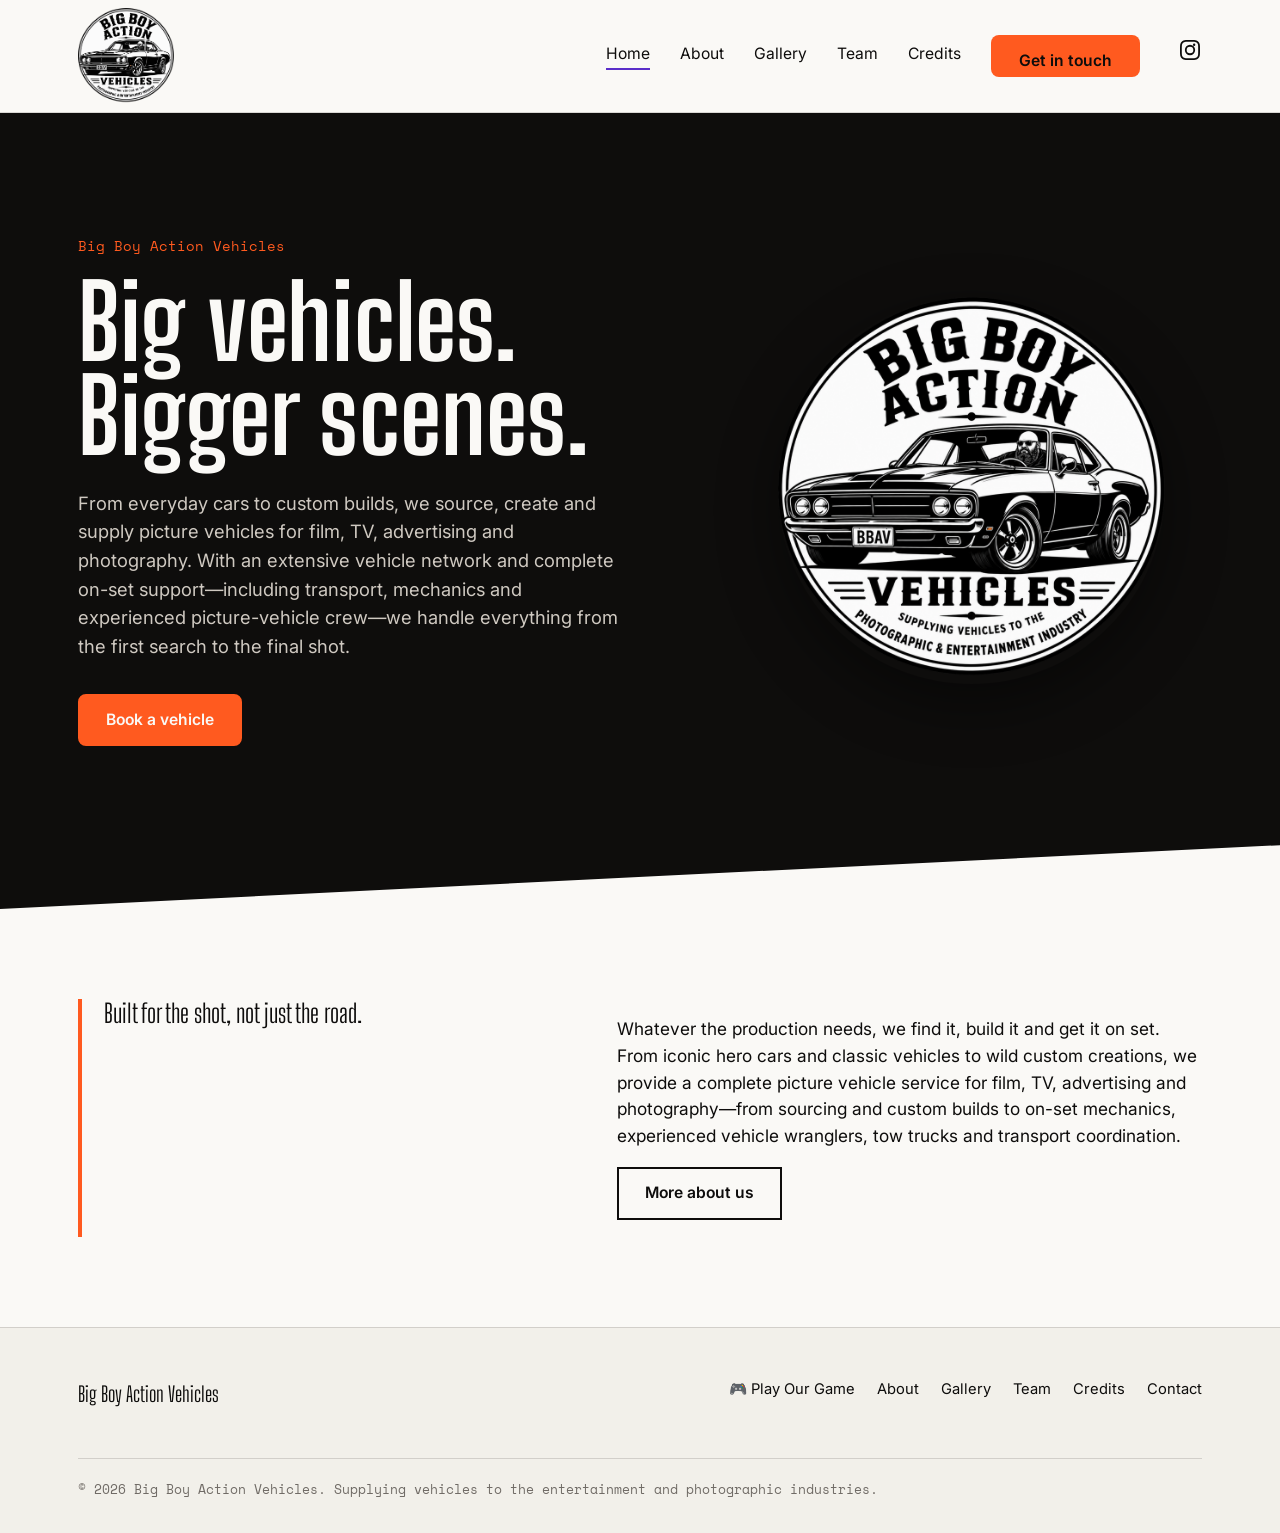
<file: index.html>
<!doctype html>
<html lang="en">
<head>
  <meta property="og:title" content="Big Boy Action Vehicles — Vehicles for Film, TV & Photography" />
<meta property="og:description" content="From everyday cars to custom builds, we source, create and supply picture vehicles for film, TV, advertising and photography." />
<meta property="og:image" content="https://www.bigboyactionvehicles.com/assets/logo-hero.png" />
<meta property="og:url" content="https://www.bigboyactionvehicles.com/" />
<meta property="og:type" content="website" />

<meta name="twitter:card" content="summary_large_image" />
<meta name="twitter:title" content="Big Boy Action Vehicles — Vehicles for Film, TV & Photography" />
<meta name="twitter:description" content="From everyday cars to custom builds, we source, create and supply picture vehicles for film, TV, advertising and photography." />
<meta name="twitter:image" content="https://www.bigboyactionvehicles.com/assets/logo-hero.png" />
<meta charset="utf-8">
<meta name="viewport" content="width=device-width, initial-scale=1">
<title>Big Boy Action Vehicles — Vehicles for Film, TV &amp; Photography</title>
<meta name="description" content="From everyday cars to custom builds, we source, create and supply picture vehicles for film, TV, advertising and photography. With an extensive vehicle network and complete on-set support—including transport, mechanics and experienced picture-vehicle crew—we handle everything from the first search to the final shot.">
<link rel="preconnect" href="https://fonts.googleapis.com">
<link href="https://fonts.googleapis.com/css2?family=Big+Shoulders+Display:wght@600;700;800&family=Inter:wght@400;500;600;700&family=Space+Mono&display=swap" rel="stylesheet">
<link rel="stylesheet" href="styles.css">
</head>
<body>

<header class="site-header">
  <div class="wrap">
    <a href="index.html" class="logo"><img src="assets/logo-header.png" alt="Big Boy Action Vehicles"></a>
    <button class="nav-toggle" aria-label="Open menu" aria-expanded="false">
      <span></span>
    </button>
    <nav class="main-nav">
      <a href="index.html" aria-current="page">Home</a>
      <a href="about.html">About</a>
      <a href="gallery.html">Gallery</a>
      <a href="team.html">Team</a>
      <a href="credits.html">Credits</a>
      <a href="contact.html" class="btn btn-solid">Get in touch</a>
       <a href="https://www.instagram.com/bigboyactionvehicles" target="_blank" rel="noopener" aria-label="Instagram" class="ig-icon">
  <svg xmlns="http://www.w3.org/2000/svg" viewBox="0 0 24 24" width="24" height="24" fill="currentColor">
    <path d="M12 2c2.717 0 3.056.01 4.122.06 1.065.05 1.79.217 2.428.465a4.9 4.9 0 0 1 1.771 1.153 4.9 4.9 0 0 1 1.153 1.771c.248.637.415 1.363.465 2.428.05 1.066.06 1.405.06 4.122s-.01 3.056-.06 4.122c-.05 1.065-.217 1.79-.465 2.428a4.9 4.9 0 0 1-1.153 1.771 4.9 4.9 0 0 1-1.771 1.153c-.637.248-1.363.415-2.428.465-1.066.05-1.405.06-4.122.06s-3.056-.01-4.122-.06c-1.065-.05-1.79-.217-2.428-.465a4.9 4.9 0 0 1-1.771-1.153 4.9 4.9 0 0 1-1.153-1.771c-.248-.637-.415-1.363-.465-2.428C2.01 15.056 2 14.717 2 12s.01-3.056.06-4.122c.05-1.065.217-1.79.465-2.428A4.9 4.9 0 0 1 3.678 3.68 4.9 4.9 0 0 1 5.45 2.525c.637-.248 1.363-.415 2.428-.465C8.944 2.01 9.283 2 12 2zm0 1.802c-2.67 0-2.986.01-4.04.059-.976.045-1.505.207-1.858.344-.466.181-.8.398-1.15.748-.35.35-.567.684-.748 1.15-.137.353-.3.882-.344 1.857-.05 1.055-.059 1.37-.059 4.04s.01 2.986.059 4.04c.045.976.207 1.505.344 1.858.181.466.399.8.748 1.15.35.35.684.567 1.15.748.353.137.882.3 1.857.344 1.054.05 1.37.059 4.041.059s2.987-.01 4.04-.059c.976-.045 1.506-.207 1.858-.344.466-.181.8-.399 1.15-.748.35-.35.567-.684.748-1.15.137-.353.3-.882.344-1.857.05-1.055.059-1.37.059-4.041s-.01-2.986-.059-4.04c-.045-.976-.207-1.505-.344-1.858a3.1 3.1 0 0 0-.748-1.15 3.1 3.1 0 0 0-1.15-.748c-.353-.137-.882-.3-1.857-.344-1.055-.05-1.37-.059-4.041-.059zm0 3.063a5.135 5.135 0 1 1 0 10.27 5.135 5.135 0 0 1 0-10.27zm0 1.802a3.333 3.333 0 1 0 0 6.666 3.333 3.333 0 0 0 0-6.666zm5.338-1.977a1.2 1.2 0 1 1-2.4 0 1.2 1.2 0 0 1 2.4 0z"/>
  </svg>
</a>
    </nav>
  </div>
</header>

<section class="hero">
  <div class="wrap">
    <div class="hero-copy">
      <p class="kicker">Big Boy Action Vehicles</p>
      <h1>Big vehicles.<br>Bigger scenes.</h1>
      <p class="lede">From everyday cars to custom builds, we source, create and supply picture vehicles for film, TV, advertising and photography. With an extensive vehicle network and complete on-set support—including transport, mechanics and experienced picture-vehicle crew—we handle everything from the first search to the final shot.</p>
      <div class="hero-actions">
        <a href="contact.html" class="btn btn-solid" style="border-color:var(--orange);">Book a vehicle</a>
      </div>
    </div>
    <div class="hero-art hero-art--filled" aria-hidden="true"><img src="assets/logo-hero.png" alt=""></div>
  </div>
</section>

<section class="section">
  <div class="wrap about-block">
    <div class="pull">Built for the shot, not just the road.</div>
    <div class="copy">
      <p> Whatever the production needs, we find it, build it and get it on set. From iconic hero cars and classic vehicles to wild custom creations, we provide a complete picture vehicle service for film, TV, advertising and photography—from sourcing and custom builds to on-set mechanics, experienced vehicle wranglers, tow trucks and transport coordination.</p>
      <p><a href="about.html" class="btn">More about us</a></p>
    </div>
  </div>
</section>

<footer class="site-footer">
  <div class="wrap">
    <div class="foot-logo">Big Boy Action Vehicles</div>
    <nav>
      <a href="/driving-victoria.html">🎮 Play Our Game</a>
      <a href="about.html">About</a>
      <a href="gallery.html">Gallery</a>
      <a href="team.html">Team</a>
      <a href="credits.html">Credits</a>
      <a href="contact.html">Contact</a>
    </nav>
    <div class="fine">© <span id="year"></span> Big Boy Action Vehicles. Supplying vehicles to the entertainment and photographic industries.</div>
  </div>
</footer>

<script src="script.js"></script>
<script>document.getElementById("year").textContent = new Date().getFullYear();</script>
</body>
</html>
</file>
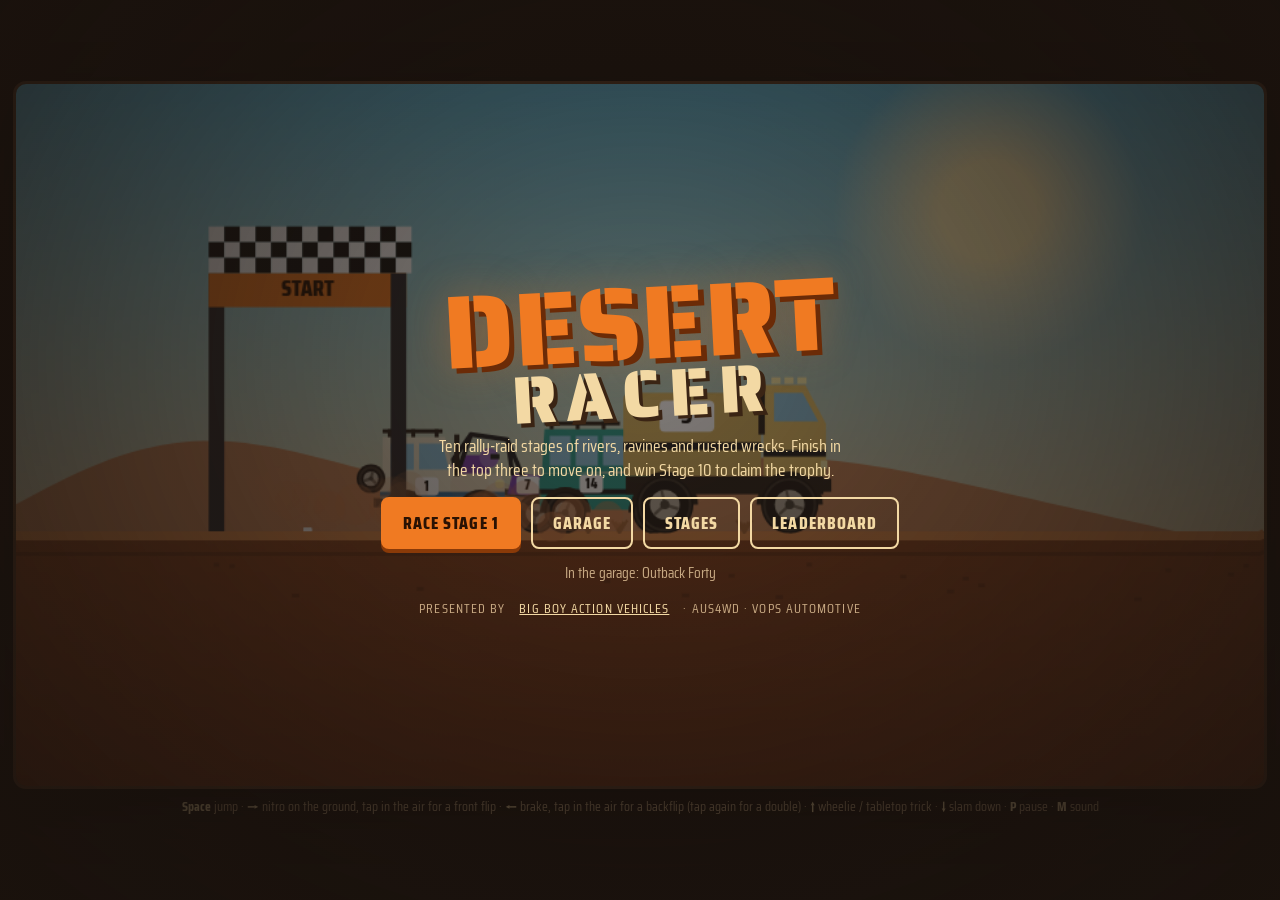
<file: desert-racer/index.html>
<!doctype html>
<html lang="en">
<head>
<meta charset="utf-8">
<meta name="viewport" content="width=device-width,initial-scale=1,viewport-fit=cover">
<meta name="description" content="DESERT RACER: a rally-raid arcade racer presented by Big Boy Action Vehicles.">
<title>DESERT RACER</title>
<link rel="preconnect" href="https://fonts.googleapis.com">
<link rel="preconnect" href="https://fonts.gstatic.com" crossorigin>
<link href="https://fonts.googleapis.com/css2?family=Saira+Stencil+One&family=Saira+Condensed:wght@500;700;800&display=swap" rel="stylesheet">
<style>
  /* Layout: one 16:9 race screen centred on a burnt-umber ground; menus float over it as rally road-book panels. Single dark look by design. */
  :root {
    --ground: #1A120D;
    --panel: #24180F;
    --panel-edge: #4A3220;
    --sand: #F3D9A4;
    --ink: #FFF4E2;
    --muted: #C7A983;
    --orange: #F07A22;
    --orange-ink: #2A1203;
    --sky: #4FB8E0;
    --good: #7FD48C;
    --bad: #FF6352;
    --display: "Saira Stencil One", "Impact", "Arial Black", sans-serif;
    --ui: "Saira Condensed", "Arial Narrow", system-ui, sans-serif;
    color-scheme: dark;
  }
  *, *::before, *::after { box-sizing: border-box; }
  [hidden] { display: none !important; }
  html, body { height: 100%; }
  body {
    margin: 0; background: var(--ground); color: var(--ink);
    font-family: var(--ui); font-size: 17px; overflow: hidden;
    -webkit-user-select: none; user-select: none;
  }
  .app {
    height: 100%; display: flex; flex-direction: column; align-items: center; justify-content: center;
    gap: 10px; padding-inline: 16px; padding-block: 10px;
  }
  .stage {
    position: relative; width: min(100%, calc((100dvh - 150px) * 16 / 9), 1280px);
    max-width: 100%; aspect-ratio: 16 / 9; border-radius: 10px; overflow: hidden;
    box-shadow: 0 0 0 3px var(--panel-edge), 0 18px 50px rgba(0,0,0,.5);
    background: #2b1d14; touch-action: none;
  }
  @media (pointer: fine) { .stage { width: min(100%, calc((100dvh - 70px) * 16 / 9), 1280px); } }
  canvas#cv { display: block; width: 100%; height: 100%; }
  .topbtns { position: absolute; top: 8px; left: 50%; transform: translateX(-50%); display: flex; gap: 6px; z-index: 2; }
  .icon-btn {
    width: clamp(30px, 3.6vw, 42px); height: clamp(30px, 3.6vw, 42px); border-radius: 50%; display: grid; place-items: center; padding: 0;
    border: 2px solid var(--sand); background: rgba(26,18,13,.7); color: var(--sand); cursor: pointer;
  }
  .icon-btn:focus-visible, .btn:focus-visible, .tab:focus-visible, .tile:focus-visible, input:focus-visible { outline: 3px solid var(--sky); outline-offset: 2px; }

  /* overlays */
  .ov {
    position: fixed; inset: 0; z-index: 10; overflow-y: auto;
    display: flex; flex-direction: column; align-items: center; justify-content: safe center;
    padding-inline: 16px; padding-block: max(18px, env(safe-area-inset-top, 0px)) max(18px, env(safe-area-inset-bottom, 0px));
    background: radial-gradient(ellipse at 50% 40%, rgba(26,18,13,.45), rgba(26,18,13,.88));
  }
  .ov.dim { background: rgba(26,18,13,.86); }
  .panel {
    width: min(100%, 820px); display: flex; flex-direction: column; align-items: center; gap: 14px; text-align: center;
  }
  .panel.boxed {
    background: var(--panel); border: 2px solid var(--panel-edge); border-radius: 14px; padding: 22px 18px;
    box-shadow: 0 20px 60px rgba(0,0,0,.45);
  }
  h1, h2 { font-family: var(--display); font-weight: 400; margin: 0; text-wrap: balance; letter-spacing: .02em; }
  h2 { font-size: clamp(1.8rem, 5vw, 2.6rem); color: var(--orange); line-height: 1; }
  .logo { display: flex; flex-direction: column; align-items: center; line-height: .82; transform: rotate(-3deg); }
  .logo .l1 { font-family: var(--display); font-size: clamp(3rem, 11vw, 6.5rem); color: var(--orange); text-shadow: 5px 5px 0 #6B2B07, 0 0 40px rgba(240,122,34,.35); }
  .logo .l2 { font-family: var(--display); font-size: clamp(2.2rem, 7.5vw, 4.2rem); color: var(--sand); letter-spacing: .14em; text-shadow: 4px 4px 0 #3A2414; }
  .tag { margin: 0; max-width: 46ch; color: var(--sand); font-size: 1.1rem; line-height: 1.35; }
  .small { margin: 0; color: var(--muted); font-size: .95rem; line-height: 1.4; max-width: 60ch; }
  .row { display: flex; flex-wrap: wrap; justify-content: center; gap: 10px; }
  .btn {
    font-family: var(--ui); font-weight: 800; font-size: 1.1rem; letter-spacing: .06em; text-transform: uppercase;
    padding: 10px 20px; border-radius: 8px; cursor: pointer;
    border: 2px solid var(--sand); background: transparent; color: var(--sand);
  }
  .btn:hover { background: rgba(243,217,164,.1); }
  .btn.primary { background: var(--orange); border-color: var(--orange); color: var(--orange-ink); box-shadow: 0 4px 0 #8A3A08; }
  .btn.primary:hover { background: #FF8C35; }
  .btn.primary:active { transform: translateY(3px); box-shadow: 0 1px 0 #8A3A08; }
  .btn:disabled { opacity: .45; cursor: default; }
  .linkbtn { background: none; border: 0; color: var(--muted); text-decoration: underline; font: inherit; cursor: pointer; padding: 4px; }

  .sponsor-row { display: flex; flex-wrap: wrap; justify-content: center; gap: 8px 14px; font-size: .85rem; color: var(--muted); letter-spacing: .08em; text-transform: uppercase; }
  .sponsor-row a { color: var(--sand); }

  /* garage */
  .garage-grid { width: 100%; display: grid; grid-template-columns: repeat(auto-fill, minmax(230px, 1fr)); gap: 12px; }
  .vcard {
    min-width: 0; display: flex; flex-direction: column; gap: 6px; padding: 12px; text-align: left;
    background: #1D140D; border: 2px solid var(--panel-edge); border-radius: 10px;
  }
  .vcard.sel { border-color: var(--orange); background: #2C1A0C; }
  .vcard canvas { width: 100%; aspect-ratio: 2 / 1; border-radius: 6px; background: linear-gradient(#6FC4E6, #F5D7A0 70%, #B9662F 70%); }
  .vcard .nm { font-family: var(--display); font-size: 1.25rem; color: var(--ink); line-height: 1.05; }
  .vcard .cls { font-size: .8rem; letter-spacing: .1em; text-transform: uppercase; color: var(--orange); }
  .bars { display: grid; grid-template-columns: auto 1fr; gap: 3px 8px; align-items: center; font-size: .78rem; text-transform: uppercase; letter-spacing: .06em; color: var(--muted); }
  .bar { height: 7px; border-radius: 4px; background: #3A2919; overflow: hidden; }
  .bar i { display: block; height: 100%; background: var(--sand); border-radius: 4px; }
  .pc { margin: 0; font-size: .9rem; line-height: 1.3; }
  .pc.pro::before { content: "+ "; color: var(--good); font-weight: 800; }
  .pc.con::before { content: "\2013 "; color: var(--bad); font-weight: 800; }
  .vcard .btn { margin-top: auto; font-size: .95rem; padding: 7px 12px; }

  /* stages */
  .stage-grid { width: 100%; display: grid; grid-template-columns: repeat(auto-fill, minmax(140px, 1fr)); gap: 10px; }
  .tile {
    font-family: var(--ui); text-align: left; padding: 10px 12px; border-radius: 10px; cursor: pointer; color: var(--ink);
    background: #1D140D; border: 2px solid var(--panel-edge); display: flex; flex-direction: column; gap: 2px; min-width: 0;
  }
  .tile:hover:not(:disabled) { border-color: var(--orange); }
  .tile:disabled { opacity: .45; cursor: default; }
  .tile .n { font-family: var(--display); font-size: 1.7rem; color: var(--orange); line-height: 1; }
  .tile .t { font-weight: 700; font-size: 1rem; line-height: 1.1; }
  .tile .b { font-size: .82rem; color: var(--muted); font-variant-numeric: tabular-nums; }

  /* leaderboard */
  .tabs { display: flex; flex-wrap: wrap; justify-content: center; gap: 6px; }
  .tab {
    font-family: var(--ui); font-weight: 800; font-size: 1rem; width: 44px; height: 38px; border-radius: 7px; cursor: pointer;
    border: 2px solid var(--panel-edge); background: #1D140D; color: var(--sand);
  }
  .tab.on { background: var(--orange); border-color: var(--orange); color: var(--orange-ink); }
  .board { width: 100%; border-collapse: collapse; font-variant-numeric: tabular-nums; text-align: left; }
  .board th { font-size: .78rem; letter-spacing: .1em; text-transform: uppercase; color: var(--muted); font-weight: 700; padding: 6px 8px; border-bottom: 2px solid var(--panel-edge); }
  .board td { padding: 8px; border-bottom: 1px solid #3A2919; font-size: 1.05rem; }
  .board td.rk { font-family: var(--display); color: var(--orange); width: 2.4em; }
  .board td.tm { text-align: right; font-weight: 800; }
  .board th.tm { text-align: right; }
  .board tr.me td { background: rgba(240,122,34,.13); }
  .board .veh { color: var(--muted); font-size: .9rem; }
  .board-wrap { width: 100%; overflow-x: auto; }

  /* results */
  .stats { display: grid; grid-template-columns: repeat(3, minmax(0, 1fr)); gap: 10px; width: 100%; }
  .stat { background: #1D140D; border-radius: 10px; padding: 10px 6px; display: flex; flex-direction: column; gap: 2px; }
  .stat .k { font-size: .75rem; letter-spacing: .12em; text-transform: uppercase; color: var(--muted); }
  .stat .v { font-family: var(--display); font-size: clamp(1.3rem, 4vw, 1.9rem); color: var(--ink); font-variant-numeric: tabular-nums; }
  .namerow { display: flex; flex-wrap: wrap; gap: 8px; justify-content: center; align-items: center; }
  .namerow label { font-size: .85rem; letter-spacing: .1em; text-transform: uppercase; color: var(--muted); }
  input#nameIn {
    font-family: var(--ui); font-size: 1.1rem; font-weight: 700; padding: 8px 12px; border-radius: 8px; width: 12em; max-width: 100%;
    border: 2px solid var(--panel-edge); background: #120C08; color: var(--ink); -webkit-user-select: text; user-select: text;
  }
  .status { min-height: 1.4em; }
  .trophy svg { width: min(220px, 50vw); height: auto; filter: drop-shadow(0 10px 30px rgba(255,190,60,.45)); }

  .toast {
    position: absolute; left: 50%; top: 18%; transform: translateX(-50%); z-index: 3; pointer-events: none;
    font-family: var(--display); font-size: clamp(1.2rem, 4vw, 2.4rem); color: var(--ink); text-align: center;
    background: rgba(26,18,13,.78); border: 2px solid var(--bad); border-radius: 10px; padding: 6px 18px; white-space: nowrap;
  }

  /* touch pad */
  .pad { width: min(100%, 1280px); display: none; grid-template-columns: repeat(2, minmax(0, 1fr)) 2px repeat(2, minmax(0, 1fr)) minmax(0, 1.4fr); gap: 6px; }
  @media (pointer: coarse) { .pad { display: grid; } .keys { display: none; } }
  .pad button {
    font-family: var(--ui); font-weight: 800; font-size: clamp(.68rem, 2.6vw, .95rem); line-height: 1.05; letter-spacing: .02em; text-transform: uppercase;
    height: 64px; min-width: 0; border-radius: 12px; border: 2px solid var(--panel-edge); background: #2A1C12; color: var(--sand);
    touch-action: none; -webkit-tap-highlight-color: transparent; padding: 4px;
  }
  .pad button span { display: block; font-size: 1.5rem; line-height: 1; }
  .pad button.on { background: var(--sand); color: var(--ground); }
  .pad button.jump { background: var(--orange); color: var(--orange-ink); border-color: var(--orange); font-size: clamp(.9rem, 3.6vw, 1.3rem); }
  .pad button.jump.on { background: #FFB070; }
  .pad .gapcol { width: 2px; }
  .rotate-hint { display: none; margin: 0; font-size: .9rem; color: var(--muted); text-align: center; }
  @media (pointer: coarse) and (orientation: portrait) { .rotate-hint { display: block; } }
  .keys { margin: 0; font-size: .85rem; color: var(--muted); text-align: center; max-width: 100%; }
  .keys b { color: var(--sand); }
  @media (prefers-reduced-motion: reduce) { .logo { transform: none; } }
</style>
</head>
<body>
<div class="app">
  <div class="stage" id="stage">
    <canvas id="cv" width="960" height="540" aria-label="Desert Racer game screen"></canvas>
    <div class="topbtns" id="topbtns" hidden>
      <button class="icon-btn" id="muteBtn" aria-label="Turn sound off"></button>
      <button class="icon-btn" id="pauseBtn" aria-label="Pause"><svg viewBox="0 0 16 16" width="16" height="16" aria-hidden="true"><rect x="3" y="2" width="3.6" height="12" rx="1" fill="currentColor"/><rect x="9.4" y="2" width="3.6" height="12" rx="1" fill="currentColor"/></svg></button>
    </div>
    <div class="toast" id="toast" hidden></div>
  </div>

  <p class="rotate-hint">Turn your phone sideways for a bigger view.</p>
  <div class="pad" id="pad" aria-label="Touch controls">
    <button data-k="left"><span>&#9664;</span>Brake / Backflip</button>
    <button data-k="right"><span>&#9654;</span>Nitro / Flip</button>
    <div class="gapcol"></div>
    <button data-k="up"><span>&#9650;</span>Trick</button>
    <button data-k="down"><span>&#9660;</span>Slam</button>
    <button data-k="jump" class="jump">Jump</button>
  </div>
  <p class="keys"><b>Space</b> jump &middot; <b>&rarr;</b> nitro on the ground, tap in the air for a front flip &middot; <b>&larr;</b> brake, tap in the air for a backflip (tap again for a double) &middot; <b>&uarr;</b> wheelie / tabletop trick &middot; <b>&darr;</b> slam down &middot; <b>P</b> pause &middot; <b>M</b> sound</p>
</div>

<!-- Title -->
<div class="ov" id="menu">
  <div class="panel">
    <div class="logo" aria-label="Desert Racer"><span class="l1">DESERT</span><span class="l2">RACER</span></div>
    <p class="tag">Ten rally-raid stages of rivers, ravines and rusted wrecks. Finish in the top three to move on, and win Stage 10 to claim the trophy.</p>
    <div class="row">
      <button class="btn primary" id="playBtn">Race Stage 1</button>
      <button class="btn" id="garageBtn">Garage</button>
      <button class="btn" id="stagesBtn">Stages</button>
      <button class="btn" id="boardBtn">Leaderboard</button>
    </div>
    <p class="small" id="menuVeh">In the garage: Outback Forty</p>
    <div class="sponsor-row">Presented by <a href="https://www.bigboyactionvehicles.com" target="_blank" rel="noopener">Big Boy Action Vehicles</a> &middot; AUS4WD &middot; VOPS Automotive</div>
  </div>
</div>

<!-- Garage -->
<div class="ov dim" id="garage" hidden>
  <div class="panel">
    <h2>Garage</h2>
    <p class="small">Light buggies are fast and flip easily, but one crash ends the run. The big 4WDs and the rally truck can crash three times and keep going.</p>
    <div class="garage-grid" id="garageGrid"></div>
    <button class="btn primary" id="garageDone">Done</button>
  </div>
</div>

<!-- Stages -->
<div class="ov dim" id="stages" hidden>
  <div class="panel">
    <h2>Stages</h2>
    <p class="small">Each stage gets longer, with wider gaps and more wrecks. Finish in the top three to unlock the next one.</p>
    <div class="stage-grid" id="stageGrid"></div>
    <button class="btn" id="stagesBack">Back</button>
  </div>
</div>

<!-- Leaderboard -->
<div class="ov dim" id="board" hidden>
  <div class="panel boxed">
    <h2>Leaderboard</h2>
    <p class="small">Fastest 10 times for each stage. A trophy marks drivers who have won the Grand Finale.</p>
    <div class="tabs" id="boardTabs" role="tablist"></div>
    <div class="board-wrap">
      <table class="board">
        <thead><tr><th>#</th><th>Driver</th><th>Vehicle</th><th class="tm">Time</th></tr></thead>
        <tbody id="boardBody"></tbody>
      </table>
    </div>
    <p class="small status" id="boardStatus"></p>
    <button class="btn" id="boardBack">Back</button>
  </div>
</div>

<!-- Pause -->
<div class="ov dim" id="pause" hidden>
  <div class="panel">
    <h2>Paused</h2>
    <div class="row">
      <button class="btn primary" id="resumeBtn">Resume</button>
      <button class="btn" id="restartBtn">Restart stage</button>
      <button class="btn" id="quitBtn">Quit to menu</button>
    </div>
  </div>
</div>

<!-- Stage result -->
<div class="ov" id="result" hidden>
  <div class="panel boxed">
    <h2 id="resTitle">Stage clear</h2>
    <p class="small" id="resText"></p>
    <div class="stats">
      <div class="stat"><span class="k">Time</span><span class="v" id="resTime">0:00.00</span></div>
      <div class="stat"><span class="k">Finish</span><span class="v" id="resPlace">1st</span></div>
      <div class="stat"><span class="k">Points</span><span class="v" id="resPts">0</span></div>
    </div>
    <form class="namerow" id="nameForm">
      <label for="nameIn">Driver name</label>
      <input id="nameIn" maxlength="16" autocomplete="nickname" placeholder="Your name">
      <button class="btn" type="submit" id="postBtn">Post time</button>
    </form>
    <p class="small status" id="postStatus" role="status" aria-live="polite"></p>
    <div class="row">
      <button class="btn primary" id="nextBtn">Next stage</button>
      <button class="btn" id="retryBtn">Retry</button>
      <button class="btn" id="resBoardBtn">Leaderboard</button>
      <button class="btn" id="resMenuBtn">Menu</button>
    </div>
  </div>
</div>

<!-- Game over -->
<div class="ov" id="over" hidden>
  <div class="panel boxed">
    <h2 id="overTitle">Wiped out</h2>
    <p class="tag" id="overText"></p>
    <p class="small" id="overSub"></p>
    <div class="row">
      <button class="btn primary" id="overRetry">Try again</button>
      <button class="btn" id="overGarage">Garage</button>
      <button class="btn" id="overMenu">Menu</button>
    </div>
  </div>
</div>

<!-- Trophy -->
<div class="ov" id="trophy" hidden>
  <div class="panel">
    <div class="trophy"><svg viewBox="0 0 200 230" aria-hidden="true">
      <defs><linearGradient id="gold" x1="0" x2="1"><stop offset="0" stop-color="#B9791C"/><stop offset=".45" stop-color="#FFE08A"/><stop offset="1" stop-color="#C98A22"/></linearGradient></defs>
      <path d="M44 22h112v40c0 38-24 64-56 64S44 100 44 62z" fill="url(#gold)"/>
      <path d="M44 34H18c0 34 14 50 34 52M156 34h26c0 34-14 50-34 52" fill="none" stroke="url(#gold)" stroke-width="10" stroke-linecap="round"/>
      <rect x="88" y="124" width="24" height="40" fill="url(#gold)"/>
      <rect x="58" y="162" width="84" height="16" rx="3" fill="url(#gold)"/>
      <rect x="44" y="178" width="112" height="40" rx="4" fill="#3A2414"/>
      <rect x="56" y="188" width="88" height="20" rx="2" fill="#F07A22"/>
      <text x="100" y="203" text-anchor="middle" font-family="Saira Condensed, Arial Narrow, sans-serif" font-weight="800" font-size="13" fill="#2A1203">ULTIMATE DRIVER</text>
      <path d="M100 42l7 15 16 2-12 11 3 16-14-8-14 8 3-16-12-11 16-2z" fill="#FFF4C8" opacity=".9"/>
    </svg></div>
    <h2>Ultimate Driver</h2>
    <p class="tag" id="trophyText">You won the Grand Finale. The trophy is yours.</p>
    <div class="row">
      <button class="btn primary" id="trophyBoard">Continue</button>
      <button class="btn" id="trophyMenu">Menu</button>
    </div>
  </div>
</div>
<script>
(() => {
'use strict';
const W = 960, H = 540, G = 900, PXM = 15, STEP = 4;
const $ = id => document.getElementById(id);
const cv = $('cv'), ctx = cv.getContext('2d');
let dpr = 1;
function resize() { dpr = Math.min(2, window.devicePixelRatio || 1); cv.width = W * dpr; cv.height = H * dpr; }
resize(); addEventListener('resize', resize);

const store = {
  get(k, d) { try { const v = localStorage.getItem('dr-' + k); return v == null ? d : JSON.parse(v); } catch (e) { return d; } },
  set(k, v) { try { localStorage.setItem('dr-' + k, JSON.stringify(v)); } catch (e) {} }
};
const clamp = (v, a, b) => v < a ? a : v > b ? b : v;
const lerp = (a, b, t) => a + (b - a) * t;
const wrapPi = a => { a = (a + Math.PI) % (2 * Math.PI); if (a < 0) a += 2 * Math.PI; return a - Math.PI; };
const snap = L => Math.max(STEP, Math.round(L / STEP) * STEP);
function mulberry32(a) { return function () { a |= 0; a = a + 0x6D2B79F5 | 0; let t = Math.imul(a ^ a >>> 15, 1 | a); t = t + Math.imul(t ^ t >>> 7, 61 | t) ^ t; return ((t ^ t >>> 14) >>> 0) / 4294967296; }; }
const hash = i => { let x = Math.imul(i ^ 0x9E3779B9, 0x85EBCA6B); x ^= x >>> 13; x = Math.imul(x, 0xC2B2AE35); x ^= x >>> 16; return (x >>> 0) / 4294967296; };
const fmtTime = ms => { if (ms == null || !isFinite(ms)) return '–'; const s = ms / 1000, m = Math.floor(s / 60), r = s - m * 60; return m + ':' + (r < 10 ? '0' : '') + r.toFixed(2); };
const ordinal = n => n + (['th', 'st', 'nd', 'rd'][(n % 100 - 20) % 10] || ['th', 'st', 'nd', 'rd'][n % 100] || 'th');
const UI_FONT = '"Saira Condensed", "Arial Narrow", system-ui, sans-serif';
const DISP_FONT = '"Saira Stencil One", Impact, "Arial Black", sans-serif';

// ---------- Sponsors (same artwork as the DRIVING VICTORIA billboards) ----------
const mkImg = src => { const i = new Image(); i.src = src; return i; };
const SPONSORS = [
  { img: mkImg('[data-uri]'), aspect: 1, bg: '#FFFFFF' },
  { img: mkImg('[data-uri]'), aspect: 400 / 83, bg: '#24252A' },
  { img: mkImg('[data-uri]'), aspect: 400 / 91, bg: '#FFFFFF' }
];

// ---------- Stages ----------
const STAGES = [
  { name: 'Red Dust Prologue', sky: ['#5EC3E8', '#F7D9A8'], far: '#C9875C', mid: '#A05E38', dirt: ['#C1662F', '#6E3218'], crust: '#E28C4C', dust: '214,128,76', sun: '#FFF1B8' },
  { name: 'Creek Crossing', sky: ['#62C6EC', '#E6F2D8'], far: '#8DAA86', mid: '#5F8457', dirt: ['#9B6B3E', '#4E331C'], crust: '#88AE5E', dust: '170,130,90', sun: '#FFF6C8' },
  { name: 'Gibber Plains', sky: ['#4DB2E0', '#FBE3B6'], far: '#B87256', mid: '#8B4E37', dirt: ['#B5582E', '#632A15'], crust: '#D47A4A', dust: '200,110,70', sun: '#FFEFB0' },
  { name: 'Ravine Run', sky: ['#3FA4D8', '#F5C98E'], far: '#9A6656', mid: '#6F4234', dirt: ['#A8532E', '#562614'], crust: '#CB6C3E', dust: '190,100,60', sun: '#FFE7A0' },
  { name: 'Scrapyard Flats', sky: ['#58B9E0', '#EBDDBB'], far: '#9C9A7E', mid: '#6E6C55', dirt: ['#9C7448', '#523A23'], crust: '#BDA066', dust: '180,150,110', sun: '#FFF4C8' },
  { name: 'Spinifex Sprint', sky: ['#4AAFDD', '#F9E6A8'], far: '#C49656', mid: '#97723F', dirt: ['#C98A3E', '#6E4519'], crust: '#C9B452', dust: '215,170,100', sun: '#FFF0A8' },
  { name: 'Dune Sea', sky: ['#45A9E0', '#FCE8BF'], far: '#EDC27C', mid: '#D9A055', dirt: ['#E3AE62', '#A06C30'], crust: '#F6CF88', dust: '235,195,130', sun: '#FFF7D0' },
  { name: 'Gorge Leap', sky: ['#F08A4B', '#FDD39A'], far: '#8A4842', mid: '#5E2D2C', dirt: ['#A44A2A', '#4E1C10'], crust: '#CC683C', dust: '190,95,60', sun: '#FFE2A0' },
  { name: 'Dusk Stage', sky: ['#2A2D5C', '#E5735A'], far: '#5A3656', mid: '#36213A', dirt: ['#7E3F2A', '#341710'], crust: '#AA5C3C', dust: '150,90,70', sun: '#FFB58A', stars: true },
  { name: 'The Grand Finale', sky: ['#3B8FD6', '#FFD27A'], far: '#BE5634', mid: '#8A3520', dirt: ['#C0502A', '#5E200F'], crust: '#E57A40', dust: '215,110,60', sun: '#FFF0B0' }
];

// ---------- Vehicles (made-up names) ----------
const VEHICLES = [
  { id: 'forty', name: 'Outback Forty', cls: 'Classic 4WD', lives: 3, vmax: 455, acc: 300, jump: 470, rot: 7, tol: 0.85, color: '#E9E1C9', trim: '#2F6E9C', snd: 'big',
    pro: 'Built like a tank. Survives 3 crashes.', con: 'Spins slowly, so flips need big air and an early start.' },
  { id: 'ridge', name: 'Ridgeback Dual-Cab', cls: 'Modern 4WD ute', lives: 3, vmax: 490, acc: 340, jump: 480, rot: 7.8, tol: 0.85, color: '#C8312B', trim: '#232327', snd: 'big',
    pro: 'Quickest of the 4WDs and survives 3 crashes.', con: 'Long and heavy in the air.' },
  { id: 'kodiak', name: 'Kodiak Wagon', cls: 'Modern 4WD wagon', lives: 3, vmax: 475, acc: 320, jump: 460, rot: 7, tol: 1.0, color: '#46694A', trim: '#E2D3A8', snd: 'big',
    pro: 'Soft suspension forgives rough landings. Survives 3 crashes.', con: 'Floaty and a little sluggish.' },
  { id: 'sandfly', name: 'Sandfly Buggy', cls: 'Light buggy', lives: 1, vmax: 575, acc: 540, jump: 540, rot: 13, tol: 0.95, color: '#FFC21A', trim: '#1B1B1B', snd: 'whine',
    pro: 'Rockets off the line and can fit a double backflip into one jump.', con: 'One crash and the run is over.' },
  { id: 'scorp', name: 'Scorpion Trophy Buggy', cls: 'Long-travel buggy', lives: 1, vmax: 600, acc: 470, jump: 560, rot: 11, tol: 1.1, color: '#1E9FD6', trim: '#F4F1E8', snd: 'whine',
    pro: 'Highest top speed, and long suspension soaks up landings.', con: 'One crash and the run is over.' },
  { id: 'titan', name: 'Dune Titan Rally Truck', cls: 'Rally-raid truck', lives: 3, vmax: 440, acc: 250, jump: 430, rot: 6, tol: 0.8, color: '#F36B1C', trim: '#F4F1E8', snd: 'truck', crusher: true,
    pro: 'Flattens rusted wrecks instead of crashing. Survives 3 crashes.', con: 'Slowest to accelerate, and it only flips off the biggest jumps.' }
];
const GEOM = {
  forty: { len: 96, h: 76, r: 15 }, ridge: { len: 112, h: 74, r: 16 }, kodiak: { len: 108, h: 80, r: 16 },
  sandfly: { len: 88, h: 74, r: 17 }, scorp: { len: 116, h: 76, r: 18 }, titan: { len: 152, h: 114, r: 22 }
};
const vehById = id => VEHICLES.find(v => v.id === id) || VEHICLES[0];
const RIVAL_NAMES = ['Sandy Banks', 'Big Kev', 'Mad Marge', 'Dusty Rhodes', 'Rocky Ridge', 'Skid Morrow', 'Gravel Gus', 'Red Rita'];
const RIVAL_PAINT = ['#7A3FB0', '#2A9D8F', '#E9C46A', '#D1495B', '#3D5A80', '#8AB17D', '#F4A261', '#EDEDE4'];

// ---------- Saved progress ----------
let selectedId = store.get('veh', 'forty'); if (!VEHICLES.some(v => v.id === selectedId)) selectedId = 'forty';
let unlocked = clamp(store.get('unlocked', 1) | 0, 1, 10);
let bests = store.get('bests', {}) || {};
let driverName = store.get('name', '') || '';
let hasTrophy = !!store.get('trophy', false);

// ---------- Course generation (seeded, so every driver races the same stage) ----------
function buildCourse(si) {
  const d = si / 9, rng = mulberry32(4242 + si * 977);
  const len = snap((1150 + si * 160) * PXM);
  const total = len + 3200, n = Math.ceil(total / STEP) + 4;
  const h = new Float32Array(n);
  let cx = 0, cy = 0;
  const feats = [];
  const put = (x, y) => { const i = Math.round(x / STEP); if (i >= 0 && i < n) h[i] = y; };
  const line = (L, dy) => { L = snap(L); for (let x = 0; x < L; x += STEP) put(cx + x, cy + dy * x / L); cx += L; cy += dy; };
  const curve = (L, dy) => { L = snap(L); for (let x = 0; x < L; x += STEP) put(cx + x, cy + dy * (1 - Math.cos(Math.PI * x / L)) / 2); cx += L; cy += dy; };
  const hill = (L, amp) => { L = snap(L); for (let x = 0; x < L; x += STEP) put(cx + x, cy - amp * Math.sin(Math.PI * x / L)); cx += L; };
  const flat = L => line(L, 0);
  const gap = L => { L = snap(L); for (let x = 0; x < L; x += STEP) put(cx + x, NaN); cx += L; };

  const wreck = (stacked) => {
    const ww = stacked ? 112 : 96, wh = stacked ? 80 : 44;
    feats.push({ type: 'wreck', x0: cx, x1: cx + ww, top: cy - wh, gy: cy, stacked, hue: rng(), hit: false, done: false, crushed: false });
    flat(ww);
  };
  const river = () => {
    const lip = 40 + rng() * 20;
    line(120, -lip);
    const x0 = cx; gap(150 + d * 230 + rng() * 70);
    feats.push({ type: 'river', x0, x1: cx, lipY: cy, landY: cy + lip, waterY: cy + lip + 55, done: false });
    cy += lip; flat(450);
  };
  const ravine = () => {
    const lip = 50 + rng() * 20;
    line(140, -lip);
    const x0 = cx; gap(200 + d * 260 + rng() * 80);
    const landY = cy + lip * 0.5;
    feats.push({ type: 'ravine', x0, x1: cx, lipY: cy, landY, done: false });
    cy = landY; flat(60); curve(220, lip * 0.5); flat(140);
  };
  const kicker = () => {
    const up = 50 + rng() * 30 + 30 * d;
    line(150 + rng() * 40, -up);
    feats.push({ type: 'kick', x0: cx, x1: cx + 300, lipY: cy });
    cy += up; flat(80); curve(300, 30); flat(480);
  };

  flat(640);
  while (cx < len - 900) {
    flat(lerp(260, 150, d) + rng() * 170);
    const opts = [
      ['roll', 3], ['whoops', 2 - d], ['kick', 2], ['river', 2.2 + d],
      ['ravine', si >= 2 ? 1.4 + 2 * d : 0], ['wreck', si >= 1 ? 1.6 + 1.2 * d : 0.7],
      ['climb', cy > -200 ? 1.3 : 0], ['descend', cy < -60 ? 1.6 : 0], ['combo', si >= 4 ? 2 * d : 0]
    ];
    let sum = 0; for (const o of opts) sum += o[1];
    let r = rng() * sum, pick = 'roll';
    for (const o of opts) { if ((r -= o[1]) <= 0) { pick = o[0]; break; } }
    if (pick === 'roll') hill(300 + rng() * 300, 30 + rng() * 60 * (0.6 + d));
    else if (pick === 'whoops') { const k = 4 + Math.floor(rng() * 4); for (let i = 0; i < k; i++) hill(76, 12 + 8 * d); }
    else if (pick === 'kick') kicker();
    else if (pick === 'river') river();
    else if (pick === 'ravine') ravine();
    else if (pick === 'wreck') {
      flat(180); wreck(si >= 4 && rng() < 0.35 + 0.3 * d);
      if (si >= 6 && rng() < 0.5) { flat(36); wreck(false); }
      flat(220);
    }
    else if (pick === 'climb') { curve(380 + rng() * 200, -(80 + rng() * 80)); flat(160); }
    else if (pick === 'descend') { curve(420 + rng() * 200, Math.min(-cy, 80 + rng() * 80)); flat(120); }
    else if (pick === 'combo') { river(); flat(380 + rng() * 120); wreck(false); flat(200); }
  }
  while (cx < total) flat(200);
  const finish = Math.max(cx - 3000, len);

  // AI driving line: arcs over gaps, wrecks and kickers
  const gAt0 = x => { const f = x / STEP, i = Math.floor(f); if (i < 0) return h[0]; if (i >= n - 1) return h[n - 1]; const a = h[i], b = h[i + 1]; return a + (b - a) * (f - i); };
  const arcs = [];
  for (const f of feats) {
    if (f.type === 'river' || f.type === 'ravine') { const xa = f.x0 - 8, xb = f.x1 + 70; arcs.push({ type: f.type, xa, xb, ya: gAt0(xa), yb: gAt0(xb), pk: 16 + (f.x1 - f.x0) * 0.07 }); }
    else if (f.type === 'kick') { const xa = f.x0 - 4, xb = f.x0 + 280; arcs.push({ type: 'kick', xa, xb, ya: gAt0(xa), yb: gAt0(xb), pk: 20 }); }
    else if (f.type === 'wreck') { const xa = f.x0 - 95, xb = f.x1 + 95; arcs.push({ type: 'wreck', xa, xb, ya: f.gy, yb: f.gy, pk: (f.gy - f.top) + 26 }); }
  }
  arcs.sort((a, b) => a.xa - b.xa);
  const boards = [];
  for (let m = 150, k = 0; m * PXM < finish + 600; m += 300, k++) {
    let x = m * PXM; for (let t = 0; t < 200 && isNaN(gAt0(x)); t++) x += 20;
    boards.push({ x, sp: SPONSORS[k % SPONSORS.length] });
  }
  return { si, h, n, len, finish, feats, arcs, boards, theme: STAGES[si] };
}

function gAt(c, x) { const f = x / STEP, i = Math.floor(f); if (i < 0) return c.h[0]; if (i >= c.n - 1) return c.h[c.n - 1]; const a = c.h[i], b = c.h[i + 1]; return a + (b - a) * (f - i); }
function slopeAt(c, x) { const a = gAt(c, x - 6), b = gAt(c, x + 6); if (isNaN(a) || isNaN(b)) return 0; return (b - a) / 12; }
function aiY(c, x) {
  for (const a of c.arcs) {
    if (x < a.xa) break;
    if (x <= a.xb) { const t = (x - a.xa) / (a.xb - a.xa); return lerp(a.ya, a.yb, t) - a.pk * 4 * t * (1 - t); }
  }
  let y = gAt(c, x);
  if (isNaN(y)) y = 0;
  for (const an of S.animals) {
    const dx = x - an.x;
    if (!an.gone && Math.abs(dx) < 90) y = Math.min(y, an.gy - ((an.type === 'roo' ? 80 : 50) + 20) * Math.cos(Math.PI / 2 * dx / 90));
  }
  return y;
}

// ---------- Sound ----------
const Snd = {
  ac: null, master: null, eng: null, muted: !!store.get('muted', false), noiseBuf: null,
  init() {
    if (this.ac) { if (this.ac.state === 'suspended') this.ac.resume(); return; }
    try {
      const AC = window.AudioContext || window.webkitAudioContext; if (!AC) return;
      this.ac = new AC();
      this.master = this.ac.createGain(); this.master.gain.value = this.muted ? 0 : 0.8; this.master.connect(this.ac.destination);
      const len = this.ac.sampleRate; const b = this.ac.createBuffer(1, len, this.ac.sampleRate); const dch = b.getChannelData(0);
      for (let i = 0; i < len; i++) dch[i] = Math.random() * 2 - 1;
      this.noiseBuf = b;
    } catch (e) { this.ac = null; }
  },
  setMuted(m) { this.muted = m; store.set('muted', m); if (this.master) this.master.gain.setTargetAtTime(m ? 0 : 0.8, this.ac.currentTime, 0.05); updateMuteBtn(); },
  engineStart(kind) {
    this.engineStop(); if (!this.ac) return;
    const ac = this.ac, t = ac.currentTime;
    // idle/redline pitch in Hz, gear count, and tone for each engine type
    const P = { big: { t1: 'sawtooth', t2: 'square', idle: 34, red: 118, gears: 5, lfo: 14, depth: 0.45, f0: 380, f1: 1300, q: 1.5, drive: 0, vol: 0.16 },
                truck: { t1: 'sawtooth', t2: 'sawtooth', idle: 25, red: 86, gears: 6, lfo: 9, depth: 0.55, f0: 300, f1: 900, q: 1.5, drive: 0, vol: 0.2 },
                whine: { t1: 'sawtooth', t2: 'square', idle: 52, red: 205, gears: 5, lfo: 26, depth: 0.3, f0: 650, f1: 2600, q: 3, drive: 2.6, vol: 0.12 } }[kind];
    const o1 = ac.createOscillator(), o2 = ac.createOscillator(), o3 = ac.createOscillator(), g2 = ac.createGain(), g3 = ac.createGain();
    const filt = ac.createBiquadFilter(), gain = ac.createGain(), shift = ac.createGain();
    const lfo = ac.createOscillator(), lfoG = ac.createGain();
    o1.type = P.t1; o2.type = P.t2; o3.type = 'sawtooth';
    o1.frequency.value = P.idle; o2.frequency.value = P.idle * 0.5; o3.frequency.value = P.idle * 1.006;
    g2.gain.value = 0.55; g3.gain.value = 0.3;
    filt.type = 'lowpass'; filt.frequency.value = P.f0; filt.Q.value = P.q;
    gain.gain.setValueAtTime(0, t); gain.gain.linearRampToValueAtTime(P.vol, t + 0.4);
    shift.gain.value = 1;
    lfo.frequency.value = P.lfo; lfoG.gain.value = P.vol * P.depth;
    lfo.connect(lfoG); lfoG.connect(gain.gain);
    const mix = ac.createGain();
    o1.connect(mix); o2.connect(g2); g2.connect(mix); o3.connect(g3); g3.connect(mix);
    if (P.drive) {
      const ws = ac.createWaveShaper(), curve = new Float32Array(1024);
      for (let i = 0; i < 1024; i++) { const x = i / 511.5 - 1; curve[i] = Math.tanh(x * P.drive); }
      ws.curve = curve; mix.connect(ws); ws.connect(filt);
    } else mix.connect(filt);
    filt.connect(shift); shift.connect(gain); gain.connect(this.master);
    o1.start(); o2.start(); o3.start(); lfo.start();
    this.eng = { o1, o2, o3, filt, gain, shift, lfo, P, kind, gear: 1, rpm: 0.2, popT: 0, last: 0 };
  },
  // Engine revs climb through each gear, then drop on an upshift with a short lift in volume.
  engineUpdate(frac, air, idle) {
    const e = this.eng; if (!e) return; const t = this.ac.currentTime, P = e.P;
    const n = P.gears, f = clamp(frac, 0, 1.35);
    // gear bands: low gears are short, top gear is long
    const edge = g => g <= 0 ? 0 : Math.pow(g / n, 1.25) * 1.05;
    let shifted = 0;
    if (!air) {
      while (e.gear < n && f > edge(e.gear) + 0.01) { e.gear++; shifted = 1; }
      while (e.gear > 1 && f < edge(e.gear - 1) - 0.05) { e.gear--; shifted = -1; }
    }
    const lo = edge(e.gear - 1), hi = e.gear === n ? 1.35 : edge(e.gear);
    let target = 0.32 + 0.68 * clamp((f - lo) / Math.max(hi - lo, 0.01), 0, 1);
    if (e.gear === 1) target = 0.18 + 0.82 * clamp(f / Math.max(hi, 0.01), 0, 1);
    if (air) target = Math.min(1, e.rpm + 0.25);
    if (idle) target = Math.min(target, 0.3);
    e.rpm = lerp(e.rpm, target, shifted ? 1 : 0.25);
    const fr = P.idle + (P.red - P.idle) * e.rpm;
    const tc = shifted ? 0.02 : 0.05;
    e.o1.frequency.setTargetAtTime(fr, t, tc); e.o2.frequency.setTargetAtTime(fr * 0.5, t, tc); e.o3.frequency.setTargetAtTime(fr * 1.006, t, tc);
    e.filt.frequency.setTargetAtTime(P.f0 + (P.f1 - P.f0) * e.rpm, t, 0.06);
    e.lfo.frequency.setTargetAtTime(P.lfo * (0.5 + e.rpm), t, 0.08);
    e.gain.gain.setTargetAtTime(idle ? P.vol * 0.55 : P.vol * (0.75 + 0.25 * e.rpm), t, 0.1);
    if (shifted > 0) {
      e.shift.gain.cancelScheduledValues(t); e.shift.gain.setValueAtTime(1, t); e.shift.gain.linearRampToValueAtTime(0.35, t + 0.04); e.shift.gain.linearRampToValueAtTime(1, t + 0.16);
      if (e.kind === 'whine') this.pop();
    }
    if (e.kind === 'whine') {
      e.popT -= 0.016;
      if ((frac < e.last - 0.02 || air) && e.popT <= 0 && Math.random() < 0.25) { this.pop(); e.popT = 0.08 + Math.random() * 0.15; }
      e.last = frac;
    }
  },
  engineStop() {
    const e = this.eng; if (!e) return; this.eng = null;
    try { const t = this.ac.currentTime; e.gain.gain.cancelScheduledValues(t); e.gain.gain.setTargetAtTime(0, t, 0.08); e.o1.stop(t + 0.4); e.o2.stop(t + 0.4); e.o3.stop(t + 0.4); e.lfo.stop(t + 0.4); } catch (err) {}
  },
  tone(freq, dur, type = 'sine', vol = 0.2, slide = null, delay = 0) {
    if (!this.ac) return; const ac = this.ac, t = ac.currentTime + delay;
    const o = ac.createOscillator(), g = ac.createGain(); o.type = type; o.frequency.setValueAtTime(freq, t);
    if (slide) o.frequency.exponentialRampToValueAtTime(slide, t + dur);
    g.gain.setValueAtTime(vol, t); g.gain.exponentialRampToValueAtTime(0.001, t + dur);
    o.connect(g); g.connect(this.master); o.start(t); o.stop(t + dur + 0.05);
  },
  noise(dur, vol = 0.3, freq = 1200, type = 'lowpass', delay = 0, sweep = null) {
    if (!this.ac || !this.noiseBuf) return; const ac = this.ac, t = ac.currentTime + delay;
    const s = ac.createBufferSource(), f = ac.createBiquadFilter(), g = ac.createGain();
    s.buffer = this.noiseBuf; f.type = type; f.frequency.setValueAtTime(freq, t); if (sweep) f.frequency.exponentialRampToValueAtTime(sweep, t + dur);
    g.gain.setValueAtTime(vol, t); g.gain.exponentialRampToValueAtTime(0.001, t + dur);
    s.connect(f); f.connect(g); g.connect(this.master); s.start(t); s.stop(t + dur + 0.05);
  },
  pop() { this.noise(0.05, 0.3, 1200 + Math.random() * 900, 'bandpass'); this.tone(70 + Math.random() * 40, 0.06, 'square', 0.12, 35); },
  jump() { this.noise(0.35, 0.18, 600, 'bandpass', 0, 2400); },
  land(big) { this.tone(big ? 70 : 95, 0.25, 'sine', 0.5, 40); this.noise(0.18, 0.25, 500); },
  crash() { this.noise(0.7, 0.6, 1800, 'lowpass', 0, 200); this.tone(80, 0.5, 'square', 0.25, 35); this.noise(0.3, 0.3, 4000, 'highpass', 0.1); },
  splash() { this.noise(0.9, 0.5, 3000, 'bandpass', 0, 400); this.noise(0.5, 0.25, 900, 'lowpass', 0.2); },
  bonus(big) { this.tone(big ? 784 : 660, 0.12, 'triangle', 0.18); this.tone(big ? 1175 : 990, 0.2, 'triangle', 0.18, null, 0.09); },
  beep(hi) { this.tone(hi ? 1046 : 523, hi ? 0.5 : 0.22, 'square', 0.12); },
  baa() { if (!this.ac) return; const ac = this.ac, t = ac.currentTime; const o = ac.createOscillator(), g = ac.createGain(), l = ac.createOscillator(), lg = ac.createGain();
    o.type = 'sawtooth'; o.frequency.setValueAtTime(420, t); o.frequency.linearRampToValueAtTime(330, t + 0.55); l.frequency.value = 28; lg.gain.value = 25;
    l.connect(lg); lg.connect(o.frequency); g.gain.setValueAtTime(0.0001, t); g.gain.linearRampToValueAtTime(0.12, t + 0.05); g.gain.exponentialRampToValueAtTime(0.001, t + 0.6);
    o.connect(g); g.connect(this.master); o.start(t); l.start(t); o.stop(t + 0.65); l.stop(t + 0.65); },
  boing() { this.tone(180, 0.45, 'sine', 0.3, 620); },
  cheer() { this.noise(2.2, 0.22, 1500, 'bandpass'); this.tone(523, 0.18, 'triangle', 0.15); this.tone(659, 0.18, 'triangle', 0.15, null, 0.15); this.tone(784, 0.4, 'triangle', 0.15, null, 0.3); }
};

// ---------- Game state ----------
const S = {
  state: 'menu', si: 0, course: null, time: 0, pts: 0, cd: 0, finT: 0, camX: 0, camY: -320, shake: 0,
  animals: [], rivals: [], parts: [], floats: [], place: 0, demoT: 0
};
let P = null;
const keys = { left: false, right: false, up: false, down: false };
let jumpBuf = 0;
const curVeh = () => vehById(selectedId);

function spawnAnimals(c) {
  const out = [];
  const r = Math.random(); const n = r < 0.3 ? 0 : r < 0.82 ? 1 : 2;
  for (let k = 0; k < n; k++) {
    for (let tries = 0; tries < 40; tries++) {
      const x = 900 + Math.random() * (c.finish - 1700);
      let ok = true;
      for (let dx = -160; dx <= 160; dx += 20) if (isNaN(gAt(c, x + dx))) { ok = false; break; }
      if (ok) for (const f of c.feats) if (x > f.x0 - 380 && x < f.x1 + 380) { ok = false; break; }
      if (ok) for (const a of out) if (Math.abs(a.x - x) < 1500) ok = false;
      if (!ok) continue;
      out.push({ type: Math.random() < 0.45 ? 'roo' : 'sheep', x, baseX: x, gy: gAt(c, x), t: Math.random() * 10, dir: Math.random() < 0.5 ? -1 : 1, gone: false, flee: 0, fx: 0, fy: 0, leapt: false, hop: 0 });
      break;
    }
  }
  return out;
}

function makeRivals(si, playerId) {
  const rng = mulberry32(99 + si * 31);
  const d = si / 9, base = 400 + 100 * d;
  const pool = VEHICLES.map(v => v.id);
  const names = RIVAL_NAMES.slice().sort(() => rng() - 0.5);
  const mults = [1.0, 0.955, 0.91].sort(() => rng() - 0.5);
  const out = [];
  for (let i = 0; i < 3; i++) {
    const kind = pool[Math.floor(rng() * pool.length)];
    out.push({ kind, col: RIVAL_PAINT[(si * 3 + i) % RIVAL_PAINT.length], trim: '#1E1E22', num: [7, 23, 88, 14, 42, 61, 9, 33][(si + i * 3) % 8], name: names[i],
      x: 230 + i * 80, y: 0, v: 0, top: base * mults[i], phase: rng() * 6, done: false, time: 0, wheel: 0, side: -1, ang: 0 });
  }
  return out;
}

function setupRace(si, demo) {
  const c = buildCourse(si);
  S.si = si; S.course = c; S.time = 0; S.pts = 0; S.parts = []; S.floats = []; S.place = 4;
  S.animals = spawnAnimals(c);
  S.rivals = makeRivals(si, selectedId);
  const veh = curVeh();
  P = { veh, g: GEOM[veh.id], x: 150, y: gAt(c, 150), v: 0, vx: 0, vy: 0, ang: 0, av: 0, grounded: true, coyote: 0, airT: 0, rotAcc: 0,
    trickT: 0, wheelie: 0, lives: veh.lives, crash: 0, crashKind: '', reason: '', final: false, inv: 0, nitro: 0.35, boosting: false, wheel: 0,
    done: false, demo: !!demo, smokeT: 0 };
  for (const r of S.rivals) r.y = gAt(c, r.x);
  S.camX = P.x - W * 0.3; S.camY = P.y - H * 0.64;
}

// ---------- Player physics ----------
function bonus(text, pts, col) {
  if (!P || P.demo) return;
  S.pts += pts; P.nitro = Math.min(1, P.nitro + pts / 2200);
  S.floats.push({ x: P.x, y: P.y - P.g.h - 30, text: text + (pts ? '  +' + pts : ''), t: 0, col: col || '#FFE08A' });
  Snd.bonus(pts >= 400);
}

function crash(reason, kind) {
  if (P.crash > 0 || P.done || P.demo) return;
  P.lives = kind === 'roo' ? 0 : P.lives - 1;
  P.crash = kind === 'water' || kind === 'fall' ? 1.6 : 1.4; P.crashKind = kind; P.reason = reason; P.final = P.lives <= 0;
  S.shake = 0.5; P.trickT = 0; if (P.grounded) { P.vx = P.v; P.vy = 0; }
  if (kind === 'water') { Snd.splash(); burst(P.x, P.y, 40, 'rgba(120,200,240,', 420, -1); }
  else { Snd.crash(); burst(P.x, P.y - 20, 30, 'rgba(' + S.course.theme.dust + ',', 380, 0); stars(P.x, P.y - P.g.h * 0.6); }
  if (kind === 'roo') Snd.boing();
  if (navigator.vibrate) { try { navigator.vibrate(120); } catch (e) {} }
}

function respawn() {
  const c = S.course;
  let x = P.x;
  for (const f of c.feats) {
    if (P.x > f.x0 - 320 && P.x < f.x1 + 140) { x = f.x1 + (f.type === 'wreck' ? 110 : 120); f.done = true; }
  }
  for (let t = 0; t < 300 && (isNaN(gAt(c, x)) || isNaN(gAt(c, x + 60)) || isNaN(gAt(c, x - 60))); t++) x += 16;
  for (const a of S.animals) if (Math.abs(a.x - x) < 140) x = a.x + 160;
  P.x = x; P.y = gAt(c, x); P.v = P.veh.vmax * 0.45; P.vx = P.v; P.vy = 0; P.ang = Math.atan(slopeAt(c, x)); P.av = 0;
  P.grounded = true; P.airT = 0; P.rotAcc = 0; P.trickT = 0; P.inv = 1.4; P.crash = 0;
  showToast(P.lives === 1 ? 'CRASH! Last life' : 'CRASH! ' + P.lives + ' lives left');
}

function predictLand(c) {
  let x = P.x, y = P.y, vy = P.vy; const vx = P.vx, h = 0.02;
  for (let t = h; t < 4; t += h) {
    vy += G * (keys.down ? 2.4 : 1) * h; x += vx * h; y += vy * h;
    const g = gAt(c, x); if (!isNaN(g) && y >= g) return { t, a: Math.atan(slopeAt(c, x)) };
  }
  return { t: 4, a: 0 };
}

function updatePlayer(dt) {
  const c = S.course, veh = P.veh;
  if (P.demo) {
    P.v = lerp(P.v, veh.vmax * 0.85, dt * 1.5); P.x += P.v * dt;
    if (P.x > c.finish + 600) { P.x = 150; for (const r of S.rivals) { r.x = 230 + Math.random() * 200; } }
    const ny = aiY(c, P.x); P.ang = lerp(P.ang, Math.atan2(aiY(c, P.x + 10) - aiY(c, P.x - 10), 20), dt * 8);
    P.grounded = Math.abs(ny - gAt(c, P.x)) < 2; P.y = ny; P.wheel += P.v * dt / P.g.r;
    return;
  }
  if (P.inv > 0) P.inv -= dt;
  if (P.crash <= 0) P.vs = lerp(P.vs || P.v, P.grounded ? P.v * Math.cos(P.ang) : P.vx, clamp(dt * 1.2, 0, 1));
  const _pl = keys.left, _pr = keys.right; queueMicrotask(() => { if (P) { P.prevL = _pl; P.prevR = _pr; } });
  if (P.crash > 0) {
    P.crash -= dt;
    if (P.crashKind === 'water' || P.crashKind === 'fall') { P.vy += G * dt * 0.6; P.y += P.vy * dt * (P.crashKind === 'water' ? 0.25 : 1); P.x += P.vx * dt * 0.3; }
    else { P.ang += 7 * dt * Math.sign(P.av || 1); P.x += P.vx * dt * 0.25; P.vx *= Math.exp(-3 * dt); const gy = gAt(c, P.x); if (!isNaN(gy)) P.y = Math.min(P.y + 300 * dt, gy); }
    if (P.crash <= 0) { if (P.final) endRun(); else respawn(); }
    return;
  }
  if (P.done) { P.v = Math.max(0, P.v - 500 * dt); }
  const tmax = veh.vmax * (P.boosting ? 1.28 : 1);
  P.boosting = false;
  if (P.grounded) {
    const s = slopeAt(c, P.x), a = Math.atan(s);
    if (!P.done) {
      if (keys.right && P.nitro > 0) { P.boosting = true; P.nitro = Math.max(0, P.nitro - dt * 0.35); P.v += veh.acc * 1.6 * dt; if (Math.random() < 0.6) S.parts.push({ x: P.x - P.g.len / 2, y: P.y - 18, vx: -120 - Math.random() * 80, vy: -20 + Math.random() * 40, t: 0, life: 0.35, r: 5, col: 'rgba(255,170,60,' }); }
      if (keys.left) P.v -= 850 * dt;
      else if (P.v < tmax) P.v += veh.acc * (1 - P.v / (tmax * 1.05)) * dt + 20 * dt;
      else P.v -= 180 * dt;
    }
    P.v -= G * Math.sin(a) * 0.32 * dt;
    P.v = clamp(P.v, 0, veh.vmax * 1.3);
    // wheelie (buggies lift higher)
    const wantWheelie = keys.up && !P.done;
    P.wheelie = lerp(P.wheelie, wantWheelie ? (veh.rot > 4 ? 0.42 : 0.16) : 0, dt * 6);
    if (wantWheelie && P.v > 150) { P.wheelieT = (P.wheelieT || 0) + dt; if (P.wheelieT > 1) { P.wheelieT = 0; if (veh.rot > 4) bonus('WHEELIE', 50, '#FFF4E2'); } } else P.wheelieT = 0;
    P.ang = lerp(P.ang, a - P.wheelie, clamp(dt * 14, 0, 1));
    const vxg = P.v * Math.cos(a), vyg = P.v * Math.sin(a);
    const nx = P.x + vxg * dt, gy = gAt(c, nx);
    // dust
    if (P.v > 120 && Math.random() < 0.7) S.parts.push({ x: P.x - P.g.len * 0.4, y: P.y - 4, vx: -P.v * 0.2 - Math.random() * 60, vy: -40 - Math.random() * 60, t: 0, life: 0.7 + Math.random() * 0.5, r: 6 + Math.random() * 8, col: 'rgba(' + c.theme.dust + ',', grow: 18 });
    let launch = false;
    if (isNaN(gy)) launch = true;
    else { const yb = P.y + vyg * dt + 0.5 * G * dt * dt; if (yb < gy - 2) launch = true; }
    if (jumpBuf > 0 && !P.done) { launch = true; P.jumped = true; }
    if (launch) {
      P.grounded = false; P.vx = vxg; P.vy = vyg; P.airT = 0; P.rotAcc = 0; P.av = 0; P.coyote = P.jumped ? 0 : 0.14;
      P.flipDir = 0; P.flipGoal = 0;
      if (P.jumped) {
        let perfect = false;
        for (const f of c.feats) if ((f.type === 'river' || f.type === 'ravine' || f.type === 'kick') && f.x0 - P.x >= -6 && f.x0 - P.x <= 70) perfect = true;
        P.vy -= veh.jump * (perfect ? 1.12 : 1); jumpBuf = 0; Snd.jump(); P.jumped = false;
        if (!perfect) P.vx *= 0.95;
        if (perfect) { P.vx = Math.max(P.vx, Math.min(P.vx * 1.07, veh.vmax * 1.2)); bonus('PERFECT LAUNCH', 100, '#8FE3FF'); }
      }
      P.x = nx; P.y += P.vy * dt;
    } else { P.x = nx; P.y = gy; }
    P.wheel += P.v * dt / P.g.r;
  } else {
    P.airT += dt;
    if (P.coyote > 0) { P.coyote -= dt; if (jumpBuf > 0 && !P.done) { P.vy = Math.min(P.vy, 0) - veh.jump; jumpBuf = 0; P.coyote = 0; Snd.jump(); } }
    P.vy += G * (keys.down ? 2.4 : 1) * dt;
    // air drag: the longer and higher you fly, the more ground speed you lose to rivals hugging the track
    P.vx *= Math.exp(-0.14 * dt);
    P.x += P.vx * dt; P.y += P.vy * dt;
    // Flips: tap or hold left/right in the air to commit to a full 360. The spin is paced to finish
    // on touchdown, but each vehicle has a top spin speed, so a flip started too late will not come round in time.
    const pr = predictLand(c);
    const pressL = keys.left && !P.prevL, pressR = keys.right && !P.prevR;
    if (!P.done && (pressL || pressR) && pr.t > 0.22) {
      const dir = pressL ? -1 : 1;
      if (!P.flipDir) { P.flipDir = dir; P.flipGoal = P.ang + wrapPi(pr.a - P.ang) + dir * 2 * Math.PI; }
      else if (P.flipDir === dir) P.flipGoal += dir * 2 * Math.PI;
    }
    let target;
    if (P.flipDir) {
      const rem = P.flipGoal - P.ang;
      if (Math.abs(rem) < 0.03 || Math.sign(rem) !== P.flipDir) { P.flipDir = 0; target = 0; }
      else {
        const need = Math.abs(rem) / Math.max(pr.t - 0.06, 0.05);
        target = P.flipDir * clamp(need, 3.2, veh.rot);
      }
    }
    if (!P.flipDir) target = clamp(wrapPi(pr.a + 0.04 - P.ang) / Math.max(pr.t, 0.35), -1.6, 1.6);
    P.av = lerp(P.av, target, clamp(dt * (P.flipDir ? 10 : 4), 0, 1));
    P.ang += P.av * dt; P.rotAcc += P.av * dt;
    if (P.flipDir && Math.sign(P.flipGoal - P.ang) !== P.flipDir) { P.ang = P.flipGoal; P.flipDir = 0; P.av = 0; }
    if (keys.up && !P.done) P.trickT += dt; else if (P.trickT > 0) { if (P.trickT > 0.35) bonus('TABLETOP', 150); P.trickT = 0; }
    P.wheel += P.vx * dt / P.g.r * 0.6;
    const gy = gAt(c, P.x);
    if (!isNaN(gy) && P.y >= gy) {
      const a = Math.atan(slopeAt(c, P.x)), diff = wrapPi(P.ang - a);
      if (Math.abs(diff) > 1.45) { P.y = gy; crash(P.flipDir ? 'The flip did not come round in time. Start flips earlier, on bigger jumps.' : Math.abs(diff) > 2.3 ? 'You landed on the roof.' : 'You landed nose-first and rolled it.', 'land'); return; }
      if (P.trickT > 0.35) bonus('TABLETOP', 150);
      P.trickT = 0;
      // good landing
      const flips = Math.round(Math.abs(P.rotAcc) / (2 * Math.PI) - 0.15);
      if (flips >= 1) {
        const back = P.rotAcc < 0;
        const nm = (flips === 1 ? '' : flips === 2 ? 'DOUBLE ' : flips === 3 ? 'TRIPLE ' : flips + 'X ') + (back ? 'BACKFLIP' : 'FRONT FLIP');
        bonus(nm, 500 * flips + (flips > 1 ? 200 * flips : 0), '#FFB25C');
      }
      if (P.airT > 1.15) bonus('BIG AIR', 200);
      const sp = P.vx * Math.cos(a) + P.vy * Math.sin(a);
      let vNew = Math.max(P.vx * 0.85, sp);
      const thud = clamp((P.vy - 650) / 2500, 0, 0.25);
      const ad = Math.abs(diff);
      if (ad < 0.22) { vNew = Math.max(vNew, Math.min(vNew * 1.08, veh.vmax * 1.15)); bonus('PERFECT LANDING', 100, '#C8F59A'); }
      else if (ad < 0.7) vNew *= 0.94 * (1 - thud);
      else { vNew *= 0.45; S.shake = 0.45; S.floats.push({ x: P.x, y: P.y - P.g.h - 30, text: 'SKETCHY LANDING!', t: 0, col: '#FF8A7A' }); }
      P.v = vNew; P.flipDir = 0;
      P.grounded = true; P.y = gy; P.ang = a + diff * 0.25; P.av = 0;
      Snd.land(P.airT > 0.8); S.shake = Math.min(0.35, P.airT * 0.2);
      burst(P.x, gy, 10 + Math.floor(P.airT * 10), 'rgba(' + c.theme.dust + ',', 220, 0);
      // gap cleared bonuses
      for (const f of c.feats) if (!f.done && (f.type === 'river' || f.type === 'ravine') && P.x > f.x1 && P.x < f.x1 + 900) { f.done = true; bonus(f.type === 'river' ? 'RIVER JUMP' : 'RAVINE JUMP', f.type === 'river' ? 150 : 250, '#8FE3FF'); }
    }
    // falling into a gap
    for (const f of c.feats) {
      if ((f.type === 'river' || f.type === 'ravine') && P.x > f.x0 && P.x < f.x1) {
        if (f.type === 'river' && P.y > f.waterY - 4) { crash('Straight into the river. Jump earlier, or hit the ramp faster.', 'water'); return; }
        if (f.type === 'ravine' && P.y > f.lipY + 120) { crash('Down the ravine. You need more speed and an earlier jump.', 'fall'); return; }
      }
    }
    if (P.y > 3000) { crash('You fell off the track.', 'fall'); return; }
  }
  // wrecks
  const half = P.g.len / 2;
  for (const f of c.feats) {
    if (f.type !== 'wreck' || f.crushed) continue;
    if (P.x + half * 0.8 > f.x0 && P.x - half * 0.6 < f.x1) {
      if (P.y > f.top + 6 && P.inv <= 0) {
        if (veh.crusher) { f.crushed = true; f.done = true; P.v *= 0.7; bonus('CRUSHED IT', 100, '#FFB25C'); S.shake = 0.3; Snd.crash(); burst((f.x0 + f.x1) / 2, f.gy - 20, 18, 'rgba(160,90,50,', 300, 0); }
        else { crash('You hit a rusted-out wreck. Press Space to jump them.', 'wreck'); f.done = true; return; }
      }
    }
    if (!f.done && P.x - half > f.x1) { f.done = true; bonus('WRECK JUMP', 100); }
  }
  // animals
  for (const an of S.animals) {
    if (an.gone || an.flee) continue;
    const top = an.gy - (an.type === 'roo' ? 74 + an.hop : 42);
    if (Math.abs(P.x + half * 0.2 - an.x) < half * 0.75 + 14 && P.y > top + 6 && P.inv <= 0) {
      if (an.type === 'roo') { an.flee = 1; an.fx = 260; an.fy = -520; crash('A kangaroo hopped onto the track. It bounded away safely, but your run is over. Jump them next time.', 'roo'); return; }
      an.flee = 1; an.fx = 220; an.fy = -380; P.v *= 0.45; Snd.baa();
      S.floats.push({ x: an.x, y: an.gy - 70, text: 'BAA! Sheep on the track', t: 0, col: '#FFFFFF' });
    }
    if (!an.leapt && !P.grounded && P.x > an.x && P.x - P.vx * 0.05 <= an.x + 30 && P.y < top) { an.leapt = true; bonus(an.type === 'roo' ? 'ROO LEAP' : 'SHEEP LEAP', an.type === 'roo' ? 300 : 150, '#C8F59A'); if (an.type === 'sheep') Snd.baa(); }
  }
  // passing and jumping rivals
  for (const r of S.rivals) {
    const side = P.x > r.x ? 1 : -1;
    if (side > 0 && r.side < 0 && !P.done) {
      if (!P.grounded && P.y < r.y - GEOM[r.kind].h + 4) bonus('JUMPED ' + r.name.toUpperCase(), 500, '#FF9E5C');
      else bonus('PASSED ' + r.name.split(' ')[0].toUpperCase(), 50, '#FFF4E2');
    }
    r.side = side;
  }
  if (P.lives < P.veh.lives && Math.random() < dt * 14) S.parts.push({ x: P.x + half * 0.3, y: P.y - P.g.h * 0.7, vx: -40 - Math.random() * 40, vy: -60 - Math.random() * 40, t: 0, life: 1.2, r: 6, col: P.lives === 1 ? 'rgba(60,55,50,' : 'rgba(150,145,140,', grow: 22 });
  // finish
  if (!P.done && P.x >= c.finish) finishStage();
}

function updateRivals(dt) {
  const c = S.course;
  for (const r of S.rivals) {
    let tgt = r.top * (1 + 0.04 * Math.sin(S.time * 0.4 + r.phase));
    if (P && P.demo) tgt = r.top * 0.9;
    else if (P && S.state === 'race') {
      // rivals fight back: they push harder when you are ahead and ease off when far in front
      const dd = c.si / 9, gap = P.x - r.x;
      // they chase hard: when you lead they run at your vehicle's top speed (and a bit more on later stages)
      if (gap > 0) tgt = Math.max(tgt, lerp(tgt, P.veh.vmax * (0.98 + 0.09 * dd), clamp(gap / 350, 0, 1)));
      else if (gap < -1200) tgt *= 1 - clamp((-gap - 1200) / 3000, 0, 0.1);
      tgt = Math.min(tgt, 720);
      // and they gun it to slip underneath when you fly too high nearby
      if (!P.grounded && gap > 0 && gap < 600 && P.y < r.y - 120 && !(r.nitroT > 0)) r.nitroT = 0.9;
      if (r.nitroT > 0) { r.nitroT -= dt; tgt *= 1.16; if (Math.random() < 0.6) S.parts.push({ x: r.x - GEOM[r.kind].len / 2, y: r.y - 18, vx: -140, vy: -10 + Math.random() * 20, t: 0, life: 0.3, r: 5, col: 'rgba(255,170,60,' }); }
      else if (Math.random() < dt * (0.04 + 0.06 * dd) && Math.abs(gap) < 900) r.nitroT = 1 + Math.random();
    }
    const s = slopeAt(c, r.x);
    tgt *= 1 - clamp(-s, 0, 0.6) * 0.25;
    r.v = lerp(r.v, tgt, dt * (r.v < tgt ? 1.4 : 2));
    r.x += r.v * dt;
    const ny = aiY(c, r.x);
    r.ang = lerp(r.ang, Math.atan2(aiY(c, r.x + 10) - aiY(c, r.x - 10), 20), clamp(dt * 8, 0, 1));
    r.air = Math.abs(ny - gAt(c, r.x)) > 3 || isNaN(gAt(c, r.x));
    if (!r.air && r.v > 120 && Math.random() < 0.4) S.parts.push({ x: r.x - GEOM[r.kind].len * 0.4, y: ny - 4, vx: -r.v * 0.2, vy: -30 - Math.random() * 50, t: 0, life: 0.6, r: 6 + Math.random() * 6, col: 'rgba(' + c.theme.dust + ',', grow: 16 });
    // rivals show off with flips over the big jumps
    let arc = null; for (const a of c.arcs) { if (r.x < a.xa) break; if (r.x <= a.xb) { arc = a; break; } }
    if (arc !== r.arc) { r.arc = arc; r.doFlip = !!arc && arc.type !== 'wreck' && Math.random() < 0.25 + 0.35 * (c.si / 9); r.flipDir = Math.random() < 0.6 ? -1 : 1; }
    if (arc && r.doFlip) { const t = (r.x - arc.xa) / (arc.xb - arc.xa); const e = t < 0.1 ? 0 : t > 0.85 ? 1 : (t - 0.1) / 0.75; r.spin = r.flipDir * 2 * Math.PI * (e * e * (3 - 2 * e)); } else r.spin = 0;
    r.y = ny; r.wheel += r.v * dt / GEOM[r.kind].r;
    if (!r.done && r.x >= c.finish && S.state !== 'menu') { r.done = true; r.time = S.time; }
  }
}

function updateAnimals(dt) {
  const c = S.course;
  for (const a of S.animals) {
    if (a.gone) continue;
    a.t += dt;
    if (a.flee) {
      a.fy += G * 0.8 * dt; a.x += a.fx * dt; a.hop = Math.max(0, a.hop - a.fy * dt); a.flee += dt;
      if (a.flee > 2.5) a.gone = true;
      continue;
    }
    if (a.type === 'roo') {
      const ph = (a.t * 1.6) % 1; a.hop = Math.sin(ph * Math.PI) * 26;
      a.x += a.dir * 70 * dt * (ph < 1 ? 1 : 0);
      if (Math.abs(a.x - a.baseX) > 70) a.dir *= -1;
    } else {
      a.x += a.dir * 14 * dt * (Math.sin(a.t * 0.7) > 0 ? 1 : 0);
      if (Math.abs(a.x - a.baseX) > 40) a.dir *= -1;
    }
    const gy = gAt(c, a.x); if (!isNaN(gy)) a.gy = gy;
  }
}

function burst(x, y, n, col, spd, up) {
  for (let i = 0; i < n; i++) {
    const ang = -Math.PI / 2 + (Math.random() - 0.5) * (up < 0 ? 1.2 : 2.6);
    const s = spd * (0.3 + Math.random() * 0.7);
    S.parts.push({ x, y, vx: Math.cos(ang) * s, vy: Math.sin(ang) * s, t: 0, life: 0.6 + Math.random() * 0.6, r: 4 + Math.random() * 6, col, grav: up < 0 ? 900 : 300, grow: up < 0 ? 4 : 14 });
  }
}
function stars(x, y) {
  for (let i = 0; i < 8; i++) { const a = i / 8 * Math.PI * 2; S.parts.push({ x, y, vx: Math.cos(a) * 160, vy: Math.sin(a) * 160 - 60, t: 0, life: 0.9, r: 7, star: true, col: i % 2 ? 'rgba(255,224,138,' : 'rgba(255,255,255,' }); }
}
function confetti() {
  const cols = ['rgba(240,122,34,', 'rgba(255,224,138,', 'rgba(79,184,224,', 'rgba(255,255,255,', 'rgba(127,212,140,'];
  for (let i = 0; i < 90; i++) S.parts.push({ x: S.camX + Math.random() * W, y: S.camY - 20 - Math.random() * 100, vx: (Math.random() - 0.5) * 80, vy: 60 + Math.random() * 120, t: 0, life: 3 + Math.random(), r: 4, col: cols[i % cols.length], conf: true, spin: Math.random() * 6 });
}
function updateParts(dt) {
  const ps = S.parts;
  for (let i = ps.length - 1; i >= 0; i--) {
    const p = ps[i]; p.t += dt;
    if (p.t >= p.life) { ps.splice(i, 1); continue; }
    p.vy += (p.grav || (p.conf ? 0 : -20)) * dt; p.x += p.vx * dt; p.y += p.vy * dt; p.vx *= Math.exp(-1.5 * dt);
    if (p.grow) p.r += p.grow * dt;
  }
  if (ps.length > 420) ps.splice(0, ps.length - 420);
  for (let i = S.floats.length - 1; i >= 0; i--) { const f = S.floats[i]; f.t += dt; if (f.t > 1.6) S.floats.splice(i, 1); }
}

// ---------- Drawing helpers ----------
function rr(g, x, y, w, h, r) { g.beginPath(); g.moveTo(x + r, y); g.arcTo(x + w, y, x + w, y + h, r); g.arcTo(x + w, y + h, x, y + h, r); g.arcTo(x, y + h, x, y, r); g.arcTo(x, y, x + w, y, r); g.closePath(); }
function poly(g, pts, fill) { g.beginPath(); g.moveTo(pts[0], pts[1]); for (let i = 2; i < pts.length; i += 2) g.lineTo(pts[i], pts[i + 1]); g.closePath(); g.fillStyle = fill; g.fill(); }
function shade(hex, f) {
  const n = parseInt(hex.slice(1), 16); let r = n >> 16 & 255, gg = n >> 8 & 255, b = n & 255;
  if (f < 0) { r *= 1 + f; gg *= 1 + f; b *= 1 + f; } else { r += (255 - r) * f; gg += (255 - gg) * f; b += (255 - b) * f; }
  return 'rgb(' + (r | 0) + ',' + (gg | 0) + ',' + (b | 0) + ')';
}
const GLASS = '#8CC6E0', TYRE = '#1E1A17', DARK = '#2A221C';
function wheel(g, x, y, r, rot) {
  g.fillStyle = TYRE; g.beginPath(); g.arc(x, y, r, 0, Math.PI * 2); g.fill();
  g.strokeStyle = '#3A332C'; g.lineWidth = 2; g.beginPath(); g.arc(x, y, r - 2.5, 0, Math.PI * 2); g.stroke();
  g.fillStyle = '#B9B1A2'; g.beginPath(); g.arc(x, y, r * 0.52, 0, Math.PI * 2); g.fill();
  g.strokeStyle = '#6E665A'; g.lineWidth = 2.2;
  for (let k = 0; k < 3; k++) { const a = rot + k * 2.094; g.beginPath(); g.moveTo(x, y); g.lineTo(x + Math.cos(a) * r * 0.5, y + Math.sin(a) * r * 0.5); g.stroke(); }
  g.fillStyle = '#4A443C'; g.beginPath(); g.arc(x, y, r * 0.16, 0, Math.PI * 2); g.fill();
}
function arch(g, x, y, r) { g.fillStyle = DARK; g.beginPath(); g.arc(x, y, r + 3.5, Math.PI, 2 * Math.PI); g.fill(); }
function plate(g, x, y, num) {
  g.fillStyle = '#FFFFFF'; rr(g, x - 9, y - 7, 18, 14, 3); g.fill();
  g.fillStyle = '#111'; g.font = '800 11px ' + UI_FONT; g.textAlign = 'center'; g.textBaseline = 'middle'; g.fillText(String(num), x, y + 0.5);
}
function helmet(g, x, y, col) {
  g.fillStyle = col; g.beginPath(); g.arc(x, y, 7.5, 0, Math.PI * 2); g.fill();
  g.fillStyle = '#222'; g.fillRect(x + 1, y - 3, 7, 4);
}

// Vehicles are drawn facing right, origin at the ground between the wheels.
function drawVehicle(g, kind, col, trim, num, rot) {
  const dk = shade(col, -0.3), lt = shade(col, 0.25);
  if (kind === 'forty') {
    const r = 15; const wx = [-29, 29];
    poly(g, [-46, -40, -46, -74, 2, -74, 9, -46, 46, -46, 46, -40], col);
    rr(g, -48, -42, 96, 24, 4); g.fillStyle = col; g.fill();
    g.fillStyle = trim; g.fillRect(-48, -32, 96, 4);
    poly(g, [-40, -69, -22, -69, -22, -49, -40, -49], GLASS);
    poly(g, [-18, -69, 0, -69, 5, -49, -18, -49], GLASS);
    g.fillStyle = DARK; g.fillRect(-46, -80, 46, 3); for (const x of [-42, -24, -6]) g.fillRect(x, -80, 3, 6);
    g.fillStyle = DARK; g.fillRect(9, -76, 4, 32);
    g.fillStyle = '#FFF3B0'; g.beginPath(); g.arc(44, -38, 3.5, 0, 6.3); g.fill();
    g.fillStyle = DARK; g.fillRect(45, -27, 7, 7); g.fillRect(-53, -27, 7, 7);
    wheel(g, -55, -42, 11, rot * 0.2);
    for (const x of wx) arch(g, x, -r, r);
    plate(g, -12, -36, num);
    for (const x of wx) wheel(g, x, -r, r, rot);
  } else if (kind === 'ridge') {
    const r = 16, wx = [-35, 35];
    rr(g, -56, -44, 112, 26, 5); g.fillStyle = col; g.fill();
    poly(g, [-26, -44, -24, -76, 10, -76, 28, -46, 56, -42, 56, -40, -26, -40], col);
    poly(g, [-21, -72, -5, -72, -5, -49, -21, -49], GLASS);
    poly(g, [-1, -72, 8, -72, 22, -49, -1, -49], GLASS);
    g.fillStyle = dk; g.fillRect(-56, -52, 30, 8);
    g.strokeStyle = trim; g.lineWidth = 3; g.beginPath(); g.moveTo(-30, -52); g.lineTo(-33, -70); g.lineTo(-50, -70); g.lineTo(-52, -52); g.stroke();
    g.fillStyle = trim; g.fillRect(-56, -32, 112, 3);
    g.strokeStyle = DARK; g.lineWidth = 4; g.beginPath(); g.moveTo(54, -44); g.lineTo(60, -40); g.lineTo(60, -22); g.stroke();
    g.fillStyle = '#FFF3B0'; g.fillRect(50, -42, 6, 4);
    for (const x of wx) arch(g, x, -r, r);
    plate(g, -8, -36, num);
    for (const x of wx) wheel(g, x, -r, r, rot);
  } else if (kind === 'kodiak') {
    const r = 16, wx = [-34, 34];
    rr(g, -54, -46, 108, 28, 6); g.fillStyle = col; g.fill();
    poly(g, [-52, -46, -50, -80, 12, -80, 32, -48], col);
    poly(g, [-46, -75, -30, -75, -30, -52, -46, -52], GLASS);
    poly(g, [-26, -75, -9, -75, -9, -52, -26, -52], GLASS);
    poly(g, [-5, -75, 10, -75, 26, -52, -5, -52], GLASS);
    g.fillStyle = DARK; g.fillRect(-50, -86, 58, 3); for (const x of [-46, -26, -6]) g.fillRect(x, -86, 3, 6);
    g.fillStyle = trim; g.fillRect(-54, -34, 108, 4);
    g.fillStyle = '#FFF3B0'; g.fillRect(48, -44, 6, 5);
    g.fillStyle = DARK; g.fillRect(52, -28, 6, 8);
    for (const x of wx) arch(g, x, -r, r);
    plate(g, -14, -38, num);
    for (const x of wx) wheel(g, x, -r, r, rot);
  } else if (kind === 'sandfly') {
    poly(g, [-42, -34, 40, -26, 44, -30, -44, -40], '#3A3A3A');
    poly(g, [10, -30, 46, -28, 40, -44, 14, -46], col);
    rr(g, -50, -50, 20, 18, 3); g.fillStyle = DARK; g.fill();
    g.fillStyle = col; g.fillRect(-52, -54, 22, 6);
    poly(g, [-34, -34, -22, -60, -6, -60, -2, -34], col);
    g.strokeStyle = trim; g.lineWidth = 3.5; g.lineCap = 'round';
    g.beginPath(); g.moveTo(-32, -36); g.lineTo(-18, -76); g.lineTo(10, -72); g.lineTo(26, -34);
    g.moveTo(-18, -76); g.lineTo(-42, -42); g.moveTo(10, -72); g.lineTo(14, -46); g.stroke(); g.lineCap = 'butt';
    helmet(g, -4, -58, lt);
    g.fillStyle = '#FFF3B0'; g.fillRect(40, -40, 5, 4);
    plate(g, 26, -37, num);
    wheel(g, -30, -18, 18, rot); wheel(g, 32, -15, 15, rot * 1.2);
  } else if (kind === 'scorp') {
    const r = 18, wx = [-40, 40];
    poly(g, [-60, -36, 58, -36, 62, -46, 30, -54, -60, -54], col);
    poly(g, [-16, -52, -10, -80, 14, -80, 30, -52], col);
    poly(g, [-10, -76, 11, -76, 24, -55, -12, -55], GLASS);
    helmet(g, 0, -64, '#FFFFFF');
    g.fillStyle = trim; g.fillRect(-60, -44, 120, 4);
    g.fillStyle = TYRE; g.beginPath(); g.arc(-40, -60, 12, 0, 6.3); g.fill(); g.fillStyle = '#8E877C'; g.beginPath(); g.arc(-40, -60, 6, 0, 6.3); g.fill();
    g.strokeStyle = trim; g.lineWidth = 3; for (const x of wx) { g.beginPath(); g.moveTo(x, -r); g.lineTo(x + (x < 0 ? 10 : -10), -50); g.stroke(); }
    g.fillStyle = DARK; for (const x of wx) { g.beginPath(); g.arc(x, -r - 4, r + 7, Math.PI * 1.05, Math.PI * 1.95); g.lineTo(x + r + 4, -r - 8); g.fill(); }
    g.fillStyle = '#FFF3B0'; g.fillRect(56, -46, 6, 5);
    plate(g, 40, -44, num);
    for (const x of wx) wheel(g, x, -r, r, rot);
  } else if (kind === 'titan') {
    const r = 22, wx = [-46, 50];
    g.fillStyle = DARK; g.fillRect(-76, -44, 152, 14);
    rr(g, -78, -108, 106, 64, 5); g.fillStyle = shade(col, -0.08); g.fill();
    g.fillStyle = trim; g.fillRect(-78, -70, 106, 6);
    poly(g, [30, -44, 30, -114, 62, -114, 78, -84, 78, -44], col);
    poly(g, [38, -108, 60, -108, 72, -86, 38, -86], GLASS);
    g.fillStyle = trim; g.fillRect(30, -64, 48, 5);
    g.fillStyle = DARK; g.fillRect(26, -116, 5, 40);
    g.fillStyle = '#FFF3B0'; for (const x of [36, 46, 56]) g.fillRect(x, -120, 7, 5);
    g.fillStyle = '#FFF3B0'; g.fillRect(74, -56, 5, 6);
    g.fillStyle = DARK; g.fillRect(74, -42, 8, 10);
    g.fillStyle = '#FFFFFF'; rr(g, -50, -102, 42, 24, 4); g.fill();
    g.fillStyle = '#111'; g.font = '800 20px ' + UI_FONT; g.textAlign = 'center'; g.textBaseline = 'middle'; g.fillText(String(num), -29, -89);
    for (const x of wx) arch(g, x, -r, r);
    for (const x of wx) wheel(g, x, -r, r, rot);
  }
}

// ---------- World drawing ----------
function drawSky(th) {
  const sk = ctx.createLinearGradient(0, 0, 0, H); sk.addColorStop(0, th.sky[0]); sk.addColorStop(0.75, th.sky[1]); sk.addColorStop(1, th.sky[1]);
  ctx.fillStyle = sk; ctx.fillRect(0, 0, W, H);
  if (th.stars) { ctx.fillStyle = 'rgba(255,255,255,.8)'; for (let i = 0; i < 70; i++) { const x = (hash(i) * W * 3 - S.camX * 0.02) % W, y = hash(i + 99) * H * 0.45; ctx.fillRect((x + W) % W, y, 1.6, 1.6); } }
  const sx = W * 0.78 - (S.camX * 0.01) % 40, sy = th.stars ? H * 0.5 : H * 0.18;
  const sg = ctx.createRadialGradient(sx, sy, 10, sx, sy, 120); sg.addColorStop(0, th.sun); sg.addColorStop(0.25, th.sun); sg.addColorStop(1, 'rgba(255,240,200,0)');
  ctx.fillStyle = sg; ctx.beginPath(); ctx.arc(sx, sy, 120, 0, 6.3); ctx.fill();
}
function ridgeLine(par, baseY, amp, f1, f2, col, seed) {
  const oy = -(S.camY + 320) * par * 0.5;
  ctx.fillStyle = col; ctx.beginPath(); ctx.moveTo(0, H);
  for (let sx = 0; sx <= W + 8; sx += 8) {
    const wx = S.camX * par + sx;
    const y = baseY + oy - amp * (0.55 * Math.sin(wx * f1 + seed) + 0.3 * Math.sin(wx * f2 + seed * 2) + 0.15 * Math.sin(wx * f1 * 3.7));
    ctx.lineTo(sx, y);
  }
  ctx.lineTo(W, H); ctx.closePath(); ctx.fill();
}

function toScreen(x, y) { return [x - S.camX, y - S.camY]; }

function drawGapFills(c) {
  for (const f of c.feats) {
    if (f.type !== 'river' && f.type !== 'ravine') continue;
    const x0 = f.x0 - S.camX, x1 = f.x1 - S.camX; if (x1 < -20 || x0 > W + 20) continue;
    if (f.type === 'river') {
      const wy = f.waterY - S.camY;
      ctx.fillStyle = shade(c.theme.dirt[1], -0.2); ctx.fillRect(x0 - 2, wy - 30, x1 - x0 + 4, H);
      const wg = ctx.createLinearGradient(0, wy, 0, wy + 120); wg.addColorStop(0, '#3FA9D6'); wg.addColorStop(1, '#14506E');
      ctx.fillStyle = wg; ctx.fillRect(x0 - 2, wy, x1 - x0 + 4, H);
      ctx.strokeStyle = 'rgba(255,255,255,.65)'; ctx.lineWidth = 2; ctx.beginPath();
      for (let x = x0; x < x1; x += 6) { const y = wy + Math.sin(x * 0.08 + performance.now() / 300) * 2.5; if (x === x0) ctx.moveTo(x, y); else ctx.lineTo(x, y); }
      ctx.stroke();
      ctx.fillStyle = 'rgba(255,255,255,.35)'; for (let k = 0; k < 4; k++) { const fx = x0 + ((performance.now() / 40 + k * 70) % Math.max(20, x1 - x0)); ctx.fillRect(fx, wy + 10 + k * 9, 16, 2); }
    } else {
      const ly = f.lipY - S.camY + 6;
      const cg = ctx.createLinearGradient(0, ly, 0, ly + 360); cg.addColorStop(0, shade(c.theme.mid, -0.35)); cg.addColorStop(1, '#0E0805');
      ctx.fillStyle = cg; ctx.fillRect(x0 - 2, ly, x1 - x0 + 4, H);
      ctx.fillStyle = 'rgba(0,0,0,.25)'; for (let k = 0; k < 6; k++) { const yy = ly + 30 + k * 40; ctx.fillRect(x0, yy, x1 - x0, 6); }
    }
  }
}

function drawGround(c) {
  const th = c.theme;
  const dg = ctx.createLinearGradient(0, 0, 0, H); dg.addColorStop(0, th.dirt[0]); dg.addColorStop(1, th.dirt[1]);
  const x0 = Math.floor(S.camX / STEP) * STEP;
  let seg = null; const segs = [];
  for (let wx = x0 - STEP; wx <= S.camX + W + STEP; wx += STEP) {
    const gy = gAt(c, wx);
    if (isNaN(gy)) { if (seg) { segs.push(seg); seg = null; } continue; }
    if (!seg) seg = [];
    seg.push(wx - S.camX, gy - S.camY);
  }
  if (seg) segs.push(seg);
  for (const s of segs) {
    ctx.beginPath(); ctx.moveTo(s[0], H + 10); for (let i = 0; i < s.length; i += 2) ctx.lineTo(s[i], s[i + 1]); ctx.lineTo(s[s.length - 2], H + 10); ctx.closePath();
    ctx.fillStyle = dg; ctx.fill();
    ctx.strokeStyle = th.crust; ctx.lineWidth = 7; ctx.lineJoin = 'round';
    ctx.beginPath(); for (let i = 0; i < s.length; i += 2) { if (i === 0) ctx.moveTo(s[i], s[i + 1] + 2); else ctx.lineTo(s[i], s[i + 1] + 2); } ctx.stroke();
    ctx.strokeStyle = 'rgba(0,0,0,.18)'; ctx.lineWidth = 3;
    ctx.beginPath(); for (let i = 0; i < s.length; i += 2) { if (i === 0) ctx.moveTo(s[i], s[i + 1] + 16); else ctx.lineTo(s[i], s[i + 1] + 16); } ctx.stroke();
  }
  // pebbles and tufts
  for (let wx = x0; wx <= S.camX + W; wx += STEP * 3) {
    const i = wx / STEP | 0, hv = hash(i);
    if (hv < 0.25) { const gy = gAt(c, wx); if (isNaN(gy)) continue; ctx.fillStyle = 'rgba(0,0,0,.18)'; ctx.fillRect(wx - S.camX, gy - S.camY + 22 + hv * 120, 4 + hv * 8, 3); }
    else if (hv > 0.94) { const gy = gAt(c, wx); if (isNaN(gy)) continue; ctx.strokeStyle = shade(th.crust, -0.25); ctx.lineWidth = 2; const sx = wx - S.camX, sy = gy - S.camY; ctx.beginPath(); for (let k = -2; k <= 2; k++) { ctx.moveTo(sx, sy); ctx.lineTo(sx + k * 3, sy - 8 - Math.abs(k)); } ctx.stroke(); }
  }
}

function drawBillboards(c) {
  for (const b of c.boards) {
    const sx = b.x - S.camX; if (sx < -200 || sx > W + 200) continue;
    let gy = gAt(c, b.x); if (isNaN(gy)) continue; gy -= S.camY;
    const sp = b.sp, wide = sp.aspect > 1;
    const bw = wide ? 250 : 130, pad = wide ? 6 : 4;
    const bh = wide ? Math.round((bw - pad * 2) / sp.aspect + pad * 2) : 130;
    const postH = 120, top = gy - postH - bh, left = sx - bw / 2;
    ctx.fillStyle = '#4B4F56'; ctx.fillRect(sx - bw * 0.3 - 4, top + bh - 4, 8, postH + 20); ctx.fillRect(sx + bw * 0.3 - 4, top + bh - 4, 8, postH + 20);
    ctx.fillStyle = '#3B3F45'; ctx.fillRect(sx - bw * 0.3 - 2, top + bh + 20, bw * 0.6 + 4, 4);
    ctx.fillStyle = '#22252A'; rr(ctx, left - 5, top - 5, bw + 10, bh + 10, 5); ctx.fill();
    ctx.fillStyle = sp.bg; ctx.fillRect(left, top, bw, bh);
    const img = sp.img;
    if (img.complete && img.naturalWidth) { const iw = bw - pad * 2, ih = iw / sp.aspect; ctx.drawImage(img, left + pad, top + (bh - ih) / 2, iw, ih); }
    ctx.fillStyle = '#3E4248'; for (const lx of [sx - bw * 0.3, sx + bw * 0.3]) { ctx.fillRect(lx - 1, top - 16, 2, 11); ctx.fillRect(lx - 8, top - 18, 16, 5); }
  }
}

function drawMarkers(c) {
  // distance posts every 250 m, start gantry and finish arch
  for (let m = 250; m * PXM < c.finish; m += 250) {
    const x = m * PXM, sx = x - S.camX; if (sx < -40 || sx > W + 40) continue;
    const gy = gAt(c, x); if (isNaN(gy)) continue; const sy = gy - S.camY;
    ctx.fillStyle = '#F4F1E8'; ctx.fillRect(sx - 2, sy - 46, 4, 46);
    ctx.fillStyle = '#F07A22'; rr(ctx, sx - 22, sy - 64, 44, 20, 3); ctx.fill();
    ctx.fillStyle = '#2A1203'; ctx.font = '800 13px ' + UI_FONT; ctx.textAlign = 'center'; ctx.textBaseline = 'middle'; ctx.fillText(m + ' m', sx, sy - 54);
  }
}
function drawArch(c, x, label, front) {
  const sx = x - S.camX; if (sx < -140 || sx > W + 140) return;
  const gy = gAt(c, x) - S.camY;
  const hgt = 200, half = 70;
  if (!front) {
    ctx.fillStyle = '#2A2A2E'; ctx.fillRect(sx - half - 6, gy - hgt, 12, hgt);
    const bw = half * 2 + 12; const cell = 12;
    for (let i = 0; i < bw / cell; i++) for (let j = 0; j < 3; j++) { ctx.fillStyle = (i + j) % 2 ? '#111' : '#FFF'; ctx.fillRect(sx - half - 6 + i * cell, gy - hgt - 36 + j * cell, cell, cell); }
    ctx.fillStyle = '#F07A22'; ctx.fillRect(sx - half - 6, gy - hgt, bw, 26);
    ctx.fillStyle = '#2A1203'; ctx.font = '800 18px ' + UI_FONT; ctx.textAlign = 'center'; ctx.textBaseline = 'middle'; ctx.fillText(label, sx, gy - hgt + 13);
    ctx.fillStyle = 'rgba(255,255,255,.9)'; for (let k = 0; k < 6; k++) ctx.fillRect(sx - 3, gy - 4 - k * 0, 6, 4);
  } else {
    ctx.fillStyle = '#2A2A2E'; ctx.fillRect(sx + half - 6, gy - hgt, 12, hgt);
  }
}

function drawWreck(f) {
  const sx = f.x0 - S.camX, w = f.x1 - f.x0; if (sx > W + 40 || sx + w < -40) return;
  const gy = f.gy - S.camY;
  const one = (x, y, w, rot, hue) => {
    ctx.save(); ctx.translate(x + w / 2, y); ctx.rotate(rot);
    const body = hue < 0.5 ? '#9A4E28' : '#7F5A3A', rust = '#5B2E18', hi = '#C7743A';
    ctx.fillStyle = TYRE; ctx.beginPath(); ctx.ellipse(-w * 0.3, -7, 11, 7, 0, 0, 6.3); ctx.ellipse(w * 0.3, -7, 11, 7, 0, 0, 6.3); ctx.fill();
    poly(ctx, [-w / 2, -10, w / 2, -10, w / 2, -26, w * 0.3, -30, w * 0.16, -44, -w * 0.28, -44, -w * 0.4, -30, -w / 2, -28], body);
    poly(ctx, [w * 0.12, -40, w * 0.24, -30, -w * 0.06, -30, -w * 0.06, -40], '#2B2420');
    poly(ctx, [-w * 0.1, -40, -w * 0.1, -30, -w * 0.34, -30, -w * 0.25, -40], '#3D3530');
    ctx.fillStyle = rust; for (let k = 0; k < 6; k++) ctx.fillRect(-w / 2 + hash(k * 7 + (hue * 100 | 0)) * w * 0.9, -26 + hash(k + 3) * 14, 6 + hash(k + 11) * 8, 4);
    ctx.fillStyle = hi; ctx.fillRect(-w / 2, -24, w, 2);
    ctx.restore();
  };
  if (f.crushed) { poly(ctx, [sx, gy, sx + w, gy, sx + w - 6, gy - 12, sx + 8, gy - 14], '#7F4524'); ctx.fillStyle = TYRE; ctx.fillRect(sx + 10, gy - 4, 20, 4); return; }
  one(sx, gy, w, 0, f.hue);
  if (f.stacked) one(sx + 4, gy - 40, w - 10, -0.05, 1 - f.hue);
}

function drawAnimal(a) {
  const sx = a.x - S.camX; if (sx < -80 || sx > W + 80 || a.gone) return;
  const sy = a.gy - S.camY - a.hop;
  ctx.save(); ctx.translate(sx, sy);
  if (a.flee) ctx.globalAlpha = clamp(2.5 - a.flee, 0, 1);
  const facing = a.flee ? 1 : -a.dir; ctx.scale(facing, 1);
  if (a.type === 'roo') {
    ctx.fillStyle = '#B9774A';
    ctx.beginPath(); ctx.ellipse(0, -36, 15, 24, -0.3, 0, 6.3); ctx.fill();
    ctx.beginPath(); ctx.moveTo(10, -18); ctx.quadraticCurveTo(34, -10, 44, -2); ctx.lineTo(42, 2); ctx.quadraticCurveTo(28, -4, 6, -10); ctx.fill();
    ctx.beginPath(); ctx.ellipse(-12, -64, 9, 7, -0.4, 0, 6.3); ctx.fill();
    ctx.beginPath(); ctx.ellipse(-8, -76, 3, 8, -0.2, 0, 6.3); ctx.ellipse(-2, -74, 3, 8, 0.2, 0, 6.3); ctx.fill();
    ctx.fillStyle = '#9A5E38'; ctx.fillRect(-6, -12, 18, 7); ctx.fillRect(-14, -6, 22, 6);
    ctx.fillStyle = '#E9CBA8'; ctx.beginPath(); ctx.ellipse(-6, -36, 7, 15, -0.3, 0, 6.3); ctx.fill();
    ctx.fillStyle = '#1B120C'; ctx.beginPath(); ctx.arc(-16, -66, 1.8, 0, 6.3); ctx.fill(); ctx.beginPath(); ctx.arc(-21, -63, 1.6, 0, 6.3); ctx.fill();
    ctx.strokeStyle = '#9A5E38'; ctx.lineWidth = 3; ctx.beginPath(); ctx.moveTo(-12, -44); ctx.lineTo(-20, -38); ctx.stroke();
  } else {
    ctx.fillStyle = '#2B2622'; for (const lx of [-12, -4, 6, 13]) ctx.fillRect(lx, -14, 3.5, 14);
    ctx.fillStyle = '#F6F2E8';
    for (const [cx, cy, r] of [[-10, -24, 10], [0, -28, 11], [10, -24, 10], [-2, -18, 10], [8, -18, 9], [-12, -16, 8]]) { ctx.beginPath(); ctx.arc(cx, cy, r, 0, 6.3); ctx.fill(); }
    ctx.fillStyle = '#2B2622'; ctx.beginPath(); ctx.ellipse(-21, -26, 7, 9, 0.4, 0, 6.3); ctx.fill();
    ctx.fillStyle = '#F6F2E8'; ctx.beginPath(); ctx.arc(-24, -27, 1.6, 0, 6.3); ctx.fill();
  }
  ctx.restore();
}

function drawCar(kind, x, y, ang, col, trim, num, rot, opts) {
  const sx = x - S.camX, sy = y - S.camY; if (sx < -200 || sx > W + 200) return;
  ctx.save(); ctx.translate(sx, sy);
  if (opts && opts.shadow) { ctx.fillStyle = 'rgba(0,0,0,.18)'; ctx.beginPath(); ctx.ellipse(0, (opts.shadowY || 0), GEOM[kind].len * 0.45, 5, 0, 0, 6.3); ctx.fill(); }
  const hc = GEOM[kind].h * 0.4; ctx.translate(0, -hc); ctx.rotate(ang); ctx.translate(0, hc);
  if (opts && opts.trick) { const k = opts.trick; ctx.transform(1, 0, 0, 1 - 0.45 * k, 0, -GEOM[kind].h * 0.25 * k); ctx.rotate(-0.15 * k); }
  if (opts && opts.alpha != null) ctx.globalAlpha = opts.alpha;
  drawVehicle(ctx, kind, col, trim, num, rot);
  ctx.restore();
}

function drawParts() {
  for (const p of S.parts) {
    const a = 1 - p.t / p.life; const sx = p.x - S.camX, sy = p.y - S.camY;
    if (sx < -50 || sx > W + 50) continue;
    if (p.star) { ctx.fillStyle = p.col + a + ')'; ctx.save(); ctx.translate(sx, sy); ctx.rotate(p.t * 6); ctx.beginPath(); for (let k = 0; k < 10; k++) { const r = k % 2 ? p.r * 0.45 : p.r; ctx.lineTo(Math.cos(k * 0.628) * r, Math.sin(k * 0.628) * r); } ctx.fill(); ctx.restore(); continue; }
    if (p.conf) { ctx.fillStyle = p.col + Math.min(1, a * 2) + ')'; ctx.save(); ctx.translate(sx, sy); ctx.rotate(p.t * p.spin); ctx.fillRect(-4, -2, 8, 4); ctx.restore(); continue; }
    ctx.fillStyle = p.col + (a * 0.55) + ')'; ctx.beginPath(); ctx.arc(sx, sy, p.r, 0, 6.3); ctx.fill();
  }
}

function drawFloats() {
  ctx.textAlign = 'center'; ctx.textBaseline = 'middle';
  for (const f of S.floats) {
    const a = clamp(1.6 - f.t, 0, 1), sx = f.x - S.camX, sy = f.y - S.camY - f.t * 50;
    ctx.globalAlpha = a; ctx.font = '800 26px ' + UI_FONT;
    ctx.lineWidth = 5; ctx.strokeStyle = 'rgba(30,18,10,.85)'; ctx.strokeText(f.text, sx, sy); ctx.fillStyle = f.col; ctx.fillText(f.text, sx, sy);
  }
  ctx.globalAlpha = 1;
}

function hudText(t, x, y, size, col, align, font) {
  ctx.font = (font || '800 ') + size + 'px ' + (font && font.indexOf('400') === 0 ? DISP_FONT : UI_FONT);
  ctx.textAlign = align || 'left'; ctx.textBaseline = 'alphabetic';
  ctx.lineWidth = 4; ctx.strokeStyle = 'rgba(26,18,13,.75)'; ctx.strokeText(t, x, y); ctx.fillStyle = col || '#FFF4E2'; ctx.fillText(t, x, y);
}

function drawHUD() {
  const c = S.course;
  ctx.fillStyle = 'rgba(26,18,13,.62)'; rr(ctx, 12, 10, 300, 92, 10); ctx.fill();
  hudText('STAGE ' + (c.si + 1) + ' · ' + c.theme.name.toUpperCase(), 24, 32, 17, '#F3D9A4');
  hudText(fmtTime(S.time * 1000), 24, 72, 38, '#FFF4E2', 'left', '400 ');
  const place = currentPlace();
  hudText(ordinal(place), 296, 72, 34, place === 1 ? '#FFE08A' : '#FFF4E2', 'right', '400 ');
  if (!P.done) {
    const sp = Math.max(P.vs || P.v, 200);
    let behind = null, ahead = null;
    for (const r of S.rivals) { if (r.done) continue; const g = P.x - r.x; if (g >= 0 && (behind === null || g < behind)) behind = g; if (g < 0 && (ahead === null || -g < ahead)) ahead = -g; }
    if (place === 1 && behind !== null) { const s = behind / sp; hudText((s < 0.6 ? 'RIVAL ON YOUR TAIL  +' : 'LEAD  +') + s.toFixed(1) + 's', 24, 94, 15, s < 0.6 ? '#FF8A7A' : '#C8F59A'); }
    else if (ahead !== null) hudText('NEXT CAR  ' + (ahead / sp).toFixed(1) + 's AHEAD', 24, 94, 15, '#F3D9A4');
  }
  // right panel: points, lives, nitro
  ctx.fillStyle = 'rgba(26,18,13,.62)'; rr(ctx, W - 250, 58, 238, 64, 10); ctx.fill();
  hudText(S.pts.toLocaleString() + ' pts', W - 238, 84, 22, '#FFF4E2');
  for (let i = 0; i < P.veh.lives; i++) {
    const x = W - 32 - i * 24, y = 76; ctx.fillStyle = i < P.lives ? '#F07A22' : 'rgba(255,255,255,.18)';
    ctx.beginPath(); ctx.arc(x, y, 8, 0, 6.3); ctx.fill(); ctx.fillStyle = 'rgba(26,18,13,.8)'; ctx.beginPath(); ctx.arc(x, y, 3.5, 0, 6.3); ctx.fill();
  }
  hudText('NITRO', W - 238, 112, 13, '#C7A983');
  ctx.fillStyle = 'rgba(255,255,255,.15)'; rr(ctx, W - 190, 102, 166, 10, 5); ctx.fill();
  ctx.fillStyle = P.boosting ? '#FFD07A' : '#4FB8E0'; rr(ctx, W - 190, 102, Math.max(10, 166 * P.nitro), 10, 5); ctx.fill();
  hudText((Snd.eng ? 'GEAR ' + Snd.eng.gear + '  ' : '') + Math.round(P.v / PXM * 3.6) + ' km/h', W - 24, 112, 15, '#F3D9A4', 'right');
  // progress strip
  const px0 = 120, px1 = W - 120, py = H - 22;
  ctx.fillStyle = 'rgba(26,18,13,.55)'; rr(ctx, px0 - 14, py - 12, px1 - px0 + 28, 24, 12); ctx.fill();
  ctx.fillStyle = 'rgba(255,255,255,.25)'; ctx.fillRect(px0, py - 1.5, px1 - px0, 3);
  for (let k = 0; k < 6; k++) { ctx.fillStyle = k % 2 ? '#111' : '#FFF'; ctx.fillRect(px1 - 3 + (k % 2) * 3, py - 9 + Math.floor(k / 2) * 6, 3, 6); }
  for (const r of S.rivals) { const t = clamp(r.x / c.finish, 0, 1); ctx.fillStyle = r.col; ctx.beginPath(); ctx.arc(px0 + t * (px1 - px0), py, 6, 0, 6.3); ctx.fill(); }
  const t = clamp(P.x / c.finish, 0, 1); ctx.fillStyle = P.veh.color; ctx.strokeStyle = '#FFF'; ctx.lineWidth = 2.5; ctx.beginPath(); ctx.arc(px0 + t * (px1 - px0), py, 8, 0, 6.3); ctx.fill(); ctx.stroke();
}

function currentPlace() {
  if (P.done) return S.place;
  let p = 1; for (const r of S.rivals) if (r.done || r.x > P.x) p++; return p;
}

function render() {
  const c = S.course; if (!c) return;
  ctx.setTransform(dpr, 0, 0, dpr, 0, 0);
  let shx = 0, shy = 0; if (S.shake > 0) { shx = (Math.random() - 0.5) * 14 * S.shake; shy = (Math.random() - 0.5) * 14 * S.shake; }
  const th = c.theme;
  drawSky(th);
  ridgeLine(0.12, H * 0.6, 70, 0.004, 0.011, th.far, c.si * 1.7);
  ridgeLine(0.35, H * 0.74, 50, 0.007, 0.017, th.mid, c.si * 2.3 + 1);
  ctx.save(); ctx.translate(shx, shy);
  drawGapFills(c);
  drawBillboards(c);
  drawMarkers(c);
  drawArch(c, 260, 'START', false);
  drawArch(c, c.finish, 'FINISH', false);
  drawGround(c);
  for (const f of c.feats) if (f.type === 'wreck') drawWreck(f);
  for (const a of S.animals) drawAnimal(a);
  for (const r of S.rivals) { const gy = gAt(c, r.x); drawCar(r.kind, r.x, r.y, r.ang + (r.spin || 0), r.col, r.trim, r.num, r.wheel, { shadow: !isNaN(gy) && r.y < gy - 3, shadowY: isNaN(gy) ? 0 : gy - r.y }); }
  if (P) {
    const hidden = P.crash > 0 && P.crashKind === 'water' && P.y > (S.course.feats.find(f => f.type === 'river' && P.x > f.x0 - 50 && P.x < f.x1 + 50) || { waterY: 1e9 }).waterY + 20;
    const blink = P.inv > 0 && Math.floor(P.inv * 10) % 2 === 0;
    if (!hidden) { const gy = gAt(c, P.x); drawCar(P.veh.id, P.x, P.y, P.ang, P.veh.color, P.veh.trim, 1, P.wheel, { trick: P.trickT > 0 ? Math.min(1, P.trickT * 5) : 0, alpha: blink ? 0.35 : 1, shadow: !P.grounded && !isNaN(gy), shadowY: isNaN(gy) ? 0 : gy - P.y }); }
  }
  drawArch(c, 260, 'START', true);
  drawArch(c, c.finish, 'FINISH', true);
  drawParts();
  drawFloats();
  ctx.restore();
  if (S.state === 'menu' || S.state === 'garage') { ctx.fillStyle = 'rgba(26,18,13,.18)'; ctx.fillRect(0, 0, W, H); return; }
  drawHUD();
  if (S.state === 'countdown') {
    const n = Math.ceil(S.cd - 0.2);
    const txt = n > 0 ? String(n) : 'GO!';
    const k = (S.cd - 0.2) % 1;
    ctx.save(); ctx.translate(W / 2, H * 0.42); const sc = 1 + Math.max(0, k) * 0.4; ctx.scale(sc, sc);
    hudText(txt, 0, 30, 110, n > 0 ? '#FFF4E2' : '#F07A22', 'center', '400 '); ctx.restore();
    hudText('Stage ' + (c.si + 1) + ' · ' + c.theme.name, W / 2, H * 0.62, 28, '#F3D9A4', 'center');
  }
  if (S.state === 'finished') hudText(S.place === 1 ? 'WINNER!' : ordinal(S.place) + ' PLACE', W / 2, H * 0.4, 84, S.place === 1 ? '#FFE08A' : '#FFF4E2', 'center', '400 ');
}

// ---------- Flow ----------
const overlays = ['menu', 'garage', 'stages', 'board', 'pause', 'result', 'over', 'trophy'];
function show(id) { for (const o of overlays) $(o).hidden = o !== id; $('topbtns').hidden = !(S.state === 'race' || S.state === 'countdown' || S.state === 'finished'); }
let toastT = 0;
function showToast(t) { const el = $('toast'); el.textContent = t; el.hidden = false; toastT = 1.8; }

function startStage(si) {
  Snd.init();
  setupRace(si, false);
  S.state = 'countdown'; S.cd = 3.2; S.lastBeep = 4; S.lastPlace = 0;
  show(null);
  Snd.engineStart(P.veh.snd);
}
function goMenu() {
  S.state = 'menu';
  setupRace(Math.min(unlocked - 1, 9), true);
  Snd.engineStop();
  refreshMenu(); show('menu');
}
function pauseGame() { if (S.state !== 'race' && S.state !== 'countdown') return; S.prevState = S.state; S.state = 'paused'; Snd.engineStop(); show('pause'); }
function resumeGame() { if (S.state !== 'paused') return; S.state = S.prevState || 'race'; show(null); Snd.engineStart(P.veh.snd); last = performance.now(); }

function finishStage() {
  P.done = true;
  S.place = 1 + S.rivals.filter(r => r.done).length;
  S.finishMs = Math.round(S.time * 1000);
  S.state = 'finished'; S.finT = 2.4;
  Snd.cheer(); confetti();
}
function endRun() {
  S.state = 'over'; Snd.engineStop();
  $('overTitle').textContent = P.crashKind === 'roo' ? 'Kangaroo!' : 'Wiped out';
  $('overText').textContent = P.reason;
  $('overSub').textContent = P.veh.lives === 1
    ? 'Buggies are out after a single crash. The 4WDs and the rally truck can survive three.'
    : P.crashKind === 'roo' ? 'Kangaroos end the run in any vehicle. They are rare, so watch for them and jump.' : 'That was your third crash. Stage ' + (S.si + 1) + ' is ready when you are.';
  show('over');
}
function showResult() {
  Snd.engineStop();
  const si = S.si, ms = S.finishMs, place = S.place;
  const qualified = si < 9 ? place <= 3 : place === 1;
  const key = 's' + (si + 1);
  const prev = bests[key];
  if (!prev || ms < prev) { bests[key] = ms; store.set('bests', bests); }
  if (qualified && si < 9 && unlocked < si + 2) { unlocked = si + 2; store.set('unlocked', unlocked); }
  const champion = si === 9 && place === 1;
  if (champion) { hasTrophy = true; store.set('trophy', true); }
  $('resTitle').textContent = champion ? 'You won the Grand Finale' : qualified ? (place === 1 ? 'Stage win' : 'Stage clear') : 'Not fast enough';
  $('resText').textContent = qualified
    ? (si < 9 ? 'Stage ' + (si + 2) + ' is unlocked.' : '')
    : si < 9 ? 'You need a top-three finish to unlock Stage ' + (si + 2) + '.' : 'Only a win in the Grand Finale earns the trophy. You finished ' + ordinal(place) + '.';
  $('resTime').textContent = fmtTime(ms);
  $('resPlace').textContent = ordinal(place);
  $('resPts').textContent = S.pts.toLocaleString();
  $('nextBtn').hidden = !(qualified && si < 9);
  $('nextBtn').textContent = 'Stage ' + (si + 2);
  $('nameIn').value = driverName;
  $('postStatus').textContent = ((!prev || ms < prev) ? 'New personal best for this stage. ' : 'Your best here is ' + fmtTime(prev) + '. ') + (driverName ? '' : 'Add your driver name to post it to the leaderboard.');
  S.lastRun = { si, ms, pts: S.pts, veh: P.veh.id, champion };
  S.state = 'result';
  if (champion) { show('trophy'); $('trophyText').textContent = 'You won the Grand Finale in ' + fmtTime(ms) + ' driving the ' + P.veh.name + '. The trophy is yours.'; if (driverName) postRun(); return; }
  show('result');
  if (driverName) postRun();
}

// ---------- Leaderboard (shared through the artifact's database) ----------
const Net = { db: null, user: null, uid: null, ready: false, denied: false };
const safeId = s => String(s).replace(/[^A-Za-z0-9_\-.~:@+]/g, '_').slice(0, 180);
async function initNet() {
  try {
    if (window.claude && typeof window.claude.use === 'function') {
      const [db, user] = await Promise.all([window.claude.use('db'), window.claude.use('user')]);
      Net.db = db; Net.user = user;
      if (user) { try { Net.uid = await user.id(); } catch (e) {} try { const c = await user.can('data.write'); if (c === false) Net.denied = true; } catch (e) {} }
    }
  } catch (e) {}
  Net.ready = true;
  if (!$('board').hidden) loadBoard(boardStage);
}
initNet();

function saveLocalRun(run) {
  const k = 's' + (run.si + 1); const all = store.get('local', {}) || {};
  const list = (all[k] || []).concat([{ name: driverName || 'You', ms: run.ms, veh: run.veh, trophy: hasTrophy }]).sort((a, b) => a.ms - b.ms).slice(0, 10);
  all[k] = list; store.set('local', all);
}
async function postRun() {
  const run = S.lastRun; if (!run || run.posted) return;
  run.posted = true; saveLocalRun(run);
  const st = $('postStatus');
  if (!Net.ready) { st.textContent = 'Connecting to the leaderboard…'; for (let i = 0; i < 40 && !Net.ready; i++) await new Promise(r => setTimeout(r, 250)); }
  if (!Net.db || !Net.uid) { st.textContent = 'Saved on this device.'; return; }
  if (Net.denied) { st.textContent = 'Saved on this device. You can view the leaderboard, but posting times needs Contributor access from the game’s owner.'; return; }
  try {
    st.textContent = 'Posting your time…';
    const ref = Net.db.doc('times/' + safeId(Net.uid));
    const snap = await ref.get();
    const cur = snap.exists ? Object.assign({}, snap.data()) : {};
    const k = 's' + (run.si + 1);
    let improved = false;
    if (!cur[k] || run.ms < cur[k]) { cur[k] = run.ms; cur['v' + (run.si + 1)] = run.veh; cur['p' + (run.si + 1)] = run.pts; improved = true; }
    const changed = improved || cur.name !== driverName || (hasTrophy && !cur.trophy);
    cur.name = driverName; if (hasTrophy) cur.trophy = true; cur.at = Date.now();
    if (changed) await ref.set(cur);
    st.textContent = improved ? 'Time posted to the leaderboard as ' + driverName + '.' : 'Your leaderboard time for this stage is still ' + fmtTime(cur[k]) + '.';
  } catch (e) {
    if (e && e.code === 'invalid_argument') { Net.denied = true; st.textContent = 'Saved on this device. Posting times needs Contributor access from the game’s owner.'; }
    else if (e && e.code === 'quota_exceeded') st.textContent = 'The leaderboard is full right now. Your time is saved on this device.';
    else { st.textContent = 'Could not reach the leaderboard. Your time is saved on this device.'; run.posted = false; }
  }
}

let boardStage = 0;
function buildTabs() {
  const t = $('boardTabs'); t.textContent = '';
  for (let i = 0; i < 10; i++) {
    const b = document.createElement('button'); b.className = 'tab' + (i === boardStage ? ' on' : ''); b.textContent = String(i + 1);
    b.setAttribute('role', 'tab'); b.setAttribute('aria-selected', i === boardStage ? 'true' : 'false'); b.setAttribute('aria-label', 'Stage ' + (i + 1));
    b.addEventListener('click', () => { boardStage = i; buildTabs(); loadBoard(i); });
    t.appendChild(b);
  }
}
function fillBoard(rows, meId) {
  const tb = $('boardBody'); tb.textContent = '';
  if (!rows.length) {
    const tr = document.createElement('tr'); const td = document.createElement('td'); td.colSpan = 4; td.className = 'veh';
    td.textContent = 'No times yet for Stage ' + (boardStage + 1) + '. Finish it to set the first one.'; tr.appendChild(td); tb.appendChild(tr); return;
  }
  rows.forEach((r, i) => {
    const tr = document.createElement('tr'); if (meId && r.id === meId) tr.className = 'me';
    const a = document.createElement('td'); a.className = 'rk'; a.textContent = String(i + 1);
    const b = document.createElement('td'); b.textContent = (r.name || 'Driver') + (r.trophy ? ' 🏆' : '');
    const c = document.createElement('td'); c.className = 'veh'; c.textContent = r.veh ? vehById(r.veh).name : '';
    const d = document.createElement('td'); d.className = 'tm'; d.textContent = fmtTime(r.ms);
    tr.append(a, b, c, d); tb.appendChild(tr);
  });
}
async function loadBoard(si) {
  const st = $('boardStatus'); const k = 's' + (si + 1);
  const local = ((store.get('local', {}) || {})[k] || []).map((r, i) => ({ id: 'local' + i, name: r.name, ms: r.ms, veh: r.veh, trophy: r.trophy }));
  if (!Net.ready) { fillBoard(local, null); st.textContent = 'Connecting to the shared leaderboard…'; return; }
  if (!Net.db) { fillBoard(local, null); st.textContent = 'Best times from this device.'; return; }
  st.textContent = 'Loading…';
  try {
    const snap = await Net.db.collection('times').where(k, '>', 0).orderBy(k).limit(10).get();
    if (si !== boardStage) return;
    const rows = snap.docs.map(d => { const v = d.data() || {}; return { id: d.id, name: String(v.name || 'Driver').slice(0, 16), ms: Number(v[k]), veh: v['v' + (si + 1)], trophy: !!v.trophy }; }).filter(r => isFinite(r.ms));
    fillBoard(rows, Net.uid ? safeId(Net.uid) : null);
    st.textContent = rows.length ? 'Shared leaderboard. Everyone who opens this game sees these times.' : '';
  } catch (e) { fillBoard(local, null); st.textContent = 'Could not load the shared leaderboard. Showing times from this device.'; }
}
function openBoard(si) { boardStage = si == null ? Math.min(unlocked - 1, 9) : si; buildTabs(); loadBoard(boardStage); S.boardFrom = S.state; show('board'); }

// ---------- Menus ----------
function refreshMenu() {
  const next = Math.min(unlocked, 10);
  $('playBtn').textContent = 'Race Stage ' + next;
  $('menuVeh').textContent = 'In the garage: ' + curVeh().name + (hasTrophy ? ' · Trophy won' : '');
}
function buildGarage() {
  const grid = $('garageGrid'); grid.textContent = '';
  const maxV = 600, maxA = 540, maxR = 13;
  for (const v of VEHICLES) {
    const card = document.createElement('div'); card.className = 'vcard' + (v.id === selectedId ? ' sel' : '');
    const cvs = document.createElement('canvas'); cvs.width = 440; cvs.height = 220; card.appendChild(cvs);
    const g = cvs.getContext('2d'); const gm = GEOM[v.id]; const sc = Math.min(2.1, 300 / gm.len, 170 / gm.h);
    g.translate(220, 170); g.scale(sc, sc); drawVehicle(g, v.id, v.color, v.trim, 1, 0.4);
    const nm = document.createElement('div'); nm.className = 'nm'; nm.textContent = v.name;
    const cl = document.createElement('div'); cl.className = 'cls'; cl.textContent = v.cls + ' · ' + (v.lives === 1 ? '1 crash' : '3 crashes');
    const bars = document.createElement('div'); bars.className = 'bars';
    for (const [lab, val] of [['Speed', v.vmax / maxV], ['Accel', v.acc / maxA], ['Flips', v.rot / maxR], ['Tough', v.lives === 3 ? (v.crusher ? 1 : 0.85) : 0.2]]) {
      const l = document.createElement('span'); l.textContent = lab; const b = document.createElement('div'); b.className = 'bar'; const i = document.createElement('i'); i.style.width = Math.round(clamp(val, 0.08, 1) * 100) + '%'; b.appendChild(i); bars.append(l, b);
    }
    const pro = document.createElement('p'); pro.className = 'pc pro'; pro.textContent = v.pro;
    const con = document.createElement('p'); con.className = 'pc con'; con.textContent = v.con;
    const btn = document.createElement('button'); btn.className = 'btn' + (v.id === selectedId ? ' primary' : ''); btn.textContent = v.id === selectedId ? 'Selected' : 'Select';
    btn.addEventListener('click', () => { selectedId = v.id; store.set('veh', v.id); buildGarage(); if (S.state === 'menu' || S.state === 'garage') { setupRace(Math.min(unlocked - 1, 9), true); } });
    card.append(nm, cl, bars, pro, con, btn); grid.appendChild(card);
  }
}
function buildStages() {
  const grid = $('stageGrid'); grid.textContent = '';
  STAGES.forEach((s, i) => {
    const b = document.createElement('button'); b.className = 'tile'; b.disabled = i + 1 > unlocked;
    const n = document.createElement('span'); n.className = 'n'; n.textContent = String(i + 1);
    const t = document.createElement('span'); t.className = 't'; t.textContent = s.name;
    const be = document.createElement('span'); be.className = 'b';
    be.textContent = i + 1 > unlocked ? 'Locked' : bests['s' + (i + 1)] ? 'Best ' + fmtTime(bests['s' + (i + 1)]) : Math.round((1150 + i * 160) / 10) * 10 + ' m';
    b.append(n, t, be); b.addEventListener('click', () => startStage(i)); grid.appendChild(b);
  });
}

$('playBtn').addEventListener('click', () => startStage(Math.min(unlocked, 10) - 1));
$('garageBtn').addEventListener('click', () => { Snd.init(); S.garageFrom = 'menu'; buildGarage(); show('garage'); });
$('garageDone').addEventListener('click', () => { if (S.garageFrom === 'over') { show('over'); } else { refreshMenu(); show('menu'); } });
$('stagesBtn').addEventListener('click', () => { buildStages(); show('stages'); });
$('stagesBack').addEventListener('click', () => show('menu'));
$('boardBtn').addEventListener('click', () => openBoard());
$('boardBack').addEventListener('click', () => { if (S.state === 'result') show('result'); else { refreshMenu(); show('menu'); } });
$('resumeBtn').addEventListener('click', resumeGame);
$('restartBtn').addEventListener('click', () => startStage(S.si));
$('quitBtn').addEventListener('click', goMenu);
$('nextBtn').addEventListener('click', () => startStage(S.si + 1));
$('retryBtn').addEventListener('click', () => startStage(S.si));
$('resBoardBtn').addEventListener('click', () => openBoard(S.si));
$('resMenuBtn').addEventListener('click', goMenu);
$('overRetry').addEventListener('click', () => startStage(S.si));
$('overGarage').addEventListener('click', () => { S.garageFrom = 'over'; buildGarage(); show('garage'); });
$('overMenu').addEventListener('click', goMenu);
$('trophyBoard').addEventListener('click', () => show('result'));
$('trophyMenu').addEventListener('click', goMenu);
$('nameForm').addEventListener('submit', e => {
  e.preventDefault();
  const v = $('nameIn').value.replace(/\s+/g, ' ').trim().slice(0, 16);
  if (!v) { $('postStatus').textContent = 'Type a driver name to post your time.'; $('nameIn').focus(); return; }
  driverName = v; store.set('name', v);
  if (S.lastRun) { S.lastRun.posted = false; postRun(); }
});
$('overRetry').textContent = 'Try again';

function updateMuteBtn() {
  $('muteBtn').innerHTML = Snd.muted
    ? '<svg viewBox="0 0 16 16" width="17" height="17" aria-hidden="true"><path d="M2 6h3l4-3v10L5 10H2z" fill="currentColor"/><path d="M11 6l4 4M15 6l-4 4" stroke="currentColor" stroke-width="1.6"/></svg>'
    : '<svg viewBox="0 0 16 16" width="17" height="17" aria-hidden="true"><path d="M2 6h3l4-3v10L5 10H2z" fill="currentColor"/><path d="M11 5.5c1.3 1.3 1.3 3.7 0 5M13 3.5c2.4 2.4 2.4 6.6 0 9" stroke="currentColor" stroke-width="1.5" fill="none"/></svg>';
  $('muteBtn').setAttribute('aria-label', Snd.muted ? 'Turn sound on' : 'Turn sound off');
}
updateMuteBtn();
$('muteBtn').addEventListener('click', () => { Snd.init(); Snd.setMuted(!Snd.muted); });
$('pauseBtn').addEventListener('click', () => { if (S.state === 'paused') resumeGame(); else pauseGame(); });

// ---------- Input ----------
const KEYMAP = { ArrowLeft: 'left', KeyA: 'left', ArrowRight: 'right', KeyD: 'right', ArrowUp: 'up', KeyW: 'up', ArrowDown: 'down', KeyS: 'down' };
addEventListener('keydown', e => {
  if (e.target && e.target.tagName === 'INPUT') return;
  const racing = S.state === 'race' || S.state === 'countdown' || S.state === 'finished';
  if (KEYMAP[e.code]) { keys[KEYMAP[e.code]] = true; if (racing) e.preventDefault(); }
  if (e.code === 'Space') { if (racing) { e.preventDefault(); if (!e.repeat) jumpBuf = 0.22; } }
  if (e.code === 'KeyP' || e.code === 'Escape') { if (S.state === 'paused') resumeGame(); else pauseGame(); }
  if (e.code === 'KeyM') { Snd.init(); Snd.setMuted(!Snd.muted); }
});
addEventListener('keyup', e => { if (KEYMAP[e.code]) keys[KEYMAP[e.code]] = false; });
addEventListener('blur', () => { for (const k in keys) keys[k] = false; pauseGame(); });
document.addEventListener('visibilitychange', () => { if (document.hidden) pauseGame(); });
for (const b of document.querySelectorAll('#pad button')) {
  const k = b.dataset.k;
  const down = e => { e.preventDefault(); Snd.init(); try { b.setPointerCapture(e.pointerId); } catch (er) {} b.classList.add('on'); if (k === 'jump') jumpBuf = 0.22; else keys[k] = true; };
  const up = e => { b.classList.remove('on'); if (k !== 'jump') keys[k] = false; };
  b.addEventListener('pointerdown', down); b.addEventListener('pointerup', up); b.addEventListener('pointercancel', up); b.addEventListener('lostpointercapture', up);
  b.addEventListener('contextmenu', e => e.preventDefault());
}

// ---------- Main loop ----------
let last = performance.now();
function frame(now) {
  let dt = (now - last) / 1000; last = now; dt = Math.min(dt, 1 / 30);
  if (toastT > 0) { toastT -= dt; if (toastT <= 0) $('toast').hidden = true; }
  if (S.state !== 'paused' && S.course) {
    if (S.shake > 0) S.shake = Math.max(0, S.shake - dt);
    if (S.state === 'countdown') {
      S.cd -= dt; const n = Math.ceil(S.cd - 0.2);
      if (n !== S.lastBeep) { S.lastBeep = n; if (n >= 1 && n <= 3) Snd.beep(false); else if (n === 0) Snd.beep(true); }
      if (S.cd <= 0.2) S.state = 'race';
      Snd.engineUpdate(keys.right ? 0.5 : 0.05, false, true);
    } else if (S.state === 'race' || S.state === 'finished' || S.state === 'menu' || S.state === 'garage' || S.state === 'result' || S.state === 'over') {
      const live = S.state === 'race' || S.state === 'finished';
      if (S.state === 'race') S.time += dt;
      if (S.state === 'race' && P.crash <= 0) { const pl = currentPlace(); if (S.lastPlace && pl !== S.lastPlace && S.time > 1) S.floats.push({ x: P.x, y: P.y - P.g.h - 60, text: pl < S.lastPlace ? 'UP TO ' + ordinal(pl).toUpperCase() + '!' : 'DOWN TO ' + ordinal(pl).toUpperCase(), t: 0, col: pl < S.lastPlace ? '#C8F59A' : '#FF8A7A' }); S.lastPlace = pl; }
      if (live || P.demo) { updatePlayer(dt); updateRivals(dt); updateAnimals(dt); }
      if (jumpBuf > 0) jumpBuf -= dt;
      if (live) Snd.engineUpdate(P.v / P.veh.vmax, !P.grounded, P.crash > 0);
      if (S.state === 'finished') { S.finT -= dt; if (S.finT <= 0) showResult(); }
    }
    updateParts(dt);
    // camera
    const tx = P.x - W * 0.3 + (P.grounded ? 0 : P.vx * 0.12), ty = P.y - H * 0.64;
    S.camX = lerp(S.camX, tx, clamp(dt * 6, 0, 1));
    S.camY = lerp(S.camY, ty, clamp(dt * (P.grounded ? 4 : 2.5), 0, 1));
  }
  render();
  if (S.state === 'paused') { ctx.setTransform(dpr, 0, 0, dpr, 0, 0); ctx.fillStyle = 'rgba(26,18,13,.35)'; ctx.fillRect(0, 0, W, H); }
  requestAnimationFrame(frame);
}
goMenu();
requestAnimationFrame(frame);
})();

</script>
</body>
</html>
</file>
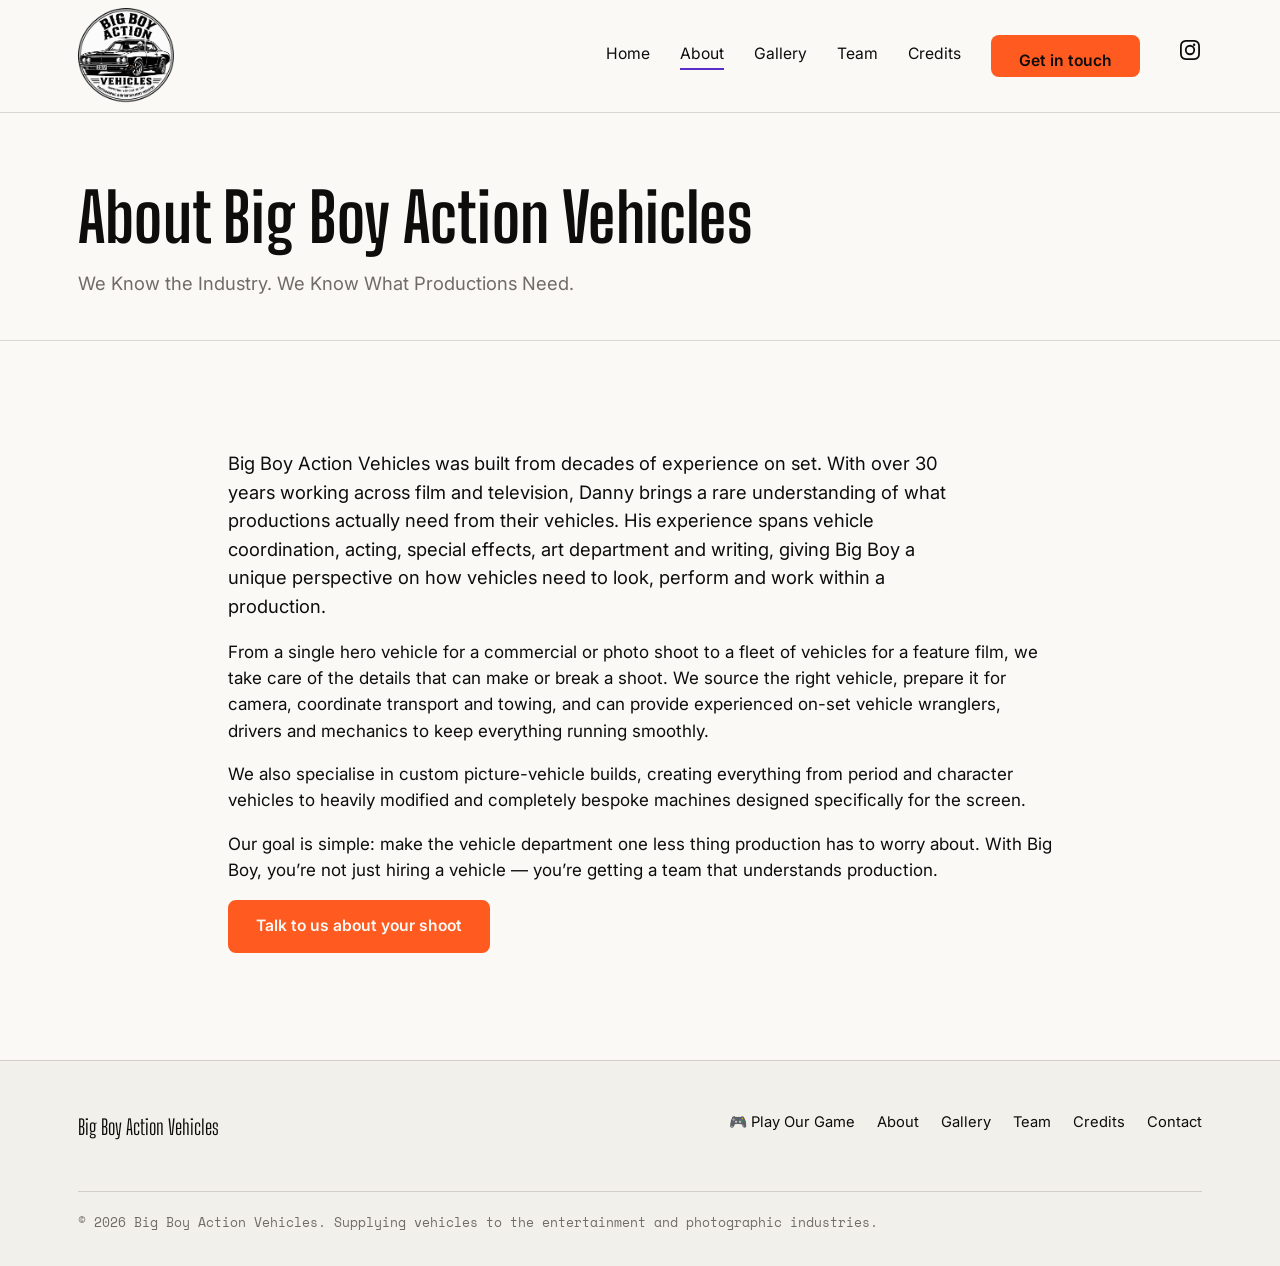
<file: about.html>
<!doctype html>
<html lang="en">
<head>
<meta charset="utf-8">
<meta name="viewport" content="width=device-width, initial-scale=1">
<title>About — Big Boy Action Vehicles</title>
<meta name="description" content="What Big Boy Action Vehicles does and who we do it for.">
<link rel="preconnect" href="https://fonts.googleapis.com">
<link href="https://fonts.googleapis.com/css2?family=Big+Shoulders+Display:wght@600;700;800&family=Inter:wght@400;500;600;700&family=Space+Mono&display=swap" rel="stylesheet">
<link rel="stylesheet" href="styles.css">
</head>
<body>

<header class="site-header">
  <div class="wrap">
    <a href="index.html" class="logo"><img src="assets/logo-header.png" alt="Big Boy Action Vehicles"></a>
    <button class="nav-toggle" aria-label="Open menu" aria-expanded="false">
      <span></span>
    </button>
    <nav class="main-nav">
      <a href="index.html">Home</a>
      <a href="about.html" aria-current="page">About</a>
      <a href="gallery.html">Gallery</a>
      <a href="team.html">Team</a>
      <a href="credits.html">Credits</a>
      <a href="contact.html" class="btn btn-solid">Get in touch</a>
      <a href="https://www.instagram.com/bigboyactionvehicles" target="_blank" rel="noopener" aria-label="Instagram" class="ig-icon">
  <svg xmlns="http://www.w3.org/2000/svg" viewBox="0 0 24 24" width="24" height="24" fill="currentColor">
    <path d="M12 2c2.717 0 3.056.01 4.122.06 1.065.05 1.79.217 2.428.465a4.9 4.9 0 0 1 1.771 1.153 4.9 4.9 0 0 1 1.153 1.771c.248.637.415 1.363.465 2.428.05 1.066.06 1.405.06 4.122s-.01 3.056-.06 4.122c-.05 1.065-.217 1.79-.465 2.428a4.9 4.9 0 0 1-1.153 1.771 4.9 4.9 0 0 1-1.771 1.153c-.637.248-1.363.415-2.428.465-1.066.05-1.405.06-4.122.06s-3.056-.01-4.122-.06c-1.065-.05-1.79-.217-2.428-.465a4.9 4.9 0 0 1-1.771-1.153 4.9 4.9 0 0 1-1.153-1.771c-.248-.637-.415-1.363-.465-2.428C2.01 15.056 2 14.717 2 12s.01-3.056.06-4.122c.05-1.065.217-1.79.465-2.428A4.9 4.9 0 0 1 3.678 3.68 4.9 4.9 0 0 1 5.45 2.525c.637-.248 1.363-.415 2.428-.465C8.944 2.01 9.283 2 12 2zm0 1.802c-2.67 0-2.986.01-4.04.059-.976.045-1.505.207-1.858.344-.466.181-.8.398-1.15.748-.35.35-.567.684-.748 1.15-.137.353-.3.882-.344 1.857-.05 1.055-.059 1.37-.059 4.04s.01 2.986.059 4.04c.045.976.207 1.505.344 1.858.181.466.399.8.748 1.15.35.35.684.567 1.15.748.353.137.882.3 1.857.344 1.054.05 1.37.059 4.041.059s2.987-.01 4.04-.059c.976-.045 1.506-.207 1.858-.344.466-.181.8-.399 1.15-.748.35-.35.567-.684.748-1.15.137-.353.3-.882.344-1.857.05-1.055.059-1.37.059-4.041s-.01-2.986-.059-4.04c-.045-.976-.207-1.505-.344-1.858a3.1 3.1 0 0 0-.748-1.15 3.1 3.1 0 0 0-1.15-.748c-.353-.137-.882-.3-1.857-.344-1.055-.05-1.37-.059-4.041-.059zm0 3.063a5.135 5.135 0 1 1 0 10.27 5.135 5.135 0 0 1 0-10.27zm0 1.802a3.333 3.333 0 1 0 0 6.666 3.333 3.333 0 0 0 0-6.666zm5.338-1.977a1.2 1.2 0 1 1-2.4 0 1.2 1.2 0 0 1 2.4 0z"/>
  </svg>
</a>
    </nav>
  </div>
</header>

<section class="page-hero">
  <div class="wrap">
    <h1 style="font-size:clamp(2.4rem,6vw,4.2rem);">About Big Boy Action Vehicles</h1>
    <p class="lede">We Know the Industry. We Know What Productions Need.</p>
  </div>
</section>
<section class="section">
  <div class="wrap" style="max-width:80ch;">
    <p style="font-size:1.15rem;">
      Big Boy Action Vehicles was built from decades of experience on set.

With over 30 years working across film and television, Danny brings a rare understanding of what productions actually need from their vehicles. His experience spans vehicle coordination, acting, special effects, art department and writing, giving Big Boy a unique perspective on how vehicles need to look, perform and work within a production.


      <p></p>From a single hero vehicle for a commercial or photo shoot to a fleet of vehicles for a feature film, we take care of the details that can make or break a shoot. We source the right vehicle, prepare it for camera, coordinate transport and towing, and can provide experienced on-set vehicle wranglers, drivers and mechanics to keep everything running smoothly.


     <p></P> We also specialise in custom picture-vehicle builds, creating everything from period and character vehicles to heavily modified and completely bespoke machines designed specifically for the screen.


     <p></p> Our goal is simple: make the vehicle department one less thing production has to worry about.

With Big Boy, you’re not just hiring a vehicle — you’re getting a team that understands production.
    </p>
    <p><a href="contact.html" class="btn btn-solid" style="border-color:var(--orange);background:var(--orange);">Talk to us about your shoot</a></p>
  </div>
</section>

<footer class="site-footer">
  <div class="wrap">
    <div class="foot-logo">Big Boy Action Vehicles</div>
    <nav>
       <a href="/driving-victoria.html">🎮 Play Our Game</a>
      <a href="about.html">About</a>
      <a href="gallery.html">Gallery</a>
      <a href="team.html">Team</a>
      <a href="credits.html">Credits</a>
      <a href="contact.html">Contact</a>
    </nav>
    <div class="fine">© <span id="year"></span> Big Boy Action Vehicles. Supplying vehicles to the entertainment and photographic industries.</div>
  </div>
</footer>

<script src="script.js"></script>
<script>document.getElementById("year").textContent = new Date().getFullYear();</script>
</body>
</html>
</file>
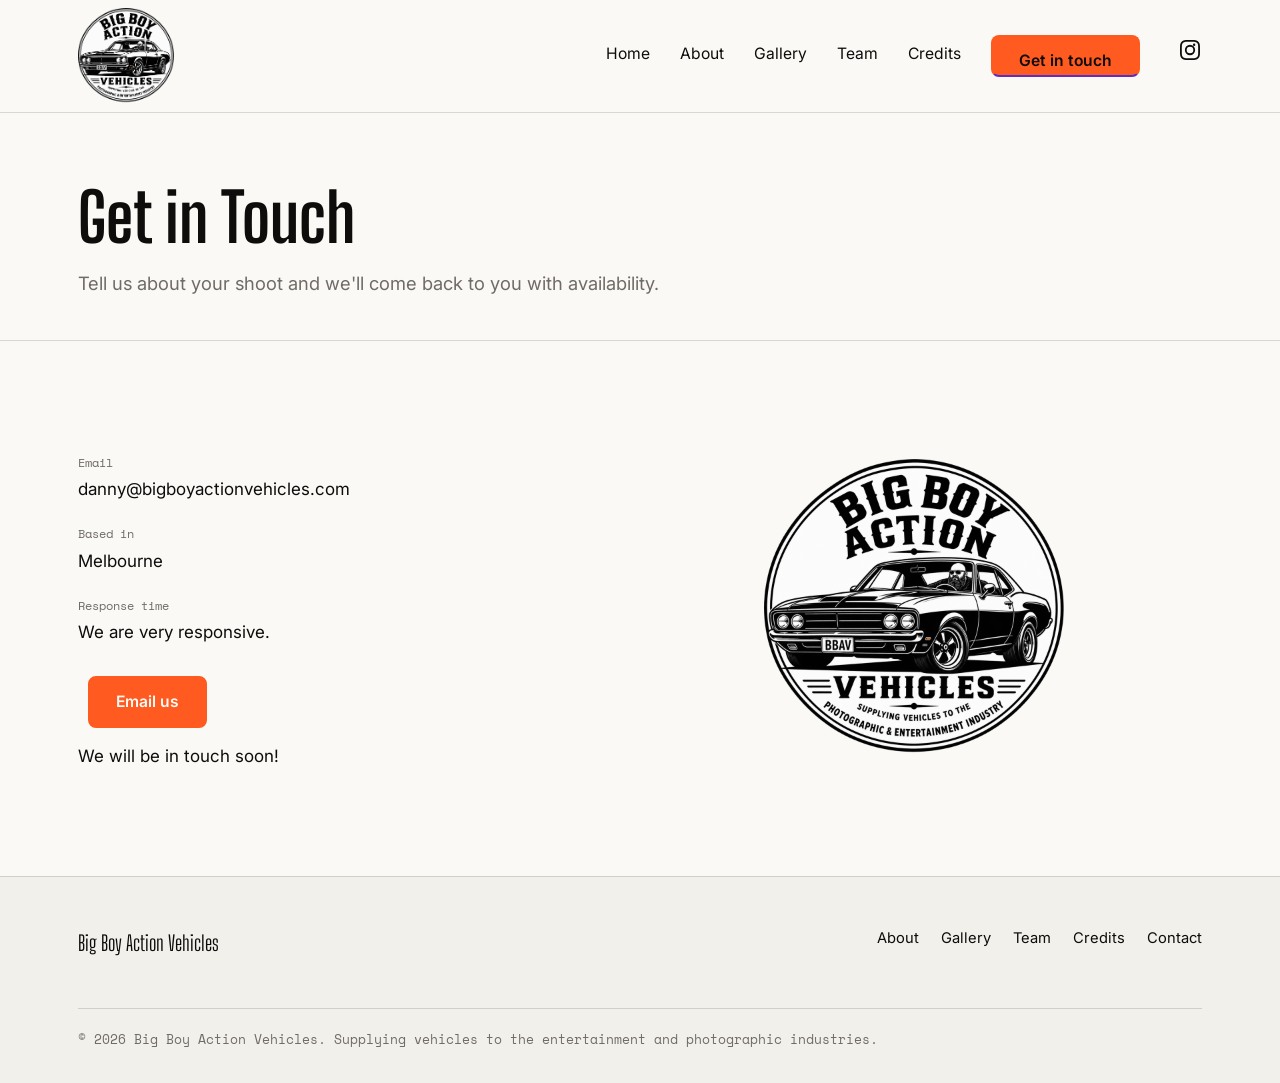
<file: contact.html>
<!doctype html>
<html lang="en">
<head>
<meta charset="utf-8">
<meta name="viewport" content="width=device-width, initial-scale=1">
<title>Contact — Big Boy Action Vehicles</title>
<meta name="description" content="Get in touch with Big Boy Action Vehicles to book a vehicle for your production or shoot.">
<link rel="preconnect" href="https://fonts.googleapis.com">
<link href="https://fonts.googleapis.com/css2?family=Big+Shoulders+Display:wght@600;700;800&family=Inter:wght@400;500;600;700&family=Space+Mono&display=swap" rel="stylesheet">
<link rel="stylesheet" href="styles.css">
</head>
<body>

<header class="site-header">
  <div class="wrap">
    <a href="index.html" class="logo"><img src="assets/logo-header.png" alt="Big Boy Action Vehicles"></a>
    <button class="nav-toggle" aria-label="Open menu" aria-expanded="false">
      <span></span>
    </button>
    <nav class="main-nav">
      <a href="index.html">Home</a>
      <a href="about.html">About</a>
      <a href="gallery.html">Gallery</a>
      <a href="team.html">Team</a>
      <a href="credits.html">Credits</a>
      <a href="contact.html" class="btn btn-solid" aria-current="page">Get in touch</a>
       <a href="https://www.instagram.com/bigboyactionvehicles" target="_blank" rel="noopener" aria-label="Instagram" class="ig-icon">
  <svg xmlns="http://www.w3.org/2000/svg" viewBox="0 0 24 24" width="24" height="24" fill="currentColor">
    <path d="M12 2c2.717 0 3.056.01 4.122.06 1.065.05 1.79.217 2.428.465a4.9 4.9 0 0 1 1.771 1.153 4.9 4.9 0 0 1 1.153 1.771c.248.637.415 1.363.465 2.428.05 1.066.06 1.405.06 4.122s-.01 3.056-.06 4.122c-.05 1.065-.217 1.79-.465 2.428a4.9 4.9 0 0 1-1.153 1.771 4.9 4.9 0 0 1-1.771 1.153c-.637.248-1.363.415-2.428.465-1.066.05-1.405.06-4.122.06s-3.056-.01-4.122-.06c-1.065-.05-1.79-.217-2.428-.465a4.9 4.9 0 0 1-1.771-1.153 4.9 4.9 0 0 1-1.153-1.771c-.248-.637-.415-1.363-.465-2.428C2.01 15.056 2 14.717 2 12s.01-3.056.06-4.122c.05-1.065.217-1.79.465-2.428A4.9 4.9 0 0 1 3.678 3.68 4.9 4.9 0 0 1 5.45 2.525c.637-.248 1.363-.415 2.428-.465C8.944 2.01 9.283 2 12 2zm0 1.802c-2.67 0-2.986.01-4.04.059-.976.045-1.505.207-1.858.344-.466.181-.8.398-1.15.748-.35.35-.567.684-.748 1.15-.137.353-.3.882-.344 1.857-.05 1.055-.059 1.37-.059 4.04s.01 2.986.059 4.04c.045.976.207 1.505.344 1.858.181.466.399.8.748 1.15.35.35.684.567 1.15.748.353.137.882.3 1.857.344 1.054.05 1.37.059 4.041.059s2.987-.01 4.04-.059c.976-.045 1.506-.207 1.858-.344.466-.181.8-.399 1.15-.748.35-.35.567-.684.748-1.15.137-.353.3-.882.344-1.857.05-1.055.059-1.37.059-4.041s-.01-2.986-.059-4.04c-.045-.976-.207-1.505-.344-1.858a3.1 3.1 0 0 0-.748-1.15 3.1 3.1 0 0 0-1.15-.748c-.353-.137-.882-.3-1.857-.344-1.055-.05-1.37-.059-4.041-.059zm0 3.063a5.135 5.135 0 1 1 0 10.27 5.135 5.135 0 0 1 0-10.27zm0 1.802a3.333 3.333 0 1 0 0 6.666 3.333 3.333 0 0 0 0-6.666zm5.338-1.977a1.2 1.2 0 1 1-2.4 0 1.2 1.2 0 0 1 2.4 0z"/>
  </svg>
</a>
    </nav>
  </div>
</header>

<section class="page-hero">
  <div class="wrap">
    <h1 style="font-size:clamp(2.4rem,6vw,4.2rem);">Get in Touch</h1>
    <p class="lede">Tell us about your shoot and we'll come back to you with availability.</p>
  </div>
</section>

<section class="section">
  <div class="wrap contact-layout">
    <div class="contact-info">
      <div class="detail">
      </div>
      <div class="detail">
        <span class="label">Email</span>
        danny@bigboyactionvehicles.com
      </div>
      <div class="detail">
        <span class="label">Based in</span>
        Melbourne
      </div>
      <div class="detail">
        <span class="label">Response time</span>
        We are very responsive.
      </div>
<div style="margin-top:30px;">
  <a href="mailto:danny@bigboyactionvehicles.com" class="btn btn-solid">Email us</a>
  <p style="margin-top:15px;">We will be in touch soon!</p>
</div>
</div>   
<div style="display:flex; align-items:center; justify-content:center;">
  <img src="assets/logo-header.png" alt="Big Boy Action Vehicles" width="300">
</div>
  </div>
</section>

<footer class="site-footer">
  <div class="wrap">
    <div class="foot-logo">Big Boy Action Vehicles</div>
    <nav>
      <a href="about.html">About</a>
      <a href="gallery.html">Gallery</a>
      <a href="team.html">Team</a>
      <a href="credits.html">Credits</a>
      <a href="contact.html">Contact</a>
    </nav>
    <div class="fine">© <span id="year"></span> Big Boy Action Vehicles. Supplying vehicles to the entertainment and photographic industries.</div>
  </div>
</footer>

<script src="script.js"></script>
<script>document.getElementById("year").textContent = new Date().getFullYear();</script>
</body>
</html>
</file>
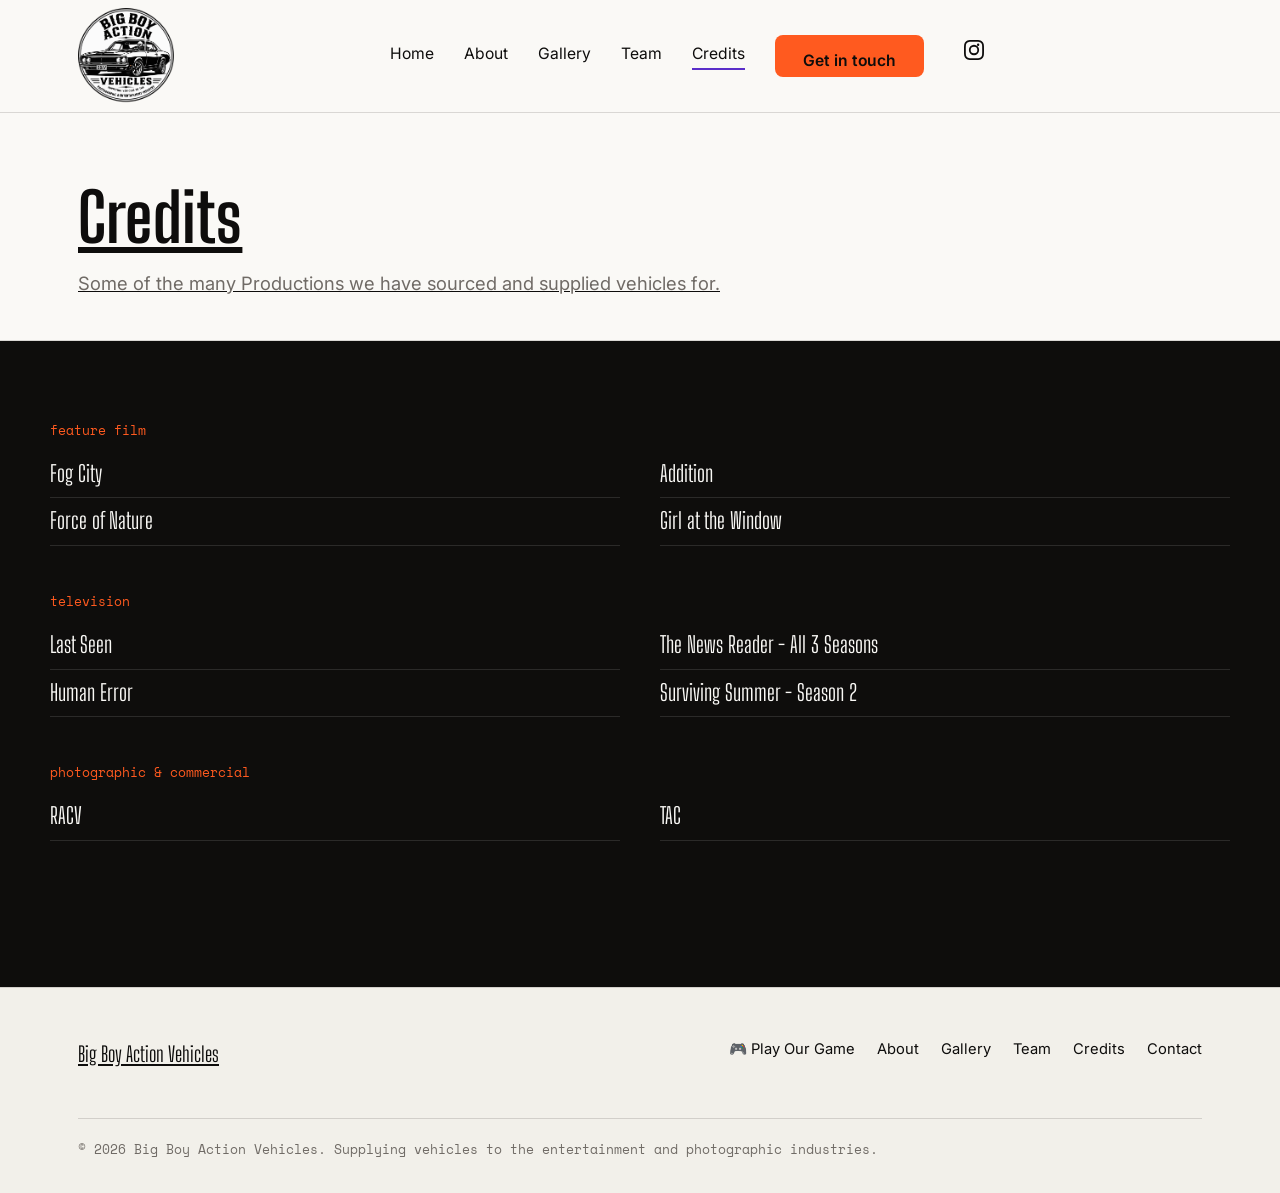
<file: credits.html>
<!doctype html>
<html lang="en">
<head>
<meta charset="utf-8">
<meta name="viewport" content="width=device-width, initial-scale=1">
<title>Credits — Big Boy Action Vehicles</title>
<meta name="description" content="Productions Big Boy Action Vehicles has supplied.">
<link rel="preconnect" href="https://fonts.googleapis.com">
<link href="https://fonts.googleapis.com/css2?family=Big+Shoulders+Display:wght@600;700;800&family=Inter:wght@400;500;600;700&family=Space+Mono&display=swap" rel="stylesheet">
<link rel="stylesheet" href="styles.css">
</head>
<body>

<header class="site-header">
  <div class="wrap">
    <a href="index.html" class="logo"><img src="assets/logo-header.png" alt="Big Boy Action Vehicles"></a>
    <button class="nav-toggle" aria-label="Open menu" aria-expanded="false">
      <span></span>
    </button>
    <nav class="main-nav">
      <a href="index.html">Home</a>
      <a href="about.html">About</a>
      <a href="gallery.html">Gallery</a>
      <a href="team.html">Team</a>
      <a href="credits.html" aria-current="page">Credits</a>
      <a href="contact.html" class="btn btn-solid">Get in touch</a>
      <a href="https://www.instagram.com/bigboyactionvehicles" target="_blank" rel="noopener" aria-label="Instagram" class="ig-icon">
  <svg xmlns="http://www.w3.org/2000/svg" viewBox="0 0 24 24" width="24" height="24" fill="currentColor">
    <path d="M12 2c2.717 0 3.056.01 4.122.06 1.065.05 1.79.217 2.428.465a4.9 4.9 0 0 1 1.771 1.153 4.9 4.9 0 0 1 1.153 1.771c.248.637.415 1.363.465 2.428.05 1.066.06 1.405.06 4.122s-.01 3.056-.06 4.122c-.05 1.065-.217 1.79-.465 2.428a4.9 4.9 0 0 1-1.153 1.771 4.9 4.9 0 0 1-1.771 1.153c-.637.248-1.363.415-2.428.465-1.066.05-1.405.06-4.122.06s-3.056-.01-4.122-.06c-1.065-.05-1.79-.217-2.428-.465a4.9 4.9 0 0 1-1.771-1.153 4.9 4.9 0 0 1-1.153-1.771c-.248-.637-.415-1.363-.465-2.428C2.01 15.056 2 14.717 2 12s.01-3.056.06-4.122c.05-1.065.217-1.79.465-2.428A4.9 4.9 0 0 1 3.678 3.68 4.9 4.9 0 0 1 5.45 2.525c.637-.248 1.363-.415 2.428-.465C8.944 2.01 9.283 2 12 2zm0 1.802c-2.67 0-2.986.01-4.04.059-.976.045-1.505.207-1.858.344-.466.181-.8.398-1.15.748-.35.35-.567.684-.748 1.15-.137.353-.3.882-.344 1.857-.05 1.055-.059 1.37-.059 4.04s.01 2.986.059 4.04c.045.976.207 1.505.344 1.858.181.466.399.8.748 1.15.35.35.684.567 1.15.748.353.137.882.3 1.857.344 1.054.05 1.37.059 4.041.059s2.987-.01 4.04-.059c.976-.045 1.506-.207 1.858-.344.466-.181.8-.399 1.15-.748.35-.35.567-.684.748-1.15.137-.353.3-.882.344-1.857.05-1.055.059-1.37.059-4.041s-.01-2.986-.059-4.04c-.045-.976-.207-1.505-.344-1.858a3.1 3.1 0 0 0-.748-1.15 3.1 3.1 0 0 0-1.15-.748c-.353-.137-.882-.3-1.857-.344-1.055-.05-1.37-.059-4.041-.059zm0 3.063a5.135 5.135 0 1 1 0 10.27 5.135 5.135 0 0 1 0-10.27zm0 1.802a3.333 3.333 0 1 0 0 6.666 3.333 3.333 0 0 0 0-6.666zm5.338-1.977a1.2 1.2 0 1 1-2.4 0 1.2 1.2 0 0 1 2.4 0z"/>
  </svg>
    </nav>
  </div>
</header>

<section class="page-hero">
  <div class="wrap">
    <h1 style="font-size:clamp(2.4rem,6vw,4.2rem);">Credits</h1>
    <p class="lede"> Some of the many Productions we have sourced and supplied vehicles for.</p>
  </div>
</section>

<section class="credits-roll">
  <div class="wrap section">
    <div class="credit-block">
      <span class="role">feature film</span>
      <ul>
        <li>Fog City</li>
        <li>Force of Nature</li>
        <li>Addition</li>
        <li>Girl at the Window</li>
      </ul>
    </div>
    <div class="credit-block">
      <span class="role">television</span>
      <ul>
        <li>Last Seen</li>
        <li>Human Error</li>
        <li>The News Reader - All 3 Seasons</li>
        <li>Surviving Summer - Season 2</li>
      </ul>
    </div>
    <div class="credit-block">
      <span class="role">photographic &amp; commercial</span>
      <ul>
        <li>RACV</li>
        <li>TAC</li>
      </ul>
    </div>
  </div>
</section>

<footer class="site-footer">
  <div class="wrap">
    <div class="foot-logo">Big Boy Action Vehicles</div>
    <nav>
     <a href="/driving-victoria.html">🎮 Play Our Game</a>
      <a href="about.html">About</a>
      <a href="gallery.html">Gallery</a>
      <a href="team.html">Team</a>
      <a href="credits.html">Credits</a>
      <a href="contact.html">Contact</a>
    </nav>
    <div class="fine">© <span id="year"></span> Big Boy Action Vehicles. Supplying vehicles to the entertainment and photographic industries.</div>
  </div>
</footer>

<script src="script.js"></script>
<script>document.getElementById("year").textContent = new Date().getFullYear();</script>
</body>
</html>
</file>
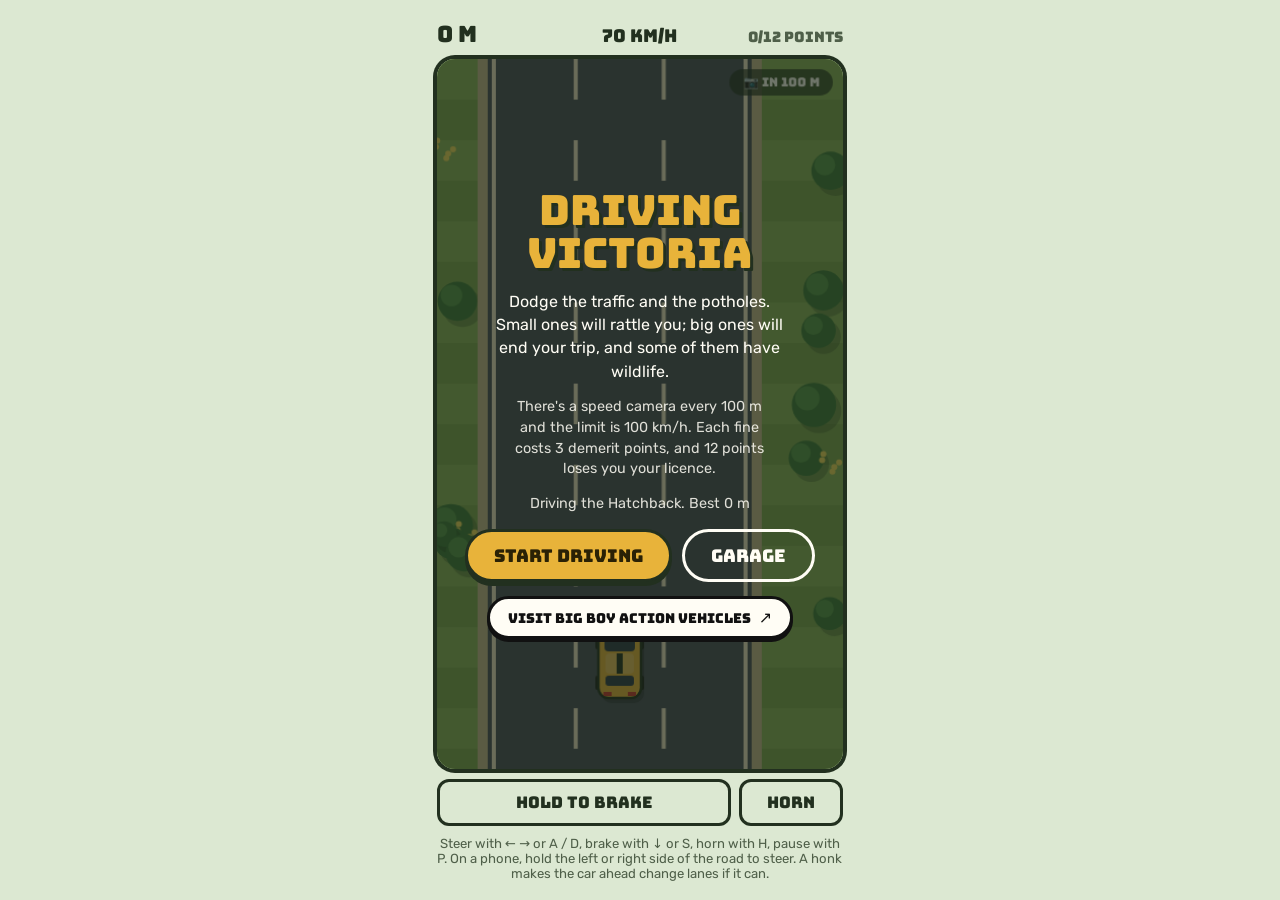
<file: driving-victoria.html>
<!DOCTYPE html>
<html lang="en">
<head>
<meta charset="utf-8">
<meta name="viewport" content="width=device-width, initial-scale=1, viewport-fit=cover">
<title>DRIVING VICTORIA</title>
<link rel="preconnect" href="https://fonts.googleapis.com">
<link rel="preconnect" href="https://fonts.gstatic.com" crossorigin>
<link href="https://fonts.googleapis.com/css2?family=Bungee&family=Rubik:wght@400;600&display=swap" rel="stylesheet">
<style>
  :root {
    --bg: #DCE8D2;
    --ink: #22301F;
    --muted: #4F5F49;
    --accent: #E8B33A;
    --accent-ink: #2A2105;
    --danger: #C8372D;
    box-sizing: border-box;
    padding-top: env(safe-area-inset-top, 0px);
    padding-bottom: env(safe-area-inset-bottom, 0px);
  }
  @media (prefers-color-scheme: dark) {
    :root:not([data-theme="light"]) { --bg: #172016; --ink: #E8EFE2; --muted: #A5B59C; --danger: #FF6B5E; }
  }
  :root[data-theme="dark"] { --bg: #172016; --ink: #E8EFE2; --muted: #A5B59C; --danger: #FF6B5E; }
  *, *::before, *::after { box-sizing: inherit; }
  html, body { height: 100%; margin: 0; }
  html { scroll-padding-top: env(safe-area-inset-top, 0px); }
  body {
    background: var(--bg);
    color: var(--ink);
    font-family: "Rubik", system-ui, -apple-system, "Segoe UI", sans-serif;
    display: flex; flex-direction: column; align-items: center; justify-content: center;
    gap: 10px; padding: 10px; overflow: hidden;
    -webkit-user-select: none; user-select: none;
  }
  .col { width: min(100%, calc((100dvh - 190px) * 400 / 700), 460px); }
  .hud {
    display: grid; grid-template-columns: 1fr auto 1fr; align-items: baseline;
    font-family: "Bungee", "Rubik", system-ui, sans-serif;
  }
  .hud .score { font-size: 1.4rem; }
  .hud .speed { font-size: 1.1rem; text-align: center; }
  .hud .speed.over { color: var(--danger); }
  .hud .demerits { font-size: 0.9rem; text-align: right; color: var(--muted); }
  .hud .demerits.warn { color: var(--danger); }
  .stage {
    position: relative; aspect-ratio: 400 / 700;
    border-radius: 18px; overflow: hidden;
    box-shadow: 0 0 0 4px var(--ink);
    touch-action: none;
  }
  #game { display: block; width: 100%; height: 100%; }
  .stage-buttons { position: absolute; top: 10px; left: 10px; display: flex; gap: 6px; z-index: 2; }
  .stage-buttons[hidden] { display: none; }
  .icon-btn {
    width: 38px; height: 38px; padding: 0; display: grid; place-items: center;
    border-radius: 50%; border: 2px solid #22301F; background: rgba(255, 253, 245, 0.92);
    color: #22301F; cursor: pointer;
  }
  .controls { display: grid; grid-template-columns: 1fr 104px; gap: 8px; }
  .overlay.scroll { justify-content: flex-start; overflow-y: auto; }
  .garage-top {
    position: sticky; top: -24px; z-index: 1; width: calc(100% + 48px);
    margin: -24px -24px 0; padding: 12px 14px;
    display: flex; justify-content: flex-start;
    background: #1F2A1D;
    box-shadow: 0 2px 0 rgba(0, 0, 0, 0.25);
  }
  .back-btn {
    display: inline-flex; align-items: center; gap: 6px;
    font-family: "Bungee", "Rubik", system-ui, sans-serif; font-size: 0.85rem;
    padding: 8px 14px 8px 10px; border-radius: 999px;
    border: 2px solid #FFFDF5; background: transparent; color: #FFFDF5; cursor: pointer;
  }
  .back-btn:active { transform: translateY(1px); }
  #buyScreen { z-index: 4; background: rgba(24, 34, 22, 0.9); }
  .btn-row { display: flex; gap: 10px; flex-wrap: wrap; justify-content: center; }
  button.big.ghost { background: transparent; color: #FFFDF5; border-color: #FFFDF5; box-shadow: none; }
  button.link { background: none; border: none; color: #FFFDF5; text-decoration: underline; font: inherit; cursor: pointer; padding: 6px; }
  a.visit {
    display: inline-flex; align-items: center; gap: 8px;
    font-family: "Bungee", "Rubik", system-ui, sans-serif; font-size: 0.85rem;
    padding: 9px 18px; border-radius: 999px;
    background: #FFFDF5; color: #111; text-decoration: none;
    border: 3px solid #111; box-shadow: 0 3px 0 #111;
  }
  a.visit::after { content: "\2197"; font-family: system-ui, sans-serif; font-size: 1rem; }
  a.visit:active { transform: translateY(2px); box-shadow: 0 1px 0 #111; }
  a.visit:focus-visible { outline: 3px solid var(--accent); outline-offset: 3px; }
  .garage-grid { display: grid; grid-template-columns: repeat(2, minmax(0, 1fr)); gap: 10px; width: 100%; }
  .vcard {
    display: flex; flex-direction: column; align-items: center; gap: 6px; padding: 10px 8px;
    border: 2px solid rgba(255, 253, 245, 0.25); border-radius: 12px; background: rgba(255, 253, 245, 0.06);
  }
  .vcard.selected { border-color: var(--accent); background: rgba(232, 179, 58, 0.14); }
  .vcard canvas { width: 64px; height: 110px; border-radius: 8px; }
  .vcard h2 { font-family: "Bungee", "Rubik", system-ui, sans-serif; font-weight: 400; font-size: 0.85rem; margin: 0; color: #FFFDF5; }
  .vcard p { font-size: 0.75rem; line-height: 1.35; margin: 0; max-width: none; flex: 1; }
  .vcard button {
    font-family: "Bungee", "Rubik", system-ui, sans-serif; font-size: 0.8rem; padding: 7px 12px;
    border-radius: 999px; border: 2px solid #22301F; background: var(--accent); color: var(--accent-ink); cursor: pointer;
  }
  .vcard button.owned { background: transparent; color: #FFFDF5; border-color: rgba(255, 253, 245, 0.6); }
  .vcard button[disabled] { opacity: 0.75; cursor: default; }
  .overlay {
    position: absolute; inset: 0;
    display: flex; flex-direction: column; align-items: center; justify-content: center;
    gap: 14px; padding: 24px; text-align: center;
    background: rgba(24, 34, 22, 0.62); color: #FFFDF5;
    z-index: 3;
  }
  .overlay[hidden] { display: none; }
  .overlay h1 {
    font-family: "Bungee", "Rubik", system-ui, sans-serif; font-weight: 400;
    font-size: clamp(1.8rem, 8vw, 2.6rem); line-height: 1.05; margin: 0;
    color: var(--accent); text-shadow: 3px 3px 0 #22301F;
  }
  .overlay p { margin: 0; max-width: 30ch; line-height: 1.45; }
  .overlay .small { font-size: 0.9rem; opacity: 0.85; }
  button.big {
    font-family: "Bungee", "Rubik", system-ui, sans-serif; font-size: 1.1rem;
    padding: 12px 26px; border: 3px solid #22301F; border-radius: 999px;
    background: var(--accent); color: var(--accent-ink); cursor: pointer;
    box-shadow: 0 4px 0 #22301F;
  }
  button.big:active { transform: translateY(3px); box-shadow: 0 1px 0 #22301F; }
  button:focus-visible { outline: 3px solid var(--accent); outline-offset: 3px; }
  .brake {
    display: block; width: 100%; padding: 10px;
    font-family: "Bungee", "Rubik", system-ui, sans-serif; font-size: 1rem;
    border: 3px solid var(--ink); border-radius: 12px;
    background: transparent; color: var(--ink); cursor: pointer; touch-action: none;
  }
  .brake.on { background: var(--danger); color: #FFFDF5; border-color: var(--danger); }
  .hint { font-size: 0.82rem; color: var(--muted); text-align: center; margin: 0; }
</style>
</head>
<body>
  <div class="hud col">
    <span class="score" id="score">0 m</span>
    <span class="speed" id="speed">70 km/h</span>
    <span class="demerits" id="demerits">0/12 points</span>
  </div>

  <div class="stage col" id="stage">
    <canvas id="game" width="400" height="700" aria-label="Driving game"></canvas>
    <div class="stage-buttons" hidden>
      <button class="icon-btn" id="pauseBtn" aria-label="Pause"><svg viewBox="0 0 16 16" width="16" height="16" aria-hidden="true"><rect x="3" y="2" width="3.5" height="12" rx="1" fill="currentColor"/><rect x="9.5" y="2" width="3.5" height="12" rx="1" fill="currentColor"/></svg></button>
      <button class="icon-btn" id="soundBtn" aria-label="Turn sound off"></button>
    </div>

    <div class="overlay" id="startScreen">
      <h1>DRIVING VICTORIA</h1>
      <p>Dodge the traffic and the potholes. Small ones will rattle you; big ones will end your trip, and some of them have wildlife.</p>
      <p class="small">There's a speed camera every 100 m and the limit is 100 km/h. Each fine costs 3 demerit points, and 12 points loses you your licence.</p>
      <p class="small"><span id="vehicleLabel">Driving the Hatchback</span>. <span id="bestStart">Best 0 m</span></p>
      <div class="btn-row">
        <button class="big" id="startBtn">Start driving</button>
        <button class="big ghost" id="garageBtn">Garage</button>
      </div>
      <a class="visit" href="https://www.bigboyactionvehicles.com" target="_blank" rel="noopener">Visit Big Boy Action Vehicles</a>
    </div>

    <div class="overlay" id="overScreen" hidden>
      <h1 id="overTitle">Crash!</h1>
      <p id="overReason"></p>
      <p class="small" id="overText"></p>
      <div class="btn-row">
        <button class="big" id="againBtn">Drive again</button>
        <button class="big ghost" id="garageBtn2">Garage</button>
      </div>
      <a class="visit" href="https://www.bigboyactionvehicles.com" target="_blank" rel="noopener">Visit Big Boy Action Vehicles</a>
    </div>

    <div class="overlay" id="pauseScreen" hidden>
      <h1>Paused</h1>
      <div class="btn-row">
        <button class="big" id="resumeBtn">Resume</button>
        <button class="big ghost" id="restartBtn">Restart</button>
      </div>
      <button class="link" id="quitBtn">Quit to menu</button>
    </div>

    <div class="overlay scroll" id="garageScreen" hidden>
      <div class="garage-top">
        <button class="back-btn" id="garageTopBack" aria-label="Leave the garage"><svg viewBox="0 0 16 16" width="14" height="14" aria-hidden="true"><path d="M10 3L5 8l5 5" stroke="currentColor" stroke-width="2.2" fill="none" stroke-linecap="round" stroke-linejoin="round"/></svg>Back</button>
      </div>
      <h1>Garage</h1>
      <p class="small" id="garageIntro">Pick your ride. Each new vehicle is a one-off purchase and stays yours.</p>
      <div class="garage-grid" id="garageGrid"></div>
      <button class="big" id="garageBack">Done</button>
      <button class="link" id="restoreBtn">Restore purchases</button>
      <p class="small" id="restoreStatus" role="status" aria-live="polite"></p>
    </div>

    <div class="overlay" id="buyScreen" hidden>
      <h1 id="buyTitle">Buy?</h1>
      <p class="small">Test mode: no money is charged and the vehicle unlocks straight away. When the game is published, this is where the App Store, Google Play or card checkout appears.</p>
      <div class="btn-row">
        <button class="big" id="buyConfirm">Buy</button>
        <button class="big ghost" id="buyCancel">Cancel</button>
      </div>
    </div>
  </div>

  <div class="controls col">
    <button class="brake" id="brakeBtn">Hold to brake</button>
    <button class="brake" id="hornBtn">Horn</button>
  </div>
  <p class="hint col">Steer with ← → or A / D, brake with ↓ or S, horn with H, pause with P. On a phone, hold the left or right side of the road to steer. A honk makes the car ahead change lanes if it can.</p>

<script>
(() => {
  const W = 400, H = 700;
  // The road sits a little left of centre so the right verge has room for billboards
  const ROAD_L = 50, ROAD_R = 310, ROAD_W = ROAD_R - ROAD_L;
  const LANES = 3, LANE_W = ROAD_W / LANES;
  const CAR_W = 42, CAR_H = 74;
  const PX_PER_M = 40;
  const CAMERA_PX = 100 * PX_PER_M;
  const LIMIT = 100;
  const KMH = 6; // px/s per km/h
  const MAX_DEMERITS = 12;

  const $ = id => document.getElementById(id);
  const canvas = $('game');
  const mainCtx = canvas.getContext('2d');
  let ctx = mainCtx;
  const stage = $('stage');
  const TRAFFIC_COLORS = ['#6CA6D9', '#E58FA6', '#9C7BD1', '#F2F2EE', '#D9604C', '#5FB8A6'];
  const DISPLAY_FONT = '"Bungee", "Rubik", system-ui, sans-serif';

  // ----- Roadside billboard: Big Boy Action Vehicles -----
  const BILLBOARD_FIRST_M = 50, BILLBOARD_EVERY_M = 200;
  const bbavLogo = new Image();
  bbavLogo.src = '[data-uri]';
  const vopsLogo = new Image();
  vopsLogo.src = '[data-uri]';
  const aus4wdLogo = new Image();
  aus4wdLogo.src = '[data-uri]';
  // Billboards take turns in this order along the road
  const SPONSORS = [
    { img: bbavLogo, aspect: 1, bg: '#FFFFFF' },
    { img: vopsLogo, aspect: 400 / 83, bg: '#24252A' },
    { img: aus4wdLogo, aspect: 400 / 91, bg: '#FFFFFF' }
  ];

  // ----- Vehicles -----
  const VEHICLES = [
    { id: 'hatch', name: 'Hatchback', price: 0, w: 42, h: 74, steer: 1, accel: 1, speedMul: 1, maxKmh: 999, pothole: 0.62, horn: 'beep',
      perk: 'The trusty hatchback. Does everything okay.',
      engine: { type: 'sawtooth', base: 45, k: 0.12, vol: 0.035 } },
    { id: 'ute', name: 'Ute', price: 0.99, w: 44, h: 82, steer: 0.95, accel: 0.9, speedMul: 1, maxKmh: 999, pothole: 0.82, horn: 'ute',
      perk: 'Heavy-duty suspension, so small potholes barely slow you down.',
      engine: { type: 'sawtooth', base: 38, k: 0.11, vol: 0.04 } },
    { id: 'modelt', name: "'15 Vintage Tourer", price: 0.99, w: 38, h: 66, steer: 0.9, accel: 0.5, speedMul: 1, maxKmh: 70, pothole: 0.62, horn: 'awooga',
      perk: 'Tops out at 70 km/h, so it never gets a fine. Awooga!',
      engine: { type: 'square', base: 22, k: 0.03, vol: 0.03, putt: true } },
    { id: 'tram', name: 'Melbourne Tram', price: 1.99, w: 40, h: 124, steer: 0.75, accel: 0.8, speedMul: 1, maxKmh: 999, pothole: 1, horn: 'bell',
      perk: 'Steel wheels roll straight over small potholes. Ding ding!',
      engine: { type: 'sine', base: 180, k: 0.5, vol: 0.02 } },
    { id: 'bigrig', name: 'Big Rig', price: 1.99, w: 48, h: 136, steer: 0.65, accel: 0.6, speedMul: 0.95, maxKmh: 999, pothole: 1, horn: 'airhorn', hornReach: 2,
      perk: 'Shrugs off small potholes, and its air horn clears traffic from twice as far.',
      engine: { type: 'sawtooth', base: 28, k: 0.07, vol: 0.045 } },
    { id: 'hyper', name: 'Hypercar', price: 2.99, w: 44, h: 80, steer: 1.4, accel: 2, speedMul: 1.18, maxKmh: 999, pothole: 0.45, horn: 'hyper',
      perk: 'Brutal speed and razor-sharp steering, but potholes hit hard.',
      engine: { type: 'sawtooth', base: 70, k: 0.2, vol: 0.03 } },
    { id: 'bathurst', name: "'73 Bathurst Coupe", price: 2.99, w: 44, h: 84, steer: 0.95, accel: 2.4, speedMul: 1.1, maxKmh: 999, pothole: 0.62, horn: 'ute',
      perk: 'Classic Aussie V8 coupe in burnt orange. The quickest off the line in the garage.',
      engine: { type: 'sawtooth', base: 30, k: 0.14, vol: 0.045, putt: true, lfoHz: 14, lfoDepth: 0.35 } },
    { id: 'hardtop', name: "'74 Hardtop GT", price: 2.99, w: 44, h: 86, steer: 0.9, accel: 1.8, speedMul: 1.12, maxKmh: 999, pothole: 0.75, horn: 'ute',
      perk: 'Fastback V8 hardtop with rear louvres. Heavy and tough, so potholes hurt less.',
      engine: { type: 'sawtooth', base: 27, k: 0.14, vol: 0.045, putt: true, lfoHz: 12, lfoDepth: 0.4 } }
  ];
  // Free-play mode for the website version: every vehicle is unlocked and no prices show.
  // Set FREE_PLAY to false to bring back prices and purchases for the app version.
  const FREE_PLAY = true;
  const owned = new Set(FREE_PLAY ? VEHICLES.map(v => v.id) : ['hatch']);
  let selectedId = 'hatch';
  try {
    const o = JSON.parse(localStorage.getItem('dv-owned') || '[]');
    if (Array.isArray(o)) o.forEach(id => { if (VEHICLES.some(v => v.id === id)) owned.add(id); });
    const sel = localStorage.getItem('dv-selected');
    if (sel && owned.has(sel)) selectedId = sel;
  } catch (e) {}
  function saveGarage() {
    try {
      localStorage.setItem('dv-owned', JSON.stringify([...owned]));
      localStorage.setItem('dv-selected', selectedId);
    } catch (e) {}
  }
  const currentVehicle = () => VEHICLES.find(v => v.id === selectedId) || VEHICLES[0];
  const price = v => v.price ? `$${v.price.toFixed(2)}` : 'Free';
  let vehicle = currentVehicle(), hornCd = 0;

  // ----- Purchases -----
  // TEST MODE: purchases unlock instantly and nothing is charged.
  // Before publishing, replace the body of Store.purchase with a real checkout
  // (App Store / Google Play billing, e.g. via RevenueCat, or Stripe on the web)
  // and resolve true only once the payment provider confirms the sale.
  let pendingBuy = null;
  const Store = {
    purchase(v) {
      return new Promise(resolve => {
        pendingBuy = { v, resolve };
        $('buyTitle').textContent = `Buy the ${v.name}?`;
        $('buyConfirm').textContent = `Buy for ${price(v)}`;
        $('buyScreen').hidden = false;
        $('buyConfirm').focus();
      });
    },
    // TEST MODE: reads the purchases saved on this device.
    // Before publishing, replace this with the payment provider's restore call
    // (e.g. RevenueCat's restorePurchases or StoreKit / Google Play queries) and
    // return the ids of the vehicles the player has paid for.
    async restore() {
      await new Promise(r => setTimeout(r, 600));
      try {
        const o = JSON.parse(localStorage.getItem('dv-owned') || '[]');
        return Array.isArray(o) ? o.filter(id => VEHICLES.some(v => v.id === id && v.price > 0)) : [];
      } catch (e) {
        return [];
      }
    }
  };

  // ----- Sound (all synthesised, no audio files) -----
  const Sound = (() => {
    let ac = null, master = null, noiseBuf = null, engine = null, muted = false;
    try { muted = localStorage.getItem('dv-muted') === '1'; } catch (e) {}
    function init() {
      if (ac) { if (ac.state === 'suspended') ac.resume(); return; }
      const AC = window.AudioContext || window.webkitAudioContext;
      if (!AC) return;
      ac = new AC();
      master = ac.createGain();
      master.gain.value = muted ? 0 : 0.8;
      master.connect(ac.destination);
      noiseBuf = ac.createBuffer(1, ac.sampleRate, ac.sampleRate);
      const d = noiseBuf.getChannelData(0);
      for (let i = 0; i < d.length; i++) d[i] = Math.random() * 2 - 1;
    }
    function tone(freq, dur, o = {}) {
      if (!ac) return;
      const t = ac.currentTime + (o.delay || 0);
      const vol = o.vol || 0.15;
      const osc = ac.createOscillator(), g = ac.createGain();
      osc.type = o.type || 'sine';
      osc.frequency.setValueAtTime(freq, t);
      if (o.slideTo) osc.frequency.exponentialRampToValueAtTime(o.slideTo, t + dur);
      g.gain.setValueAtTime(0.0001, t);
      g.gain.exponentialRampToValueAtTime(vol, t + (o.attack || 0.005));
      if (o.hold) g.gain.setValueAtTime(vol, t + o.hold);
      g.gain.exponentialRampToValueAtTime(0.0001, t + dur);
      osc.connect(g); g.connect(master);
      osc.start(t); osc.stop(t + dur + 0.05);
    }
    function noise(dur, o = {}) {
      if (!ac) return;
      const t = ac.currentTime + (o.delay || 0);
      const src = ac.createBufferSource();
      src.buffer = noiseBuf; src.loop = true;
      const f = ac.createBiquadFilter();
      f.type = o.filter || 'lowpass';
      f.frequency.setValueAtTime(o.freq || 1000, t);
      if (o.freqTo) f.frequency.exponentialRampToValueAtTime(o.freqTo, t + dur);
      const g = ac.createGain();
      g.gain.setValueAtTime(o.vol || 0.3, t);
      g.gain.exponentialRampToValueAtTime(0.0001, t + dur);
      src.connect(f); f.connect(g); g.connect(master);
      src.start(t); src.stop(t + dur + 0.05);
    }
    const horns = {
      beep: () => [0, 0.18].forEach(d => { tone(415, 0.14, { type: 'square', vol: 0.05, delay: d, hold: 0.1 }); tone(523, 0.14, { type: 'square', vol: 0.05, delay: d, hold: 0.1 }); }),
      ute: () => [0, 0.2].forEach(d => { tone(330, 0.16, { type: 'square', vol: 0.06, delay: d, hold: 0.12 }); tone(415, 0.16, { type: 'square', vol: 0.05, delay: d, hold: 0.12 }); }),
      bell: () => [0, 0.24].forEach(d => { tone(1250, 0.6, { vol: 0.12, delay: d }); tone(2510, 0.4, { vol: 0.05, delay: d }); tone(3300, 0.25, { vol: 0.03, delay: d }); }),
      airhorn: () => { tone(155, 0.9, { type: 'sawtooth', vol: 0.1, attack: 0.03, hold: 0.7 }); tone(196, 0.9, { type: 'sawtooth', vol: 0.09, attack: 0.03, hold: 0.7 }); },
      awooga: () => { tone(180, 0.35, { type: 'sawtooth', vol: 0.11, slideTo: 420, hold: 0.25 }); tone(420, 0.45, { type: 'sawtooth', vol: 0.11, slideTo: 240, delay: 0.38, hold: 0.3 }); },
      hyper: () => [0, 0.12].forEach(d => { tone(660, 0.09, { type: 'square', vol: 0.05, delay: d }); tone(880, 0.09, { type: 'square', vol: 0.05, delay: d }); })
    };
    return {
      init,
      get muted() { return muted; },
      setMuted(m) {
        muted = m;
        try { localStorage.setItem('dv-muted', m ? '1' : '0'); } catch (e) {}
        if (master) master.gain.value = m ? 0 : 0.8;
      },
      horn(id) { if (ac && horns[id]) horns[id](); },
      click() { tone(720, 0.05, { type: 'square', vol: 0.04 }); },
      cash() { tone(988, 0.1, { type: 'square', vol: 0.06 }); tone(1319, 0.35, { type: 'square', vol: 0.06, delay: 0.09 }); },
      thunk(soft) {
        if (soft) { tone(110, 0.15, { slideTo: 60, vol: 0.15 }); return; }
        tone(140, 0.25, { slideTo: 45, vol: 0.5 });
        noise(0.12, { freq: 600, vol: 0.25 });
      },
      crash() {
        noise(0.8, { freq: 2500, freqTo: 150, vol: 0.5 });
        tone(80, 0.5, { type: 'triangle', slideTo: 30, vol: 0.5 });
        tone(1200, 0.25, { type: 'square', slideTo: 400, vol: 0.04, delay: 0.05 });
        tone(1700, 0.2, { type: 'square', slideTo: 600, vol: 0.03, delay: 0.12 });
      },
      snap() {
        noise(0.05, { filter: 'highpass', freq: 4000, vol: 0.4 });
        noise(0.08, { filter: 'highpass', freq: 2500, vol: 0.25, delay: 0.07 });
        tone(660, 0.14, { type: 'square', vol: 0.06, delay: 0.2 });
        tone(440, 0.3, { type: 'square', vol: 0.06, delay: 0.36 });
      },
      clear() { tone(880, 0.2, { vol: 0.1 }); tone(1320, 0.3, { vol: 0.08, delay: 0.1 }); },
      quack() {
        [0, 0.2].forEach(d => {
          tone(560, 0.13, { type: 'sawtooth', slideTo: 340, vol: 0.08, delay: d });
          tone(1120, 0.1, { type: 'square', slideTo: 700, vol: 0.02, delay: d });
        });
      },
      jaws() {
        tone(82, 0.4, { type: 'sawtooth', vol: 0.14, attack: 0.03 });
        tone(87, 0.4, { type: 'sawtooth', vol: 0.14, attack: 0.03, delay: 0.5 });
      },
      suspended() { [523, 440, 349, 262].forEach((f, i) => tone(f, 0.3, { type: 'square', vol: 0.07, delay: i * 0.22 })); },
      engineStart(v) {
        if (!ac || engine) return;
        const e = v.engine;
        const osc = ac.createOscillator();
        osc.type = e.type;
        osc.frequency.value = e.base;
        const f = ac.createBiquadFilter();
        f.type = 'lowpass';
        f.frequency.value = e.type === 'sine' ? 2000 : 700;
        const g = ac.createGain();
        g.gain.value = 0;
        osc.connect(f); f.connect(g); g.connect(master);
        let lfo = null;
        if (e.putt) {
          lfo = ac.createOscillator();
          lfo.frequency.value = e.lfoHz || 9;
          const lg = ac.createGain();
          lg.gain.value = e.vol * (e.lfoDepth || 0.8);
          lfo.connect(lg); lg.connect(g.gain);
          lfo.start();
        }
        osc.start();
        g.gain.linearRampToValueAtTime(e.vol, ac.currentTime + 0.3);
        engine = { osc, g, lfo, e };
      },
      engineUpdate(speed) {
        if (!engine) return;
        engine.osc.frequency.setTargetAtTime(engine.e.base + speed * engine.e.k, ac.currentTime, 0.1);
      },
      engineStop() {
        if (!engine) return;
        const { osc, g, lfo } = engine;
        g.gain.setTargetAtTime(0, ac.currentTime, 0.05);
        osc.stop(ac.currentTime + 0.3);
        if (lfo) lfo.stop(ac.currentTime + 0.3);
        engine = null;
      }
    };
  })();

  let best = 0;
  try { best = parseInt(localStorage.getItem('driving-victoria-best') || '0', 10) || 0; } catch (e) {}
  $('bestStart').textContent = `Best ${best} m`;

  function resize() {
    const dpr = Math.min(window.devicePixelRatio || 1, 2);
    canvas.width = W * dpr; canvas.height = H * dpr;
    ctx.setTransform(dpr, 0, 0, dpr, 0, 0);
  }
  resize();
  window.addEventListener('resize', resize);

  const rand = (a, b) => a + Math.random() * (b - a);
  const laneOf = x => Math.max(0, Math.min(LANES - 1, Math.floor((x - ROAD_L) / LANE_W)));
  const laneX = l => ROAD_L + LANE_W * (l + 0.5);

  let state = 'ready';
  let player, traffic, obstacles, scenery, floaters;
  let cruise, speed, travelled, spawnTimer, obsTimer, roadOffset, nextCamera;
  let demerits, fines, flashT, shakeT, time, last, smallTimer;

  function randomTree(y) {
    const left = Math.random() < 0.5;
    return {
      x: left ? rand(6, 28) : ROAD_R + rand(52, 80),
      y, r: rand(12, 22), kind: Math.random() < 0.75 ? 'tree' : 'flower'
    };
  }

  function reset() {
    vehicle = currentVehicle();
    hornCd = 0;
    player = { x: laneX(1), y: H - 70 - vehicle.h / 2, vx: 0, tilt: 0, w: vehicle.w, h: vehicle.h };
    traffic = []; obstacles = []; floaters = [];
    scenery = Array.from({ length: 14 }, () => randomTree(Math.random() * H));
    cruise = 420; speed = Math.min(420 * vehicle.speedMul, vehicle.maxKmh * KMH);
    travelled = 0; spawnTimer = 0.8; obsTimer = 1.2; roadOffset = 0;
    nextCamera = 1; demerits = 0; smallTimer = 0.4; fines = 0; flashT = 0; shakeT = 0; time = 0;
    updateHud();
  }
  reset();

  // ----- Input -----
  const keys = { left: false, right: false, brake: false };
  const touch = { left: false, right: false };
  let brakeHeld = false, mouseSide = null;

  window.addEventListener('keydown', e => {
    const k = e.key;
    if (k === 'ArrowLeft' || k === 'a' || k === 'A') { keys.left = true; e.preventDefault(); }
    if (k === 'ArrowRight' || k === 'd' || k === 'D') { keys.right = true; e.preventDefault(); }
    if (k === 'ArrowDown' || k === 's' || k === 'S') { keys.brake = true; e.preventDefault(); }
    if (k === 'Escape' && screen === 'garageScreen') {
      e.preventDefault();
      if (!$('buyScreen').hidden) { Sound.click(); finishBuy(false); } else closeGarage();
      return;
    }
    if (k === 'h' || k === 'H') honk();
    if (k === 'p' || k === 'P' || k === 'Escape') {
      if (state === 'playing') { e.preventDefault(); pause(); }
      else if (state === 'paused') { e.preventDefault(); resume(); }
    }
    if ((k === ' ' || k === 'Enter') && e.target.tagName !== 'BUTTON' && e.target.tagName !== 'A') {
      if (screen === 'startScreen' || screen === 'overScreen') { e.preventDefault(); start(); }
      else if (screen === 'pauseScreen') { e.preventDefault(); resume(); }
    }
  });
  window.addEventListener('keyup', e => {
    const k = e.key;
    if (k === 'ArrowLeft' || k === 'a' || k === 'A') keys.left = false;
    if (k === 'ArrowRight' || k === 'd' || k === 'D') keys.right = false;
    if (k === 'ArrowDown' || k === 's' || k === 'S') keys.brake = false;
  });

  function setTouch(e) {
    touch.left = touch.right = false;
    const rect = stage.getBoundingClientRect();
    for (const t of e.touches) {
      if (t.clientX - rect.left < rect.width / 2) touch.left = true; else touch.right = true;
    }
  }
  stage.addEventListener('touchstart', e => { if (e.target.closest('button')) return; if (state === 'playing') { e.preventDefault(); setTouch(e); } }, { passive: false });
  stage.addEventListener('touchmove', e => { if (state === 'playing') { e.preventDefault(); setTouch(e); } }, { passive: false });
  stage.addEventListener('touchend', setTouch);
  stage.addEventListener('touchcancel', setTouch);

  canvas.addEventListener('mousedown', e => {
    const rect = canvas.getBoundingClientRect();
    mouseSide = (e.clientX - rect.left) < rect.width / 2 ? 'left' : 'right';
  });
  window.addEventListener('mouseup', () => { mouseSide = null; });

  const brakeBtn = $('brakeBtn');
  const brakeOn = e => { e.preventDefault(); brakeHeld = true; brakeBtn.classList.add('on'); };
  const brakeOff = () => { brakeHeld = false; brakeBtn.classList.remove('on'); };
  brakeBtn.addEventListener('pointerdown', brakeOn);
  brakeBtn.addEventListener('pointerup', brakeOff);
  brakeBtn.addEventListener('pointerleave', brakeOff);
  brakeBtn.addEventListener('pointercancel', brakeOff);
  brakeBtn.addEventListener('contextmenu', e => e.preventDefault());
  const hornBtn = $('hornBtn');
  hornBtn.addEventListener('pointerdown', e => { e.preventDefault(); Sound.init(); honk(); hornBtn.classList.add('on'); });
  ['pointerup', 'pointerleave', 'pointercancel'].forEach(t => hornBtn.addEventListener(t, () => hornBtn.classList.remove('on')));
  hornBtn.addEventListener('contextmenu', e => e.preventDefault());

  // ----- Screens, pause, sound toggle, garage -----
  let screen = 'startScreen', garageReturn = 'startScreen';
  const SCREENS = ['startScreen', 'overScreen', 'pauseScreen', 'garageScreen', 'buyScreen'];
  function show(id) {
    for (const s of SCREENS) $(s).hidden = s !== id;
    screen = id;
    document.querySelector('.stage-buttons').hidden = id !== null;
  }

  function pause() {
    if (state !== 'playing') return;
    state = 'paused';
    Sound.engineStop();
    brakeOff();
    show('pauseScreen');
    $('resumeBtn').focus();
  }
  function resume() {
    if (state !== 'paused') return;
    Sound.init();
    state = 'playing';
    show(null);
    last = performance.now();
    Sound.engineStart(vehicle);
  }
  function quitToMenu() {
    state = 'ready';
    Sound.engineStop();
    updateVehicleLabel();
    show('startScreen');
  }

  $('startBtn').addEventListener('click', start);
  $('againBtn').addEventListener('click', start);
  $('resumeBtn').addEventListener('click', resume);
  $('restartBtn').addEventListener('click', start);
  $('quitBtn').addEventListener('click', quitToMenu);
  $('pauseBtn').addEventListener('click', () => { Sound.init(); pause(); });
  document.addEventListener('visibilitychange', () => { if (document.hidden) pause(); last = performance.now(); });

  const SOUND_ON = '<svg viewBox="0 0 16 16" width="17" height="17" aria-hidden="true"><path d="M2 6h3l4-3v10l-4-3H2z" fill="currentColor"/><path d="M11 5.5a3.5 3.5 0 0 1 0 5M12.5 3.5a6 6 0 0 1 0 9" stroke="currentColor" stroke-width="1.5" fill="none" stroke-linecap="round"/></svg>';
  const SOUND_OFF = '<svg viewBox="0 0 16 16" width="17" height="17" aria-hidden="true"><path d="M2 6h3l4-3v10l-4-3H2z" fill="currentColor"/><path d="M11 6l4 4M15 6l-4 4" stroke="currentColor" stroke-width="1.6" stroke-linecap="round"/></svg>';
  function paintSoundBtn() {
    const b = $('soundBtn');
    b.innerHTML = Sound.muted ? SOUND_OFF : SOUND_ON;
    b.setAttribute('aria-label', Sound.muted ? 'Turn sound on' : 'Turn sound off');
  }
  $('soundBtn').addEventListener('click', () => { Sound.init(); Sound.setMuted(!Sound.muted); paintSoundBtn(); });
  paintSoundBtn();

  function updateVehicleLabel() { $('vehicleLabel').textContent = `Driving the ${currentVehicle().name}`; }
  updateVehicleLabel();

  function renderPreview(cv, v) {
    const dpr = Math.min(window.devicePixelRatio || 1, 2);
    const cw = 64, ch = 110;
    cv.width = cw * dpr; cv.height = ch * dpr;
    const c = cv.getContext('2d');
    c.setTransform(dpr, 0, 0, dpr, 0, 0);
    c.fillStyle = '#4A4E5A'; c.fillRect(0, 0, cw, ch);
    c.fillStyle = '#F2E6C9'; c.fillRect(3, 0, 2, ch); c.fillRect(cw - 5, 0, 2, ch);
    const s = Math.min(1, (ch - 14) / v.h, (cw - 16) / v.w);
    const saved = ctx;
    ctx = c;
    ctx.save(); ctx.translate(cw / 2, ch / 2); ctx.scale(s, s);
    drawVehicle(v, 0, 0, 0);
    ctx.restore();
    ctx = saved;
  }

  function renderGarage() {
    const grid = $('garageGrid');
    grid.innerHTML = '';
    for (const v of VEHICLES) {
      const card = document.createElement('div');
      card.className = 'vcard' + (v.id === selectedId ? ' selected' : '');
      const cv = document.createElement('canvas');
      cv.setAttribute('aria-hidden', 'true');
      renderPreview(cv, v);
      const h = document.createElement('h2'); h.textContent = v.name;
      const p = document.createElement('p'); p.textContent = v.perk;
      const b = document.createElement('button');
      if (!owned.has(v.id)) {
        b.textContent = `Buy ${price(v)}`;
        b.addEventListener('click', async () => {
          Sound.init(); Sound.click();
          const ok = await Store.purchase(v);
          if (ok) {
            owned.add(v.id); selectedId = v.id; saveGarage();
            Sound.cash(); renderGarage(); updateVehicleLabel();
          }
        });
      } else if (v.id === selectedId) {
        b.textContent = 'Selected'; b.className = 'owned'; b.disabled = true;
      } else {
        b.textContent = 'Drive this'; b.className = 'owned';
        b.addEventListener('click', () => {
          Sound.init(); Sound.click();
          selectedId = v.id; saveGarage(); renderGarage(); updateVehicleLabel();
        });
      }
      card.append(cv, h, p, b);
      grid.append(card);
    }
  }
  function openGarage() {
    Sound.init(); Sound.click();
    garageReturn = screen;
    renderGarage();
    $('restoreStatus').textContent = '';
    show('garageScreen');
    $('garageScreen').scrollTop = 0;
  }
  $('restoreBtn').addEventListener('click', async () => {
    Sound.init(); Sound.click();
    const btn = $('restoreBtn'), status = $('restoreStatus');
    btn.disabled = true;
    status.textContent = 'Checking for previous purchases…';
    try {
      const ids = await Store.restore();
      ids.forEach(id => owned.add(id));
      saveGarage();
      renderGarage();
      if (ids.length) {
        const names = ids.map(id => VEHICLES.find(v => v.id === id).name);
        status.textContent = `Restored ${ids.length} vehicle${ids.length > 1 ? 's' : ''}: ${names.join(', ')}.`;
        Sound.cash();
      } else {
        status.textContent = 'No previous purchases found for this account.';
      }
    } catch (e) {
      status.textContent = 'Couldn\'t reach the store. Check your connection and try again.';
    }
    btn.disabled = false;
  });
  function finishBuy(ok) {
    $('buyScreen').hidden = true;
    if (pendingBuy) { pendingBuy.resolve(ok); pendingBuy = null; }
  }
  $('garageBtn').addEventListener('click', openGarage);
  $('garageBtn2').addEventListener('click', openGarage);
  function closeGarage() {
    Sound.click();
    if (pendingBuy) finishBuy(false);
    updateVehicleLabel();
    show(garageReturn);
  }
  $('garageBack').addEventListener('click', closeGarage);
  $('garageTopBack').addEventListener('click', closeGarage);
  $('buyConfirm').addEventListener('click', () => finishBuy(true));
  $('buyCancel').addEventListener('click', () => { Sound.click(); finishBuy(false); });

  if (FREE_PLAY) {
    $('garageIntro').textContent = 'Pick your ride. Every vehicle is free to drive.';
    $('restoreBtn').hidden = true;
    $('restoreStatus').hidden = true;
  }

  function honk() {
    if (state !== 'playing' || hornCd > 0) return;
    hornCd = 0.7;
    Sound.horn(vehicle.horn);
    const reach = 300 * (vehicle.hornReach || 1) + player.h / 2;
    for (const c of traffic) {
      if (Math.abs(c.tx - player.x) < LANE_W * 0.6 && c.y < player.y && player.y - c.y < reach) {
        const myLane = laneOf(c.tx);
        const options = [myLane - 1, myLane + 1].filter(l => l >= 0 && l < LANES).filter(l =>
          !traffic.some(o => o !== c && laneOf(o.tx) === l && Math.abs(o.y - c.y) < CAR_H * 1.8) &&
          !obstacles.some(o => o.type !== 'small' && laneOf(o.x) === l && o.y > c.y - 300 && o.y < c.y + 90));
        if (options.length) c.tx = laneX(options[Math.floor(Math.random() * options.length)]);
      }
    }
  }

  function start() {
    Sound.init();
    Sound.engineStop();
    reset();
    state = 'playing';
    show(null);
    last = performance.now();
    Sound.engineStart(vehicle);
  }

  const REASONS = {
    car: ['Crash!', 'You rear-ended another car.'],
    small: ['Crash!', 'That pothole was bigger than it looked.'],
    large: ['Crash!', 'A pothole swallowed your front wheel.'],
    ducks: ['Quack!', 'You drove into the duck pond. The ducks are unimpressed.'],
    fish: ['Gone fishing', 'You drove into a pothole full of fish. Good fishing spot, though.'],
    shark: ['Chomp!', 'You were eaten by the pothole shark.'],
    suspended: ['Licence suspended', 'You hit 12 demerit points. Time to catch the train.']
  };

  function endGame(reason) {
    state = 'over';
    Sound.engineStop();
    brakeOff();
    if (reason === 'suspended') Sound.suspended(); else Sound.crash();
    const m = Math.floor(travelled / PX_PER_M);
    const [title, text] = REASONS[reason];
    $('overTitle').textContent = title;
    $('overReason').textContent = text;
    let summary = `You drove ${m} m`;
    summary += fines ? ` and racked up $${fines.toLocaleString()} in fines.` : ' without a single fine.';
    if (m > best) {
      best = m;
      try { localStorage.setItem('driving-victoria-best', String(best)); } catch (e) {}
      summary += ' That\'s a new best!';
    } else {
      summary += ` Your best is ${best} m.`;
    }
    $('overText').textContent = summary;
    $('bestStart').textContent = `Best ${best} m`;
    show('overScreen');
    $('againBtn').focus();
  }

  function floater(text, color, y) {
    floaters.push({ text, color, x: W / 2, y: y ?? player.y - 70, life: 1.8 });
  }

  function updateHud() {
    const kmh = Math.round(speed / KMH);
    $('score').textContent = `${Math.floor(travelled / PX_PER_M)} m`;
    const sp = $('speed');
    sp.textContent = `${kmh} km/h`;
    sp.classList.toggle('over', kmh > LIMIT);
    const dm = $('demerits');
    dm.textContent = `${demerits}/${MAX_DEMERITS} points`;
    dm.classList.toggle('warn', demerits >= 9);
  }

  // ----- Obstacles -----
  function makeBlob(n, jitter) {
    return Array.from({ length: n }, () => rand(1 - jitter, 1 + jitter * 0.4));
  }

  function lethalLanesNearTop() {
    const set = new Set();
    for (const c of traffic) if (c.y < 220) set.add(laneOf(c.tx));
    for (const o of obstacles) if (o.type !== 'small' && o.y < 220) set.add(laneOf(o.x));
    return set;
  }

  function spawnObstacle() {
    const r = Math.random();
    let type = 'small';
    if (r > 0.88) type = 'shark';
    else if (r > 0.72) type = 'fish';
    else if (r > 0.62) type = 'ducks';
    else if (r > 0.5) type = 'large';

    if (type === 'small') {
      const w = rand(26, 40);
      obstacles.push({
        type, x: rand(ROAD_L + 22, ROAD_R - 22), y: -40, w, h: w * rand(0.6, 0.8),
        pts: makeBlob(9, 0.35), hit: false
      });
      return;
    }
    // Fishing potholes sit in an outside lane so anglers can fish from the verge
    const lane = type === 'fish' ? (Math.random() < 0.5 ? 0 : LANES - 1) : Math.floor(Math.random() * LANES);
    const blocked = lethalLanesNearTop();
    if (blocked.has(lane) || blocked.size >= 2) return;
    const w = type === 'shark' ? 80 : 74;
    const o = {
      type, x: laneX(lane), y: -70, w, h: w * 0.75,
      pts: makeBlob(12, 0.22), phase: Math.random() * 10
    };
    if (type === 'ducks') o.critters = [0, 2.1, 4.2].map(p => ({ p, s: rand(0.5, 0.9) }));
    if (type === 'fish') {
      o.critters = [0, 1.6, 3.2, 4.8].map(p => ({ p, s: rand(1.2, 1.8), c: Math.random() < 0.5 ? '#F28C38' : '#F2F2EE' }));
      const f = Math.random();
      o.fishers = f < 0.33 ? 'kid1' : f < 0.66 ? 'kid2' : 'fisherman';
      o.side = lane === 0 ? 1 : -1; // 1 = left verge facing right, -1 = right verge facing left
    }
    obstacles.push(o);
  }

  // Extra small potholes, scattered in clusters of one to three
  function spawnSmallPotholes() {
    const count = 1 + Math.floor(Math.random() * 3);
    for (let i = 0; i < count; i++) {
      const w = rand(18, 36);
      const x = rand(ROAD_L + 18, ROAD_R - 18);
      const y = rand(-120, -30);
      const overlaps = obstacles.some(o => Math.abs(o.x - x) < (o.w + w) / 2 + 6 && Math.abs(o.y - y) < (o.h + w) / 2 + 6);
      if (overlaps) continue;
      obstacles.push({ type: 'small', x, y, w, h: w * rand(0.6, 0.85), pts: makeBlob(9, 0.35), hit: false });
    }
  }

  function spawnTraffic() {
    const lane = Math.floor(Math.random() * LANES);
    const blocked = lethalLanesNearTop();
    if (blocked.has(lane) || blocked.size >= 2) return;
    const x = laneX(lane);
    traffic.push({
      x, tx: x, y: -CAR_H, rel: rand(0.35, 0.6),
      color: TRAFFIC_COLORS[Math.floor(Math.random() * TRAFFIC_COLORS.length)]
    });
  }

  // Traffic cars swerve around big potholes ahead of them
  function steerTraffic(c, dt) {
    if (Math.abs(c.x - c.tx) < 1) {
      const myLane = laneOf(c.tx);
      const danger = obstacles.some(o => o.type !== 'small' && laneOf(o.x) === myLane &&
        o.y < c.y && c.y - o.y < 240);
      if (danger) {
        const options = [myLane - 1, myLane + 1].filter(l => l >= 0 && l < LANES).filter(l =>
          !traffic.some(o => o !== c && laneOf(o.tx) === l && Math.abs(o.y - c.y) < CAR_H * 1.8) &&
          !obstacles.some(o => o.type !== 'small' && laneOf(o.x) === l && o.y > c.y - 300 && o.y < c.y + 90));
        if (options.length) c.tx = laneX(options[Math.floor(Math.random() * options.length)]);
      }
    }
    const d = c.tx - c.x;
    c.x += Math.sign(d) * Math.min(Math.abs(d), 150 * dt);
  }

  function passCamera() {
    const kmh = Math.round(speed / KMH);
    if (kmh > LIMIT) {
      const over = kmh - LIMIT;
      const fine = over < 10 ? 250 : over < 25 ? 420 : 650;
      fines += fine;
      demerits += 3;
      flashT = 0.3;
      Sound.snap();
      floater(`Snapped at ${kmh}! $${fine}`, '#FF6B5E');
      if (demerits >= MAX_DEMERITS) endGame('suspended');
    } else {
      floater(`Camera clear at ${kmh}`, '#B9F27C');
      Sound.clear();
    }
  }

  // ----- Update -----
  function update(dt) {
    time += dt;
    cruise = Math.min(900, cruise + 8 * dt);
    const braking = keys.brake || brakeHeld;
    const cap = Math.min(cruise * vehicle.speedMul, vehicle.maxKmh * KMH);
    const target = braking ? cap * 0.45 : cap;
    if (speed < target) speed = Math.min(target, speed + (braking ? 0 : 170 * vehicle.accel) * dt);
    else speed = Math.max(target, speed - (braking ? 520 : 280) * dt);
    Sound.engineUpdate(speed);
    hornCd = Math.max(0, hornCd - dt);

    travelled += speed * dt;
    if (travelled >= nextCamera * CAMERA_PX) { nextCamera++; passCamera(); if (state !== 'playing') return; }

    const goLeft = keys.left || touch.left || mouseSide === 'left';
    const goRight = keys.right || touch.right || mouseSide === 'right';
    const steer = (goRight ? 1 : 0) - (goLeft ? 1 : 0);
    const st = vehicle.steer;
    player.vx += steer * 2600 * st * dt;
    player.vx *= Math.pow(0.0008, dt);
    player.vx = Math.max(-380 * st, Math.min(380 * st, player.vx));
    player.x += player.vx * dt;
    const minX = ROAD_L + player.w / 2 + 4, maxX = ROAD_R - player.w / 2 - 4;
    if (player.x < minX) { player.x = minX; player.vx = 0; }
    if (player.x > maxX) { player.x = maxX; player.vx = 0; }
    player.tilt = player.vx / 380 * 0.18 * Math.min(1, 80 / player.h);

    roadOffset = (roadOffset + speed * dt) % 80;
    for (const s of scenery) {
      s.y += speed * dt;
      if (s.y - s.r > H) Object.assign(s, randomTree(rand(-90, -30)));
    }

    spawnTimer -= dt;
    if (spawnTimer <= 0) {
      spawnTraffic();
      spawnTimer = Math.max(0.45, 1.3 - (cruise - 420) / 650) * rand(0.7, 1.3);
    }
    obsTimer -= dt;
    if (obsTimer <= 0) {
      spawnObstacle();
      obsTimer = Math.max(0.4, 1.1 - (cruise - 420) / 900) * rand(0.6, 1.4);
    }
    smallTimer -= dt;
    if (smallTimer <= 0) {
      spawnSmallPotholes();
      smallTimer = rand(0.25, 0.55);
    }

    for (const o of obstacles) {
      o.y += speed * dt;
      if (!o.announced && o.y > 30) {
        o.announced = true;
        if (o.type === 'ducks') Sound.quack();
        else if (o.type === 'shark') Sound.jaws();
      }
    }
    obstacles = obstacles.filter(o => o.y - o.h < H + 40);
    for (const c of traffic) { c.y += speed * c.rel * dt; steerTraffic(c, dt); }
    traffic = traffic.filter(c => c.y - CAR_H / 2 < H + 20);

    for (const f of floaters) { f.life -= dt; f.y -= 40 * dt; }
    floaters = floaters.filter(f => f.life > 0);
    flashT = Math.max(0, flashT - dt);
    shakeT = Math.max(0, shakeT - dt);

    // Collisions
    for (const c of traffic) {
      if (Math.abs(c.x - player.x) < (CAR_W + player.w) / 2 - 10 && Math.abs(c.y - player.y) < (CAR_H + player.h) / 2 - 10) {
        endGame('car'); return;
      }
    }
    for (const o of obstacles) {
      const dx = Math.abs(o.x - player.x), dy = Math.abs(o.y - player.y);
      if (o.type === 'small') {
        if (!o.hit && dx < o.w / 2 + player.w / 2 - 8 && dy < o.h / 2 + player.h / 2 - 10) {
          o.hit = true;
          const p = vehicle.pothole;
          Sound.thunk(p >= 1);
          if (p < 1) {
            const k = (1 - p) / 0.38;
            speed *= p;
            shakeT = 0.35 * Math.min(k, 1.4);
            player.vx += rand(-260, 260) * k;
            floater(['Thunk!', 'Ouch!', 'There goes the suspension', 'Ka-dunk!'][Math.floor(Math.random() * 4)], '#FFFDF5');
          }
        }
      } else if (dx < o.w / 2 + player.w / 2 - 14 && dy < o.h / 2 + player.h / 2 - 16) {
        endGame(o.type); return;
      }
    }
    updateHud();
  }

  // ----- Drawing helpers -----
  function roundRect(x, y, w, h, r) {
    ctx.beginPath();
    ctx.moveTo(x + r, y);
    ctx.arcTo(x + w, y, x + w, y + h, r);
    ctx.arcTo(x + w, y + h, x, y + h, r);
    ctx.arcTo(x, y + h, x, y, r);
    ctx.arcTo(x, y, x + w, y, r);
    ctx.closePath();
  }

  function blobPath(o, scale) {
    ctx.beginPath();
    const n = o.pts.length;
    o.pts.forEach((r, i) => {
      const a = i / n * Math.PI * 2;
      const px = o.x + Math.cos(a) * o.w / 2 * r * scale;
      const py = o.y + Math.sin(a) * o.h / 2 * r * scale;
      i ? ctx.lineTo(px, py) : ctx.moveTo(px, py);
    });
    ctx.closePath();
  }

  function drawCar(x, y, color, tilt, isPlayer) {
    ctx.save();
    ctx.translate(x, y);
    ctx.rotate(tilt || 0);
    ctx.fillStyle = 'rgba(20, 25, 20, 0.28)';
    roundRect(-CAR_W / 2 + 3, -CAR_H / 2 + 5, CAR_W, CAR_H, 10); ctx.fill();
    ctx.fillStyle = '#1E211D';
    for (const wy of [-CAR_H / 2 + 12, CAR_H / 2 - 22]) {
      roundRect(-CAR_W / 2 - 3, wy, 6, 14, 2); ctx.fill();
      roundRect(CAR_W / 2 - 3, wy, 6, 14, 2); ctx.fill();
    }
    ctx.fillStyle = color;
    roundRect(-CAR_W / 2, -CAR_H / 2, CAR_W, CAR_H, 10); ctx.fill();
    ctx.lineWidth = 2.5; ctx.strokeStyle = '#22301F'; ctx.stroke();
    ctx.fillStyle = '#2E3B48';
    roundRect(-CAR_W / 2 + 6, -CAR_H / 2 + 14, CAR_W - 12, 14, 4); ctx.fill();
    roundRect(-CAR_W / 2 + 7, CAR_H / 2 - 22, CAR_W - 14, 10, 3); ctx.fill();
    ctx.fillStyle = 'rgba(255,255,255,0.18)';
    roundRect(-CAR_W / 2 + 7, -CAR_H / 2 + 30, CAR_W - 14, 20, 4); ctx.fill();
    ctx.fillStyle = '#FFF4C2';
    ctx.fillRect(-CAR_W / 2 + 5, -CAR_H / 2 + 2, 8, 4);
    ctx.fillRect(CAR_W / 2 - 13, -CAR_H / 2 + 2, 8, 4);
    ctx.fillStyle = '#C8372D';
    ctx.fillRect(-CAR_W / 2 + 5, CAR_H / 2 - 6, 8, 4);
    ctx.fillRect(CAR_W / 2 - 13, CAR_H / 2 - 6, 8, 4);
    if (isPlayer) { ctx.fillStyle = '#22301F'; ctx.fillRect(-3, -CAR_H / 2 + 30, 6, 20); }
    ctx.restore();
  }

  // ----- Vehicle artwork -----
  const OUTLINE = '#22301F';
  function vShadow(w, h, r) {
    ctx.fillStyle = 'rgba(20, 25, 20, 0.28)';
    roundRect(-w / 2 + 3, -h / 2 + 5, w, h, r); ctx.fill();
  }
  function wheel(x, y, w, h) {
    ctx.fillStyle = '#1E211D';
    roundRect(x - w / 2, y - h / 2, w, h, 2); ctx.fill();
  }
  function lights(w, h, inset) {
    ctx.fillStyle = '#FFF4C2';
    ctx.fillRect(-w / 2 + inset, -h / 2 + 2, 7, 4); ctx.fillRect(w / 2 - inset - 7, -h / 2 + 2, 7, 4);
    ctx.fillStyle = '#C8372D';
    ctx.fillRect(-w / 2 + inset, h / 2 - 6, 7, 4); ctx.fillRect(w / 2 - inset - 7, h / 2 - 6, 7, 4);
  }
  function dot(x, y, r) { ctx.beginPath(); ctx.arc(x, y, r, 0, Math.PI * 2); ctx.fill(); }

  function drawUte(w, h) {
    vShadow(w, h, 8);
    for (const y of [-h / 2 + 18, h / 2 - 18]) { wheel(-w / 2, y, 6, 15); wheel(w / 2, y, 6, 15); }
    const cabH = h * 0.5;
    ctx.fillStyle = '#B8322B';
    roundRect(-w / 2, -h / 2, w, cabH, 9); ctx.fill();
    ctx.lineWidth = 2.5; ctx.strokeStyle = OUTLINE; ctx.stroke();
    ctx.fillStyle = '#2E3B48';
    roundRect(-w / 2 + 6, -h / 2 + 15, w - 12, 11, 4); ctx.fill();
    ctx.fillStyle = 'rgba(255,255,255,0.16)';
    roundRect(-w / 2 + 6, -h / 2 + 27, w - 12, 9, 3); ctx.fill();
    ctx.fillStyle = '#2E3B48';
    ctx.fillRect(-w / 2 + 8, -h / 2 + cabH - 5, w - 16, 3);
    const ty = -h / 2 + cabH + 1, th = h - cabH - 1;
    ctx.fillStyle = '#B8322B';
    roundRect(-w / 2, ty, w, th, 4); ctx.fill();
    ctx.lineWidth = 2.5; ctx.strokeStyle = OUTLINE; ctx.stroke();
    ctx.fillStyle = '#6B5241';
    ctx.fillRect(-w / 2 + 4, ty + 4, w - 8, th - 8);
    ctx.strokeStyle = 'rgba(0,0,0,0.25)'; ctx.lineWidth = 1;
    for (let x = -w / 2 + 10; x < w / 2 - 4; x += 6) { ctx.beginPath(); ctx.moveTo(x, ty + 4); ctx.lineTo(x, ty + th - 4); ctx.stroke(); }
    ctx.fillStyle = '#F2F2EE'; ctx.fillRect(-w / 2 + 7, ty + 8, 14, 11);
    ctx.fillStyle = '#2F6DB5'; ctx.fillRect(-w / 2 + 6, ty + 7, 16, 3);
    ctx.fillStyle = '#1E211D'; dot(w / 2 - 12, ty + th - 13, 7);
    ctx.fillStyle = '#9AA1A8'; dot(w / 2 - 12, ty + th - 13, 3);
    lights(w, h, 5);
  }

  function drawModelT(w, h) {
    vShadow(w, h, 6);
    for (const y of [-h / 2 + 12, h / 2 - 12]) for (const x of [-w / 2 - 1, w / 2 + 1]) {
      ctx.fillStyle = '#1E1E1E'; roundRect(x - 3, y - 9, 6, 18, 2); ctx.fill();
      ctx.strokeStyle = '#C9A23A'; ctx.lineWidth = 1;
      ctx.beginPath(); ctx.moveTo(x, y - 7); ctx.lineTo(x, y + 7); ctx.stroke();
      ctx.fillStyle = '#141414'; roundRect(x - 4.5, y - 11, 9, 8, 3); ctx.fill();
    }
    ctx.fillStyle = '#5A5A5A';
    ctx.fillRect(-w / 2 - 2, -h / 2 + 22, 4, h - 44); ctx.fillRect(w / 2 - 2, -h / 2 + 22, 4, h - 44);
    ctx.fillStyle = '#161616';
    roundRect(-10, -h / 2 + 2, 20, 22, 3); ctx.fill();
    ctx.strokeStyle = '#777'; ctx.lineWidth = 1.5; ctx.stroke();
    ctx.fillStyle = '#C9A23A'; ctx.fillRect(-9, -h / 2, 18, 4);
    ctx.fillStyle = '#E8D27A'; dot(-13, -h / 2 + 5, 3.2); dot(13, -h / 2 + 5, 3.2);
    ctx.fillStyle = '#161616';
    roundRect(-w / 2 + 3, -h / 2 + 22, w - 6, h - 28, 4); ctx.fill();
    ctx.strokeStyle = '#777'; ctx.lineWidth = 1.5; ctx.stroke();
    ctx.fillStyle = '#9FB3C0'; ctx.fillRect(-w / 2 + 5, -h / 2 + 23, w - 10, 3);
    ctx.fillStyle = '#2C2C2C'; roundRect(-w / 2 + 5, -h / 2 + 28, w - 10, 26, 3); ctx.fill();
    ctx.strokeStyle = 'rgba(255,255,255,0.12)'; ctx.lineWidth = 1;
    for (let y = -h / 2 + 33; y < -h / 2 + 54; y += 6) { ctx.beginPath(); ctx.moveTo(-w / 2 + 6, y); ctx.lineTo(w / 2 - 6, y); ctx.stroke(); }
    ctx.fillStyle = '#1E1E1E'; ctx.fillRect(-8, h / 2 - 4, 16, 5);
    ctx.fillStyle = '#C8372D'; ctx.fillRect(-w / 2 + 5, h / 2 - 8, 4, 3); ctx.fillRect(w / 2 - 9, h / 2 - 8, 4, 3);
  }

  function drawTram(w, h) {
    vShadow(w, h, 12);
    ctx.fillStyle = '#3E7D4F';
    roundRect(-w / 2, -h / 2, w, h, 12); ctx.fill();
    ctx.lineWidth = 2.5; ctx.strokeStyle = OUTLINE; ctx.stroke();
    ctx.fillStyle = '#EFE3C2';
    ctx.fillRect(-w / 2 + 4, -h / 2 + 12, 3, h - 24); ctx.fillRect(w / 2 - 7, -h / 2 + 12, 3, h - 24);
    ctx.fillStyle = '#2E3B48';
    for (let y = -h / 2 + 16; y < h / 2 - 20; y += 13) { ctx.fillRect(-w / 2 + 0.5, y, 2.5, 9); ctx.fillRect(w / 2 - 3, y, 2.5, 9); }
    ctx.fillStyle = '#B9BDB4';
    roundRect(-w / 2 + 8, -h / 2 + 12, w - 16, h - 24, 6); ctx.fill();
    ctx.fillStyle = '#9EA39A';
    ctx.fillRect(-7, -h / 2 + 26, 14, 8); ctx.fillRect(-7, h / 2 - 34, 14, 8);
    ctx.fillStyle = '#2E3B48';
    roundRect(-w / 2 + 5, -h / 2 + 2, w - 10, 7, 3); ctx.fill();
    roundRect(-w / 2 + 5, h / 2 - 9, w - 10, 7, 3); ctx.fill();
    ctx.fillStyle = '#111'; ctx.fillRect(-9, -h / 2 + 11, 18, 8);
    ctx.fillStyle = '#F2A93B';
    ctx.font = 'bold 7px "Rubik", system-ui, sans-serif';
    ctx.textAlign = 'center'; ctx.textBaseline = 'middle';
    ctx.fillText('86', 0, -h / 2 + 15.5);
    ctx.strokeStyle = '#3A3D44'; ctx.lineWidth = 2;
    ctx.beginPath(); ctx.moveTo(-9, 0); ctx.lineTo(0, -12); ctx.lineTo(9, 0); ctx.lineTo(0, 12); ctx.closePath(); ctx.stroke();
    ctx.beginPath(); ctx.moveTo(-14, -12); ctx.lineTo(14, -12); ctx.stroke();
    lights(w, h, 6);
  }

  function drawBigRig(w, h) {
    vShadow(w, h, 6);
    const cabH = 36, trY = -h / 2 + 42;
    for (const y of [h / 2 - 30, h / 2 - 15]) { wheel(-w / 2 + 1, y, 6, 12); wheel(w / 2 - 1, y, 6, 12); }
    ctx.fillStyle = '#E9ECEE';
    roundRect(-w / 2 + 1, trY, w - 2, h / 2 - trY, 4); ctx.fill();
    ctx.lineWidth = 2.5; ctx.strokeStyle = OUTLINE; ctx.stroke();
    ctx.strokeStyle = '#C9CED2'; ctx.lineWidth = 1;
    for (let y = trY + 8; y < h / 2 - 4; y += 8) { ctx.beginPath(); ctx.moveTo(-w / 2 + 4, y); ctx.lineTo(w / 2 - 4, y); ctx.stroke(); }
    ctx.save();
    ctx.translate(0, (trY + h / 2) / 2); ctx.rotate(-Math.PI / 2);
    ctx.fillStyle = '#C8372D'; ctx.font = `7px ${DISPLAY_FONT}`;
    ctx.textAlign = 'center'; ctx.textBaseline = 'middle';
    ctx.fillText('POTHOLE PATCH', 0, 0);
    ctx.restore();
    ctx.fillStyle = '#2B2B2B'; ctx.fillRect(-5, -h / 2 + cabH - 1, 10, 8);
    for (const y of [-h / 2 + 10, -h / 2 + 28]) { wheel(-w / 2 + 3, y, 6, 12); wheel(w / 2 - 3, y, 6, 12); }
    ctx.fillStyle = '#2F5FA8';
    roundRect(-w / 2 + 4, -h / 2, w - 8, cabH, 8); ctx.fill();
    ctx.lineWidth = 2.5; ctx.strokeStyle = OUTLINE; ctx.stroke();
    ctx.fillStyle = '#2E3B48'; roundRect(-w / 2 + 9, -h / 2 + 5, w - 18, 9, 3); ctx.fill();
    ctx.fillStyle = 'rgba(255,255,255,0.18)'; roundRect(-w / 2 + 9, -h / 2 + 16, w - 18, 15, 4); ctx.fill();
    ctx.fillStyle = '#C9CCD0'; dot(-w / 2 + 8, -h / 2 + 31, 3); dot(w / 2 - 8, -h / 2 + 31, 3);
    lights(w, h, 6);
  }

  function drawHyper(w, h) {
    vShadow(w, h, 10);
    wheel(-w / 2 + 1, -h / 2 + 16, 7, 15); wheel(w / 2 - 1, -h / 2 + 16, 7, 15);
    wheel(-w / 2 + 1, h / 2 - 20, 8, 19); wheel(w / 2 - 1, h / 2 - 20, 8, 19);
    ctx.beginPath();
    ctx.moveTo(-7, -h / 2);
    ctx.lineTo(7, -h / 2);
    ctx.quadraticCurveTo(w / 2 - 2, -h / 2 + 6, w / 2 - 2, -h / 2 + 26);
    ctx.lineTo(w / 2 - 2, h / 2 - 8);
    ctx.quadraticCurveTo(w / 2 - 2, h / 2, w / 2 - 10, h / 2);
    ctx.lineTo(-w / 2 + 10, h / 2);
    ctx.quadraticCurveTo(-w / 2 + 2, h / 2, -w / 2 + 2, h / 2 - 8);
    ctx.lineTo(-w / 2 + 2, -h / 2 + 26);
    ctx.quadraticCurveTo(-w / 2 + 2, -h / 2 + 6, -7, -h / 2);
    ctx.closePath();
    ctx.fillStyle = '#FF6A1F'; ctx.fill();
    ctx.lineWidth = 2.5; ctx.strokeStyle = OUTLINE; ctx.stroke();
    ctx.fillStyle = '#1D2430';
    ctx.fillRect(-5, -h / 2 + 2, 3, 18); ctx.fillRect(2, -h / 2 + 2, 3, 18);
    ctx.beginPath(); ctx.ellipse(0, 2, 11, 19, 0, 0, Math.PI * 2); ctx.fill();
    ctx.fillStyle = 'rgba(255,255,255,0.22)';
    ctx.beginPath(); ctx.ellipse(-3, -6, 4, 8, -0.2, 0, Math.PI * 2); ctx.fill();
    ctx.fillStyle = '#1D2430';
    ctx.beginPath(); ctx.moveTo(-w / 2 + 3, 4); ctx.lineTo(-w / 2 + 11, 12); ctx.lineTo(-w / 2 + 3, 22); ctx.closePath(); ctx.fill();
    ctx.beginPath(); ctx.moveTo(w / 2 - 3, 4); ctx.lineTo(w / 2 - 11, 12); ctx.lineTo(w / 2 - 3, 22); ctx.closePath(); ctx.fill();
    ctx.fillRect(-w / 2 + 1, h / 2 - 12, w - 2, 5);
    ctx.fillStyle = '#FF3B3B'; ctx.fillRect(-w / 2 + 8, h / 2 - 3, w - 16, 2);
    ctx.fillStyle = '#FFF4C2'; ctx.fillRect(-w / 2 + 7, -h / 2 + 10, 7, 2); ctx.fillRect(w / 2 - 14, -h / 2 + 10, 7, 2);
  }

  function quadLights(w, h) {
    ctx.fillStyle = '#FFF4C2';
    for (const x of [-w / 2 + 6, -w / 2 + 12, w / 2 - 12, w / 2 - 6]) dot(x, -h / 2 + 4, 2.4);
  }
  function tailLights(w, h) {
    ctx.fillStyle = '#C8372D';
    ctx.fillRect(-w / 2 + 3, h / 2 - 5, 12, 3);
    ctx.fillRect(w / 2 - 15, h / 2 - 5, 12, 3);
  }

  function drawBathurst(w, h) {
    vShadow(w, h, 8);
    for (const y of [-h / 2 + 16, h / 2 - 18]) { wheel(-w / 2, y, 7, 16); wheel(w / 2, y, 7, 16); }
    ctx.fillStyle = '#D9662B';
    roundRect(-w / 2, -h / 2, w, h, 8); ctx.fill();
    ctx.lineWidth = 2.5; ctx.strokeStyle = OUTLINE; ctx.stroke();
    // grille and twin bonnet stripes
    ctx.fillStyle = '#2A2A2A';
    ctx.fillRect(-w / 2 + 3, -h / 2 + 1.5, w - 6, 5);
    quadLights(w, h);
    ctx.fillStyle = '#1E1E1E';
    ctx.fillRect(-7, -h / 2 + 8, 4, 26); ctx.fillRect(3, -h / 2 + 8, 4, 26);
    // bonnet bulge highlight
    ctx.fillStyle = 'rgba(255,255,255,0.12)';
    roundRect(-10, -h / 2 + 10, 20, 22, 6); ctx.fill();
    // glass and black vinyl roof
    ctx.fillStyle = '#2E3B48';
    roundRect(-w / 2 + 6, -h / 2 + 34, w - 12, 10, 3); ctx.fill();
    ctx.fillStyle = '#1E1E1E';
    roundRect(-w / 2 + 6, -h / 2 + 44, w - 12, 18, 3); ctx.fill();
    ctx.fillStyle = '#2E3B48';
    roundRect(-w / 2 + 7, -h / 2 + 62, w - 14, 7, 2); ctx.fill();
    // boot line and wing mirrors
    ctx.strokeStyle = 'rgba(0,0,0,0.25)'; ctx.lineWidth = 1;
    ctx.beginPath(); ctx.moveTo(-w / 2 + 5, h / 2 - 12); ctx.lineTo(w / 2 - 5, h / 2 - 12); ctx.stroke();
    ctx.fillStyle = '#9AA1A8';
    ctx.fillRect(-w / 2 - 2, -h / 2 + 33, 3, 3); ctx.fillRect(w / 2 - 1, -h / 2 + 33, 3, 3);
    tailLights(w, h);
  }

  function drawHardtop(w, h) {
    vShadow(w, h, 8);
    for (const y of [-h / 2 + 16, h / 2 - 19]) { wheel(-w / 2, y, 7, 16); wheel(w / 2, y, 8, 18); }
    ctx.fillStyle = '#6A3FA0';
    roundRect(-w / 2, -h / 2, w, h, 8); ctx.fill();
    ctx.lineWidth = 2.5; ctx.strokeStyle = OUTLINE; ctx.stroke();
    // side stripes
    ctx.fillStyle = '#F2F2EE';
    ctx.fillRect(-w / 2 + 3, -h / 2 + 10, 2.5, h - 22); ctx.fillRect(w / 2 - 5.5, -h / 2 + 10, 2.5, h - 22);
    // grille, lights and bonnet scoop
    ctx.fillStyle = '#1E1E1E';
    ctx.fillRect(-w / 2 + 3, -h / 2 + 1.5, w - 6, 5);
    quadLights(w, h);
    ctx.fillStyle = '#1E1E1E';
    roundRect(-7, -h / 2 + 13, 14, 13, 3); ctx.fill();
    ctx.fillStyle = '#3A3A3A';
    ctx.fillRect(-4, -h / 2 + 14, 8, 3);
    // windscreen, roof and louvred fastback
    ctx.fillStyle = '#2E3B48';
    roundRect(-w / 2 + 7, -h / 2 + 36, w - 14, 10, 3); ctx.fill();
    ctx.fillStyle = 'rgba(255,255,255,0.12)';
    roundRect(-w / 2 + 7, -h / 2 + 46, w - 14, 12, 3); ctx.fill();
    ctx.fillStyle = '#1E1E1E';
    roundRect(-w / 2 + 8, -h / 2 + 58, w - 16, 17, 3); ctx.fill();
    ctx.fillStyle = '#4A4A4A';
    for (let y = -h / 2 + 60; y < -h / 2 + 74; y += 3) ctx.fillRect(-w / 2 + 10, y, w - 20, 1.3);
    // rear spoiler and mirrors
    ctx.fillStyle = '#1E1E1E';
    ctx.fillRect(-w / 2 + 3, h / 2 - 9, w - 6, 3);
    ctx.fillStyle = '#9AA1A8';
    ctx.fillRect(-w / 2 - 2, -h / 2 + 35, 3, 3); ctx.fillRect(w / 2 - 1, -h / 2 + 35, 3, 3);
    tailLights(w, h);
  }

  const VEHICLE_ART = { ute: drawUte, modelt: drawModelT, tram: drawTram, bigrig: drawBigRig, hyper: drawHyper, bathurst: drawBathurst, hardtop: drawHardtop };
  function drawVehicle(v, x, y, tilt) {
    if (v.id === 'hatch') { drawCar(x, y, '#E8B33A', tilt, true); return; }
    ctx.save();
    ctx.translate(x, y);
    ctx.rotate(tilt || 0);
    VEHICLE_ART[v.id](v.w, v.h);
    ctx.restore();
  }

  function drawPothole(o) {
    // broken edge
    ctx.fillStyle = '#5E6270';
    blobPath(o, 1.15); ctx.fill();
    ctx.fillStyle = o.type === 'small' || o.type === 'large' ? '#24262C' : '#3B4A3E';
    blobPath(o, 1); ctx.fill();
    if (o.type === 'small' || o.type === 'large') {
      ctx.fillStyle = '#34363E';
      blobPath(o, 0.55); ctx.fill();
      return;
    }
    // murky water
    ctx.save();
    blobPath(o, 0.9); ctx.clip();
    ctx.fillStyle = '#5C8A86';
    ctx.fillRect(o.x - o.w, o.y - o.h, o.w * 2, o.h * 2);
    ctx.strokeStyle = 'rgba(255,255,255,0.25)';
    ctx.lineWidth = 1.5;
    for (let i = 0; i < 3; i++) {
      const rr = ((time * 14 + i * 12 + o.phase * 5) % 36);
      ctx.beginPath();
      ctx.ellipse(o.x + (i - 1) * 14, o.y + (i % 2 ? 6 : -6), rr, rr * 0.6, 0, 0, Math.PI * 2);
      ctx.stroke();
    }
    if (o.type === 'ducks') drawDucks(o);
    if (o.type === 'fish') drawFish(o);
    if (o.type === 'shark') drawSharkFin(o);
    ctx.restore();
  }

  function drawDucks(o) {
    for (const d of o.critters) {
      const a = time * d.s + d.p + o.phase;
      const x = o.x + Math.cos(a) * o.w * 0.22;
      const y = o.y + Math.sin(a) * o.h * 0.2 + Math.sin(time * 4 + d.p) * 1.2;
      const heading = a + Math.PI / 2;
      ctx.save();
      ctx.translate(x, y);
      ctx.rotate(heading);
      ctx.fillStyle = '#F4D35E';
      ctx.beginPath(); ctx.ellipse(0, 0, 9, 6, 0, 0, Math.PI * 2); ctx.fill();
      ctx.fillStyle = '#E9C440';
      ctx.beginPath(); ctx.ellipse(-2, 0, 5, 4, 0, 0, Math.PI * 2); ctx.fill();
      ctx.fillStyle = '#F4D35E';
      ctx.beginPath(); ctx.arc(8, 0, 4.5, 0, Math.PI * 2); ctx.fill();
      ctx.fillStyle = '#F28C38';
      ctx.beginPath(); ctx.moveTo(11, -2); ctx.lineTo(16, 0); ctx.lineTo(11, 2); ctx.fill();
      ctx.fillStyle = '#22301F';
      ctx.beginPath(); ctx.arc(9, -2, 1, 0, Math.PI * 2); ctx.arc(9, 2, 1, 0, Math.PI * 2); ctx.fill();
      ctx.restore();
    }
  }

  function drawFish(o) {
    for (const f of o.critters) {
      const a = -(time * f.s + f.p + o.phase);
      const x = o.x + Math.cos(a) * o.w * 0.25;
      const y = o.y + Math.sin(a) * o.h * 0.22;
      const heading = a - Math.PI / 2;
      ctx.save();
      ctx.translate(x, y);
      ctx.rotate(heading);
      const wag = Math.sin(time * 12 + f.p) * 0.4;
      ctx.fillStyle = f.c;
      ctx.beginPath(); ctx.ellipse(0, 0, 7, 3.2, 0, 0, Math.PI * 2); ctx.fill();
      ctx.save(); ctx.translate(-6, 0); ctx.rotate(wag);
      ctx.beginPath(); ctx.moveTo(0, 0); ctx.lineTo(-6, -4); ctx.lineTo(-6, 4); ctx.closePath(); ctx.fill();
      ctx.restore();
      ctx.restore();
    }
  }

  function sharkCycle(o) {
    const period = 2.6, jump = 1.1;
    const t = (time + o.phase) % period;
    return t < jump ? t / jump : -1;
  }

  function drawSharkFin(o) {
    const p = sharkCycle(o);
    if (p >= 0) {
      // shadow and splash under the leaping shark
      const sx = o.x + (p - 0.5) * o.w * 0.7;
      ctx.fillStyle = 'rgba(20,40,40,0.4)';
      ctx.beginPath(); ctx.ellipse(sx, o.y + 4, 18, 6, 0, 0, Math.PI * 2); ctx.fill();
      return;
    }
    const a = time * 2.2 + o.phase;
    const x = o.x + Math.cos(a) * o.w * 0.22;
    const y = o.y + Math.sin(a) * o.h * 0.18;
    ctx.fillStyle = '#6E7B86';
    ctx.beginPath();
    ctx.moveTo(x - 8, y + 4); ctx.lineTo(x + 2, y - 10); ctx.lineTo(x + 7, y + 4); ctx.closePath();
    ctx.fill();
    ctx.strokeStyle = 'rgba(255,255,255,0.6)'; ctx.lineWidth = 1.5;
    ctx.beginPath(); ctx.moveTo(x - 12, y + 5); ctx.lineTo(x + 11, y + 5); ctx.stroke();
  }

  function drawSharkLeap(o) {
    const p = sharkCycle(o);
    if (p < 0) return;
    const h = Math.sin(Math.PI * p);
    const sx = o.x + (p - 0.5) * o.w * 0.7;
    const sy = o.y - h * 46;
    const scale = 0.75 + h * 0.45;
    const rot = (p - 0.5) * 1.6;
    ctx.save();
    ctx.translate(sx, sy);
    ctx.rotate(rot);
    ctx.scale(scale, scale);
    // tail
    ctx.fillStyle = '#6E7B86';
    ctx.beginPath(); ctx.moveTo(-22, 0); ctx.lineTo(-36, -13); ctx.lineTo(-31, 0); ctx.lineTo(-36, 12); ctx.closePath(); ctx.fill();
    // dorsal fin
    ctx.beginPath(); ctx.moveTo(-6, -9); ctx.lineTo(2, -23); ctx.lineTo(8, -8); ctx.closePath(); ctx.fill();
    // body
    ctx.beginPath(); ctx.ellipse(0, 0, 26, 11, 0, 0, Math.PI * 2); ctx.fill();
    ctx.fillStyle = '#E9EEF0';
    ctx.beginPath(); ctx.ellipse(3, 5, 20, 5, 0, 0, Math.PI * 2); ctx.fill();
    // pectoral fin
    ctx.fillStyle = '#5D6A75';
    ctx.beginPath(); ctx.moveTo(0, 6); ctx.lineTo(-8, 16); ctx.lineTo(7, 8); ctx.closePath(); ctx.fill();
    // eye and toothy grin
    ctx.fillStyle = '#111';
    ctx.beginPath(); ctx.arc(16, -3, 1.8, 0, Math.PI * 2); ctx.fill();
    ctx.fillStyle = '#7A2530';
    ctx.beginPath(); ctx.moveTo(26, 1); ctx.lineTo(12, 4); ctx.lineTo(24, 6); ctx.closePath(); ctx.fill();
    ctx.fillStyle = '#FFF';
    for (let i = 0; i < 4; i++) {
      ctx.beginPath(); ctx.moveTo(14 + i * 3, 3.6 - i * 0.2); ctx.lineTo(15.5 + i * 3, 5.6); ctx.lineTo(17 + i * 3, 3.2 - i * 0.2); ctx.fill();
    }
    ctx.restore();
    // splash droplets near the start and end of the leap
    if (p < 0.2 || p > 0.8) {
      ctx.fillStyle = 'rgba(220, 240, 240, 0.9)';
      const bx = p < 0.2 ? o.x - o.w * 0.35 : o.x + o.w * 0.35;
      for (let i = 0; i < 6; i++) {
        const ang = -Math.PI / 2 + (i - 2.5) * 0.35;
        const dist = 8 + (p < 0.2 ? p : 1 - p) * 90;
        ctx.beginPath(); ctx.arc(bx + Math.cos(ang) * dist, o.y + Math.sin(ang) * dist, 2.2, 0, Math.PI * 2); ctx.fill();
      }
    }
  }

  // ----- Roadside anglers -----
  function drawFishingLine(tx, ty, bx, by) {
    ctx.strokeStyle = 'rgba(255,255,255,0.8)';
    ctx.lineWidth = 1;
    ctx.beginPath();
    ctx.moveTo(tx, ty);
    ctx.quadraticCurveTo((tx + bx) / 2, Math.max(ty, by) + 10, bx, by);
    ctx.stroke();
  }

  function drawBobber(x, y) {
    ctx.fillStyle = 'rgba(255,255,255,0.35)';
    ctx.beginPath(); ctx.ellipse(x, y + 1, 6, 2.5, 0, 0, Math.PI * 2); ctx.fill();
    ctx.fillStyle = '#FFFFFF';
    ctx.beginPath(); ctx.arc(x, y, 3.2, 0, Math.PI * 2); ctx.fill();
    ctx.fillStyle = '#D9302C';
    ctx.beginPath(); ctx.arc(x, y, 3.2, Math.PI, Math.PI * 2); ctx.fill();
  }

  function drawDanglingFish(x, y) {
    ctx.save();
    ctx.translate(x, y);
    ctx.rotate(Math.PI / 2 + Math.sin(time * 14) * 0.5);
    ctx.fillStyle = '#F28C38';
    ctx.beginPath(); ctx.ellipse(0, 0, 7, 3.2, 0, 0, Math.PI * 2); ctx.fill();
    ctx.beginPath(); ctx.moveTo(-6, 0); ctx.lineTo(-12, -4); ctx.lineTo(-12, 4); ctx.closePath(); ctx.fill();
    ctx.restore();
  }

  function drawKid(o, x, y, dir, k, idx) {
    const s = k.s;
    ctx.save();
    ctx.translate(x, y);
    ctx.scale(s, s);
    ctx.fillStyle = 'rgba(20,30,20,0.3)';
    ctx.beginPath(); ctx.ellipse(0, 2, 9, 3, 0, 0, Math.PI * 2); ctx.fill();
    ctx.fillStyle = '#E8B894';
    ctx.fillRect(-4, -10, 3, 10); ctx.fillRect(1, -10, 3, 10);
    ctx.fillStyle = '#2B2B2B';
    ctx.fillRect(-5 + (dir > 0 ? 1 : -1), -1, 5, 2.5); ctx.fillRect(dir > 0 ? 1 : -2, -1, 5, 2.5);
    ctx.fillStyle = '#3B4A6B';
    ctx.fillRect(-5, -14, 10, 6);
    ctx.fillStyle = k.shirt;
    roundRect(-6, -26, 12, 13, 4); ctx.fill();
    ctx.fillStyle = '#E8B894';
    ctx.beginPath(); ctx.arc(0, -31, 6, 0, Math.PI * 2); ctx.fill();
    ctx.fillStyle = k.cap;
    ctx.beginPath(); ctx.arc(0, -32, 6.2, Math.PI, Math.PI * 2); ctx.fill();
    ctx.fillRect(dir > 0 ? 2 : -9, -33, 7, 2.5);
    ctx.fillStyle = '#22301F';
    ctx.beginPath(); ctx.arc(dir * 3, -30.5, 0.9, 0, Math.PI * 2); ctx.fill();
    ctx.strokeStyle = '#E8B894'; ctx.lineWidth = 3; ctx.lineCap = 'round';
    ctx.beginPath(); ctx.moveTo(0, -22); ctx.lineTo(dir * 8, -20); ctx.stroke();
    ctx.lineCap = 'butt';
    ctx.restore();

    const hx = x + dir * 8 * s, hy = y - 20 * s;
    const cycle = (time + k.ph * 2.3 + o.phase) % 5.5;
    const catching = cycle < 1.1;
    const sway = Math.sin(time * 1.5 + k.ph) * 2;
    const tx = hx + dir * 30 * s;
    const ty = hy - (catching ? 34 : 20) * s + sway;
    ctx.strokeStyle = '#8A5A2B'; ctx.lineWidth = 2;
    ctx.beginPath(); ctx.moveTo(hx, hy); ctx.lineTo(tx, ty); ctx.stroke();
    if (catching) {
      ctx.strokeStyle = 'rgba(255,255,255,0.8)'; ctx.lineWidth = 1;
      ctx.beginPath(); ctx.moveTo(tx, ty); ctx.lineTo(tx, ty + 12); ctx.stroke();
      drawDanglingFish(tx, ty + 18);
    } else {
      const bx = o.x - dir * o.w * 0.18 + idx * dir * 8;
      const by = o.y + (k.dy * 0.35) + Math.sin(time * 3 + k.ph) * 1.2;
      drawFishingLine(tx, ty, bx, by);
      drawBobber(bx, by);
    }
  }

  function drawFisherman(o, x, y, dir) {
    const sway = Math.sin(time * 0.9 + o.phase) * 2;
    ctx.save();
    ctx.translate(x, y);
    if (dir < 0) ctx.scale(-1, 1);
    // shadow
    ctx.fillStyle = 'rgba(20,30,20,0.32)';
    ctx.beginPath(); ctx.ellipse(-4, 3, 22, 5, 0, 0, Math.PI * 2); ctx.fill();
    // esky
    ctx.fillStyle = '#F2F2EE';
    roundRect(-27, -12, 15, 12, 2); ctx.fill();
    ctx.fillStyle = '#2F6DB5';
    roundRect(-28, -15, 17, 4, 1.5); ctx.fill();
    ctx.fillStyle = '#C8CCD0';
    ctx.fillRect(-23, -8, 7, 2);
    // folding chair
    ctx.strokeStyle = '#3A3D44'; ctx.lineWidth = 1.6;
    ctx.beginPath(); ctx.moveTo(-9, 0); ctx.lineTo(5, -12); ctx.moveTo(5, 0); ctx.lineTo(-9, -12); ctx.stroke();
    ctx.fillStyle = '#2E6B4A';
    ctx.fillRect(-11, -15, 17, 4);
    ctx.fillRect(-12, -32, 4, 18);
    // legs in work trousers, boots
    ctx.fillStyle = '#6E6250';
    ctx.fillRect(-4, -18, 13, 5.5);
    ctx.fillRect(7, -17, 5, 14);
    ctx.fillStyle = '#3B2A1E';
    roundRect(6, -4, 9, 4.5, 1.5); ctx.fill();
    // flannel shirt and fishing vest
    ctx.fillStyle = '#A33A35';
    roundRect(-8, -37, 13, 21, 5); ctx.fill();
    ctx.strokeStyle = 'rgba(30,20,20,0.35)'; ctx.lineWidth = 1;
    for (let i = -34; i < -18; i += 4) { ctx.beginPath(); ctx.moveTo(-8, i); ctx.lineTo(5, i); ctx.stroke(); }
    ctx.fillStyle = '#6B7A3A';
    roundRect(-8, -36, 10, 19, 4); ctx.fill();
    ctx.fillStyle = '#55622C';
    ctx.fillRect(-6, -31, 4, 3.5); ctx.fillRect(-6, -25, 4, 3.5);
    // head with grey-brown beard, sunnies and bucket hat
    ctx.fillStyle = '#D9A27E';
    ctx.beginPath(); ctx.arc(0, -43, 6.5, 0, Math.PI * 2); ctx.fill();
    ctx.fillStyle = '#8C7B6B';
    ctx.beginPath(); ctx.arc(1.5, -41.5, 6, 0.1, Math.PI * 0.95); ctx.fill();
    ctx.fillRect(1, -42, 6, 2);
    ctx.fillStyle = '#1E1E1E';
    ctx.fillRect(2, -45.5, 5, 1.8);
    ctx.fillStyle = '#A8946A';
    roundRect(-6, -55, 12, 8, 3); ctx.fill();
    ctx.fillStyle = '#B8A47A';
    ctx.beginPath(); ctx.ellipse(0, -47.5, 11, 2.6, 0, 0, Math.PI * 2); ctx.fill();
    ctx.fillStyle = '#5E4E33';
    ctx.fillRect(-6, -49.5, 12, 1.6);
    // arm, hand, rod and reel
    ctx.strokeStyle = '#A33A35'; ctx.lineWidth = 3.8; ctx.lineCap = 'round';
    ctx.beginPath(); ctx.moveTo(-1, -31); ctx.lineTo(9, -24); ctx.stroke();
    ctx.lineCap = 'butt';
    ctx.strokeStyle = '#2F2F33'; ctx.lineWidth = 1.8;
    ctx.beginPath(); ctx.moveTo(4, -20); ctx.lineTo(46, -48 + sway); ctx.stroke();
    ctx.fillStyle = '#9AA1A8';
    ctx.beginPath(); ctx.arc(12, -23, 2.6, 0, Math.PI * 2); ctx.fill();
    ctx.fillStyle = '#D9A27E';
    ctx.beginPath(); ctx.arc(10, -24.5, 2.4, 0, Math.PI * 2); ctx.fill();
    ctx.restore();

    const tx = x + dir * 46, ty = y - 48 + sway;
    const bite = ((time + o.phase) % 4) < 0.5;
    const bx = o.x - dir * o.w * 0.05;
    const by = o.y + 4 + (bite ? 3 : Math.sin(time * 2.5) * 1);
    drawFishingLine(tx, ty, bx, by);
    if (bite) {
      ctx.strokeStyle = 'rgba(255,255,255,0.5)'; ctx.lineWidth = 1;
      ctx.beginPath(); ctx.ellipse(bx, by, 9, 4, 0, 0, Math.PI * 2); ctx.stroke();
    }
    drawBobber(bx, by);
  }

  function drawFishers(o) {
    if (!o.fishers) return;
    const dir = o.side;
    const fx = dir === 1 ? 30 : ROAD_R + 36;
    if (o.fishers === 'fisherman') {
      drawFisherman(o, fx, o.y + 18, dir);
      return;
    }
    const kids = o.fishers === 'kid2'
      ? [{ dy: -14, shirt: '#D9604C', cap: '#2F6DB5', s: 1, ph: 0 },
         { dy: 26, shirt: '#5FB8A6', cap: '#E8B33A', s: 0.85, ph: 1.7 }]
      : [{ dy: 10, shirt: '#9C7BD1', cap: '#D9604C', s: 1, ph: 0.6 }];
    kids.forEach((k, i) => drawKid(o, fx - (i ? dir * 8 : 0), o.y + k.dy, dir, k, i));
  }

  function drawBillboard(y, sponsor) {
    if (y < -110 || y > H + 110) return;
    const cx = ROAD_R + 46;
    const w = 86;
    const pad = sponsor.aspect > 1 ? 3 : 1;
    const h = sponsor.aspect > 1 ? Math.round((w - pad * 2) / sponsor.aspect + pad * 2 + 6) : 84;
    const top = y - h / 2, left = cx - w / 2;
    const postH = sponsor.aspect > 1 ? 22 : 30;
    // shadow on the grass
    ctx.fillStyle = 'rgba(20, 30, 20, 0.28)';
    ctx.fillRect(left + 6, top + 8, w, h + postH - 8);
    // posts
    ctx.fillStyle = '#5B5F66';
    ctx.fillRect(cx - 26, top + h - 4, 6, postH);
    ctx.fillRect(cx + 20, top + h - 4, 6, postH);
    ctx.fillStyle = '#3E4248';
    ctx.fillRect(cx - 30, top + h + postH - 6, 14, 4);
    ctx.fillRect(cx + 16, top + h + postH - 6, 14, 4);
    // frame and panel
    ctx.fillStyle = '#22252A';
    roundRect(left - 3, top - 3, w + 6, h + 6, 4); ctx.fill();
    ctx.fillStyle = sponsor.bg;
    ctx.fillRect(left, top, w, h);
    const img = sponsor.img;
    if (img.complete && img.naturalWidth) {
      const iw = w - pad * 2, ih = iw / sponsor.aspect;
      ctx.drawImage(img, left + pad, top + (h - ih) / 2, iw, ih);
    }
    // lamps on top of the board
    ctx.strokeStyle = '#3E4248'; ctx.lineWidth = 2;
    for (const lx of [cx - 22, cx + 22]) {
      ctx.beginPath(); ctx.moveTo(lx, top - 3); ctx.lineTo(lx, top - 10); ctx.stroke();
      ctx.fillStyle = '#3E4248'; ctx.fillRect(lx - 5, top - 13, 10, 4);
      ctx.fillStyle = '#FFF4C2'; ctx.fillRect(lx - 4, top - 10, 8, 1.5);
    }
  }

  function drawBillboards() {
    const metres = travelled / PX_PER_M;
    const k0 = Math.max(0, Math.floor((metres - BILLBOARD_FIRST_M) / BILLBOARD_EVERY_M));
    for (let k = k0; k <= k0 + 1; k++) {
      const atPx = (BILLBOARD_FIRST_M + k * BILLBOARD_EVERY_M) * PX_PER_M;
      drawBillboard(player.y - (atPx - travelled), SPONSORS[k % SPONSORS.length]);
    }
  }

  function drawCamera(y, k) {
    if (y < -90 || y > H + 90) return;
    const x = ROAD_R + 30;
    ctx.fillStyle = 'rgba(20,25,20,0.25)';
    ctx.fillRect(x + 4, y - 4, 6, 40);
    ctx.fillStyle = '#9AA1A8';
    ctx.fillRect(x - 3, y - 8, 6, 44);
    ctx.fillStyle = '#E8B33A';
    roundRect(x - 13, y - 26, 26, 22, 4); ctx.fill();
    ctx.strokeStyle = '#22301F'; ctx.lineWidth = 2; ctx.stroke();
    ctx.fillStyle = '#22301F';
    ctx.beginPath(); ctx.arc(x, y - 15, 5.5, 0, Math.PI * 2); ctx.fill();
    ctx.fillStyle = '#7FB0D9';
    ctx.beginPath(); ctx.arc(x - 1.5, y - 16.5, 2, 0, Math.PI * 2); ctx.fill();
    // speed limit sign beside it
    const sx = x, sy = y + 52;
    ctx.fillStyle = '#9AA1A8'; ctx.fillRect(sx - 1.5, sy, 3, 18);
    ctx.fillStyle = '#FFFFFF';
    ctx.beginPath(); ctx.arc(sx, sy, 13, 0, Math.PI * 2); ctx.fill();
    ctx.strokeStyle = '#C8372D'; ctx.lineWidth = 3.5; ctx.stroke();
    ctx.fillStyle = '#111';
    ctx.font = `bold 10px "Rubik", system-ui, sans-serif`;
    ctx.textAlign = 'center'; ctx.textBaseline = 'middle';
    ctx.fillText(String(LIMIT), sx, sy + 0.5);
    // distance marker
    ctx.fillStyle = 'rgba(255,253,245,0.9)';
    ctx.font = `10px ${DISPLAY_FONT}`;
    ctx.fillText(`${k * 100}m`, sx, sy + 28);
  }

  function draw() {
    ctx.save();
    if (shakeT > 0) ctx.translate(rand(-4, 4) * shakeT * 3, rand(-4, 4) * shakeT * 3);

    ctx.fillStyle = '#7FA650';
    ctx.fillRect(-10, -10, W + 20, H + 20);
    ctx.fillStyle = '#8BB35A';
    for (let y = -80 + roadOffset; y < H; y += 80) {
      ctx.fillRect(-10, y, ROAD_L + 10, 40);
      ctx.fillRect(ROAD_R, y, W - ROAD_R + 10, 40);
    }

    for (const s of scenery) {
      if (s.kind === 'tree') {
        ctx.fillStyle = 'rgba(30, 50, 25, 0.25)';
        ctx.beginPath(); ctx.arc(s.x + 5, s.y + 6, s.r, 0, Math.PI * 2); ctx.fill();
        ctx.fillStyle = '#3F7A3A';
        ctx.beginPath(); ctx.arc(s.x, s.y, s.r, 0, Math.PI * 2); ctx.fill();
        ctx.fillStyle = '#58974A';
        ctx.beginPath(); ctx.arc(s.x - s.r * 0.3, s.y - s.r * 0.3, s.r * 0.55, 0, Math.PI * 2); ctx.fill();
      } else {
        ctx.fillStyle = '#F2D95C';
        for (let i = 0; i < 5; i++) {
          ctx.beginPath();
          ctx.arc(s.x + Math.cos(i * 1.3) * 9, s.y + Math.sin(i * 1.7) * 9, 3, 0, Math.PI * 2);
          ctx.fill();
        }
      }
    }

    ctx.fillStyle = '#C9B98F';
    ctx.fillRect(ROAD_L - 10, -10, ROAD_W + 20, H + 20);
    ctx.fillStyle = '#4A4E5A';
    ctx.fillRect(ROAD_L, -10, ROAD_W, H + 20);
    ctx.fillStyle = '#F2E6C9';
    ctx.fillRect(ROAD_L + 4, -10, 4, H + 20);
    ctx.fillRect(ROAD_R - 8, -10, 4, H + 20);
    for (let i = 1; i < LANES; i++) {
      const x = ROAD_L + LANE_W * i - 2;
      for (let y = -80 + roadOffset; y < H; y += 80) ctx.fillRect(x, y, 4, 40);
    }

    for (const o of obstacles) drawPothole(o);
    drawBillboards();
    for (const o of obstacles) drawFishers(o);

    // upcoming camera and the one just passed
    drawCamera(player.y - (nextCamera * CAMERA_PX - travelled), nextCamera);
    if (nextCamera > 1) drawCamera(player.y + (travelled - (nextCamera - 1) * CAMERA_PX), nextCamera - 1);

    for (const c of traffic) drawCar(c.x, c.y, c.color, (c.tx - c.x) / 300, false);
    drawVehicle(vehicle, player.x, player.y, player.tilt);

    for (const o of obstacles) if (o.type === 'shark') drawSharkLeap(o);

    ctx.restore();

    // camera countdown
    const toCam = Math.ceil((nextCamera * CAMERA_PX - travelled) / PX_PER_M);
    ctx.fillStyle = 'rgba(34, 48, 31, 0.7)';
    roundRect(W - 112, 10, 102, 26, 13); ctx.fill();
    ctx.fillStyle = '#FFFDF5';
    ctx.font = `12px ${DISPLAY_FONT}`;
    ctx.textAlign = 'center'; ctx.textBaseline = 'middle';
    ctx.fillText(`📷 in ${toCam} m`, W - 61, 24);

    for (const f of floaters) {
      ctx.globalAlpha = Math.min(1, f.life);
      ctx.font = `17px ${DISPLAY_FONT}`;
      ctx.lineWidth = 4; ctx.strokeStyle = '#22301F';
      ctx.strokeText(f.text, f.x, f.y);
      ctx.fillStyle = f.color;
      ctx.fillText(f.text, f.x, f.y);
    }
    ctx.globalAlpha = 1;

    if (flashT > 0) {
      ctx.fillStyle = `rgba(255,255,255,${flashT * 2.6})`;
      ctx.fillRect(0, 0, W, H);
    }
  }

  function loop(now) {
    if (state === 'playing') {
      const dt = Math.min(0.05, (now - last) / 1000);
      last = now;
      update(dt);
    } else if (state !== 'paused') {
      time += 1 / 60;
    }
    draw();
    requestAnimationFrame(loop);
  }
  requestAnimationFrame(loop);
})();
</script>
</body>
</html>
</file>
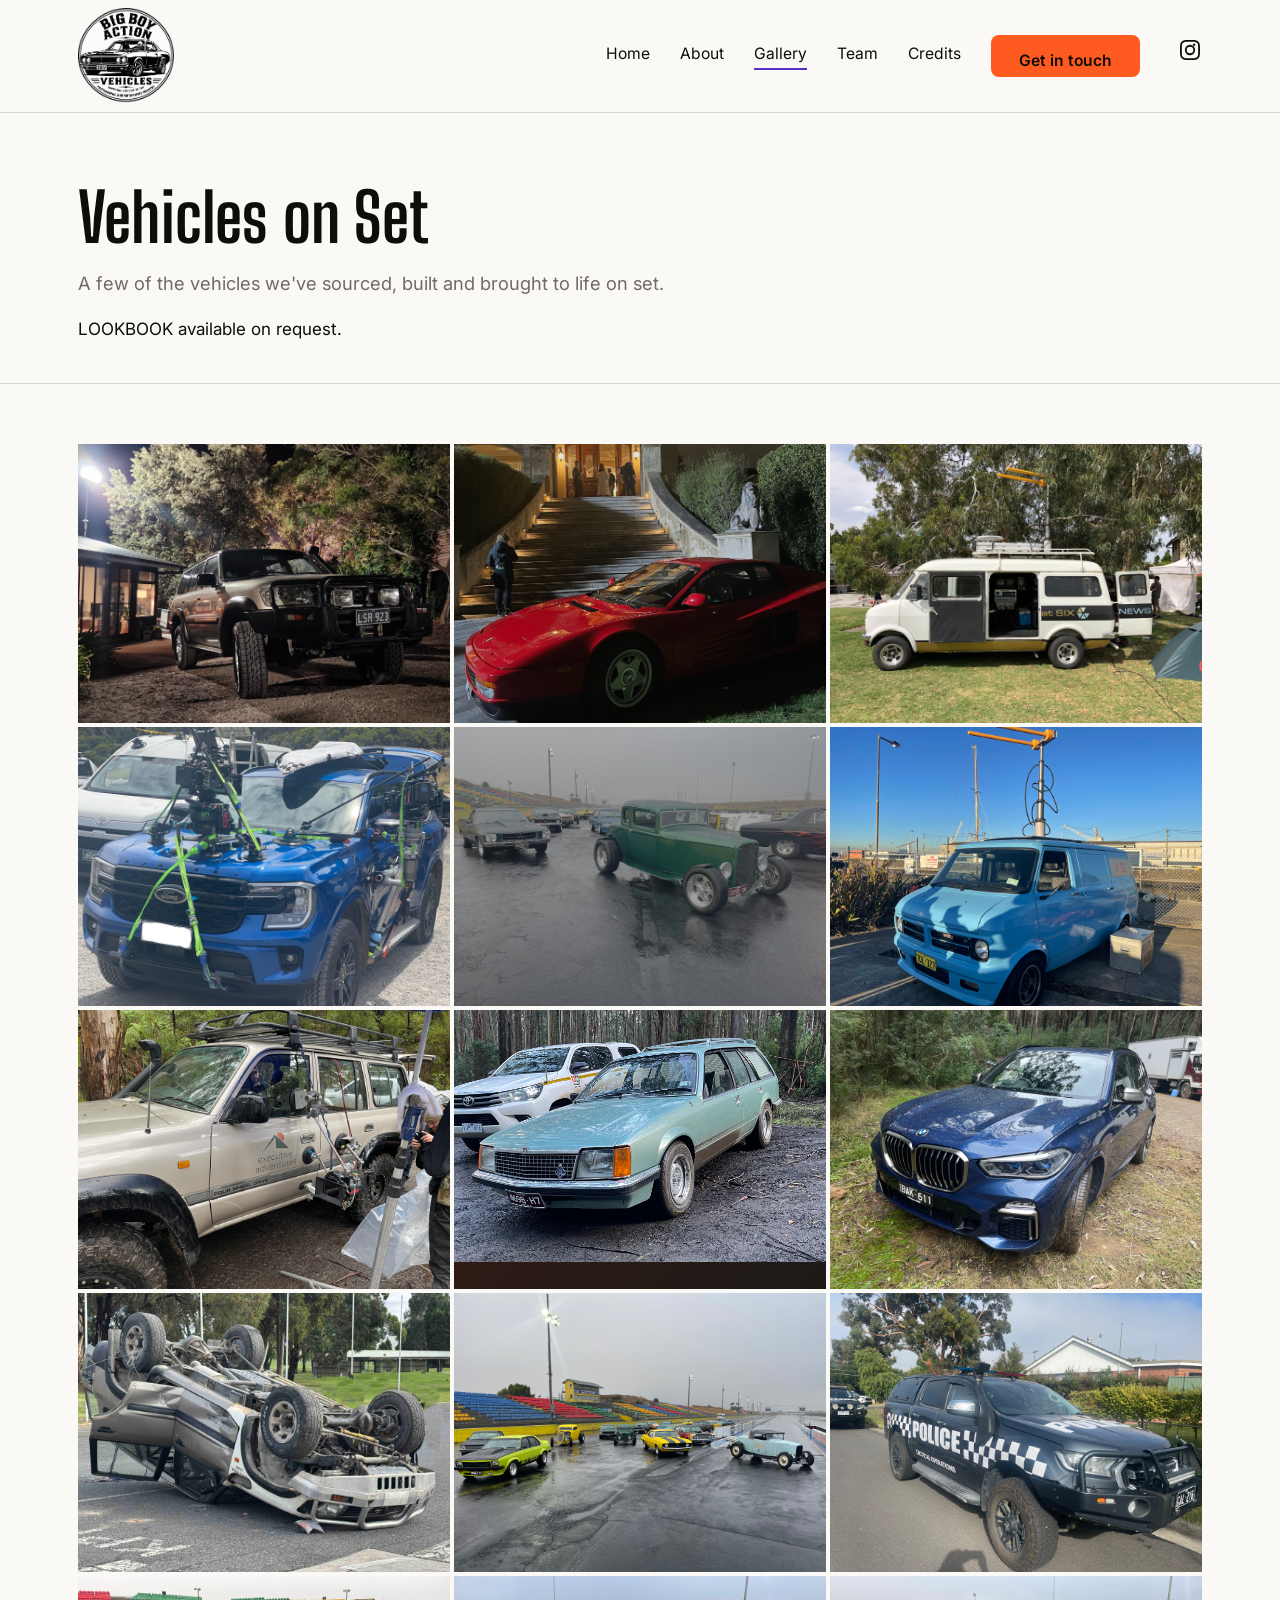
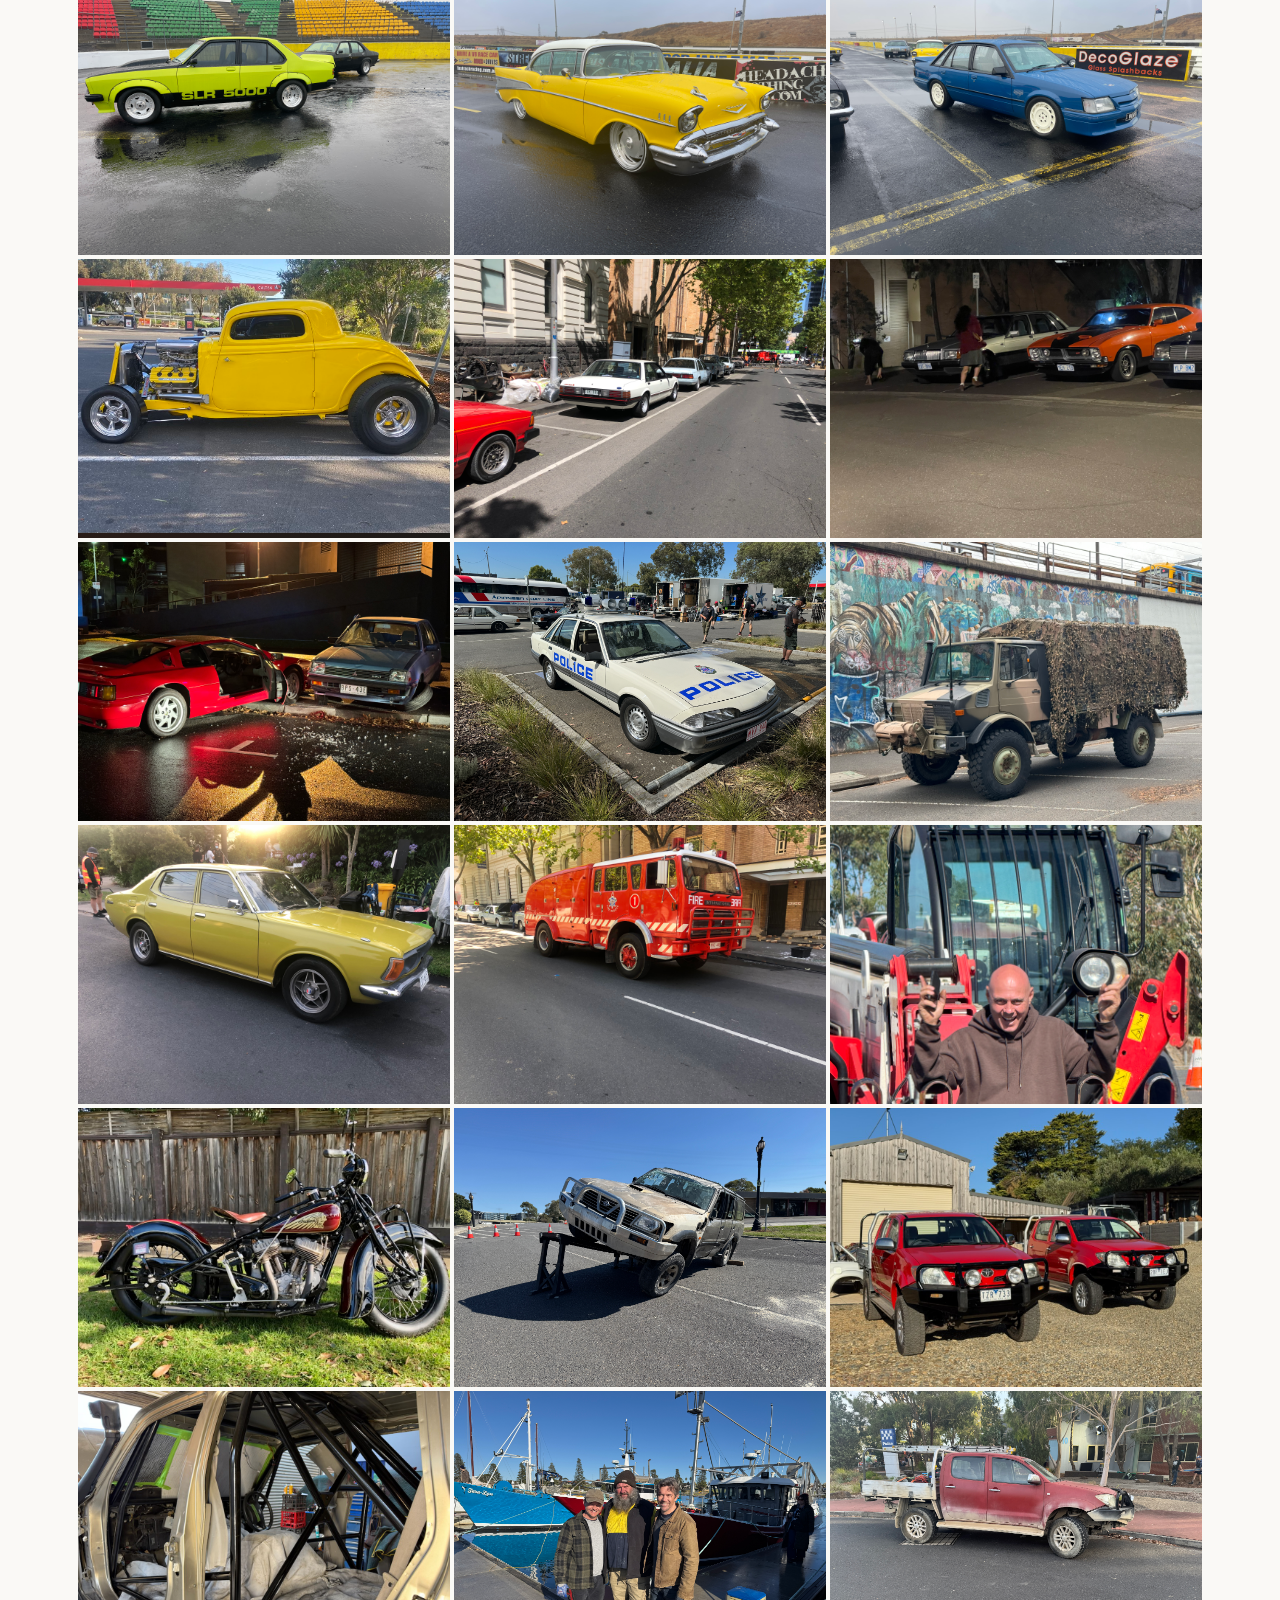
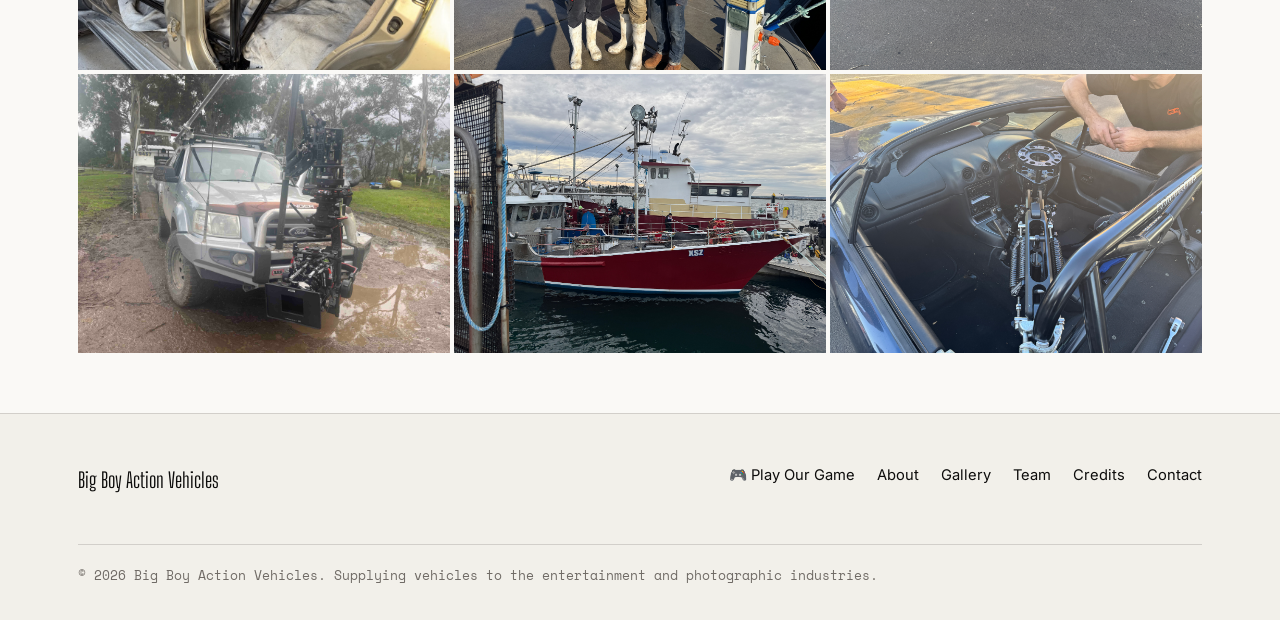
<file: gallery.html>
<!doctype html>
<html lang="en">
<head>
<meta charset="utf-8">
<meta name="viewport" content="width=device-width, initial-scale=1">
<title>Gallery — Big Boy Action Vehicles</title>
<meta name="description" content="A look at the Big Boy Action Vehicles vehicle.">
<link rel="preconnect" href="https://fonts.googleapis.com">
<link href="https://fonts.googleapis.com/css2?family=Big+Shoulders+Display:wght@600;700;800&family=Inter:wght@400;500;600;700&family=Space+Mono&display=swap" rel="stylesheet">
<link rel="stylesheet" href="styles.css">
</head>
<body>

<header class="site-header">
  <div class="wrap">
    <a href="index.html" class="logo"><img src="assets/logo-header.png" alt="Big Boy Action Vehicles"></a>
    <button class="nav-toggle" aria-label="Open menu" aria-expanded="false">
      <span></span>
    </button>
    <nav class="main-nav">
      <a href="index.html">Home</a>
      <a href="about.html">About</a>
      <a href="gallery.html" aria-current="page">Gallery</a>
      <a href="team.html">Team</a>
      <a href="credits.html">Credits</a>
      <a href="contact.html" class="btn btn-solid">Get in touch</a>
       <a href="https://www.instagram.com/bigboyactionvehicles" target="_blank" rel="noopener" aria-label="Instagram" class="ig-icon">
  <svg xmlns="http://www.w3.org/2000/svg" viewBox="0 0 24 24" width="24" height="24" fill="currentColor">
    <path d="M12 2c2.717 0 3.056.01 4.122.06 1.065.05 1.79.217 2.428.465a4.9 4.9 0 0 1 1.771 1.153 4.9 4.9 0 0 1 1.153 1.771c.248.637.415 1.363.465 2.428.05 1.066.06 1.405.06 4.122s-.01 3.056-.06 4.122c-.05 1.065-.217 1.79-.465 2.428a4.9 4.9 0 0 1-1.153 1.771 4.9 4.9 0 0 1-1.771 1.153c-.637.248-1.363.415-2.428.465-1.066.05-1.405.06-4.122.06s-3.056-.01-4.122-.06c-1.065-.05-1.79-.217-2.428-.465a4.9 4.9 0 0 1-1.771-1.153 4.9 4.9 0 0 1-1.153-1.771c-.248-.637-.415-1.363-.465-2.428C2.01 15.056 2 14.717 2 12s.01-3.056.06-4.122c.05-1.065.217-1.79.465-2.428A4.9 4.9 0 0 1 3.678 3.68 4.9 4.9 0 0 1 5.45 2.525c.637-.248 1.363-.415 2.428-.465C8.944 2.01 9.283 2 12 2zm0 1.802c-2.67 0-2.986.01-4.04.059-.976.045-1.505.207-1.858.344-.466.181-.8.398-1.15.748-.35.35-.567.684-.748 1.15-.137.353-.3.882-.344 1.857-.05 1.055-.059 1.37-.059 4.04s.01 2.986.059 4.04c.045.976.207 1.505.344 1.858.181.466.399.8.748 1.15.35.35.684.567 1.15.748.353.137.882.3 1.857.344 1.054.05 1.37.059 4.041.059s2.987-.01 4.04-.059c.976-.045 1.506-.207 1.858-.344.466-.181.8-.399 1.15-.748.35-.35.567-.684.748-1.15.137-.353.3-.882.344-1.857.05-1.055.059-1.37.059-4.041s-.01-2.986-.059-4.04c-.045-.976-.207-1.505-.344-1.858a3.1 3.1 0 0 0-.748-1.15 3.1 3.1 0 0 0-1.15-.748c-.353-.137-.882-.3-1.857-.344-1.055-.05-1.37-.059-4.041-.059zm0 3.063a5.135 5.135 0 1 1 0 10.27 5.135 5.135 0 0 1 0-10.27zm0 1.802a3.333 3.333 0 1 0 0 6.666 3.333 3.333 0 0 0 0-6.666zm5.338-1.977a1.2 1.2 0 1 1-2.4 0 1.2 1.2 0 0 1 2.4 0z"/>
  </svg>
</a>
    </nav>
  </div>
</header>

<section class="page-hero">
  <div class="wrap">
    <h1 style="font-size:clamp(2.4rem,6vw,4.2rem);">Vehicles on Set</h1>
    <p class="lede">A few of the vehicles we've sourced, built and brought to life on set. 
   </p> LOOKBOOK available on request. </p>
  </div>
</section>

<section class="section-tight">
  <div class="wrap">
    <div class="gallery-grid">
      <div class="gallery-item"><img src="images/IMG_LANDC.png" alt= "car"></div>
      <div class="gallery-item"><img src="images/IMG_RED.png" alt= "car"></div>
      <div class="gallery-item"><img src="images/IMG_2118.png" alt= "car"></div>
      <div class="gallery-item"><img src="images/IMG_2494.png" alt= "car"></div>
      <div class="gallery-item"><img src="images/IMG_3051.png" alt= "car"></div>
      <div class="gallery-item"><img src="images/BEDFORD WA.jpeg" alt= "car"></div>
      <div class="gallery-item"><img src="images/FORCE OF NATURE PATROL.jpeg" alt= "car"></div>
      <div class="gallery-item"><img src="images/FORCE OF NATURE VB 1.jpeg" alt= "car"></div>
      <div class="gallery-item"><img src="images/FORCE OF NATURE.jpeg" alt= "car"></div>
      <div class="gallery-item"><img src="images/PATROL TEST CRASH.jpg" alt= "car"></div>
      <div class="gallery-item"><img src="images/HUMAN ERROR 2.JPG" alt= "car"></div>
      <div class="gallery-item"><img src="images/HUMAN ERROR 3.JPG" alt= "car"></div>
      <div class="gallery-item"><img src="images/HUMAN ERROR CALDER .JPG" alt= "car"></div>
      <div class="gallery-item"><img src="images/HUMAN ERROR CHEVY.JPG" alt= "car"></div>
      <div class="gallery-item"><img src="images/HUMAN ERROR VL.JPG" alt= "car"></div>
      <div class="gallery-item"><img src="images/HUMAN ERROR.jpeg" alt= "car"></div>
      <div class="gallery-item"><img src="images/NEWSREADER 1.jpeg" alt= "car"></div>
      <div class="gallery-item"><img src="images/NEWSREADER 2 XB.jpeg" alt= "car"></div>
      <div class="gallery-item"><img src="images/NEWSREADER 3 LOTUS CRASH.JPG" alt= "car"></div>
      <div class="gallery-item"><img src="images/NEWSREADER 3 POLICE CAR.JPG" alt= "car"></div>
      <div class="gallery-item"><img src="images/NEWSREADER 3.JPG" alt= "car"></div>
      <div class="gallery-item"><img src="images/NEWSREADER DATSUN.jpeg" alt= "car"></div>
      <div class="gallery-item"><img src="images/NEWSREADER FIRE TRUCK 80S.jpeg" alt= "car"></div>
      <div class="gallery-item"><img src="images/IMG_0314.JPG" alt= "car"></div>
      <div class="gallery-item"><img src="images/Attachment 5.JPG" alt= "car"></div>
      <div class="gallery-item"><img src="images/IMG_0329.jpg" alt= "car"></div>
      <div class="gallery-item"><img src="images/IMG_4358.JPG" alt= "car"></div>
      <div class="gallery-item"><img src="images/IMG_5085.JPG" alt= "car1"></div>
      <div class="gallery-item"><img src="images/boat.JPG" alt= "car"></div>
      <div class="gallery-item"><img src="images/LAST SEEN - BAD GUY UTE.JPG" alt= "car"></div>
      <div class="gallery-item"><img src="images/FORCE OF NATURE RIG.jpg" alt= "car"></div>
      <div class="gallery-item"><img src="images/IMG_1462.JPG" alt= "car"></div>
      <div class="gallery-item"><img src="images/IMG_0129.JPG" alt= "car"></div>
    </div>
  </div>
</section>

<footer class="site-footer">
  <div class="wrap">
    <div class="foot-logo">Big Boy Action Vehicles</div>
    <nav>
    
      <a href="/driving-victoria.html">🎮 Play Our Game</a>
      <a href="about.html">About</a>
      <a href="gallery.html">Gallery</a>
      <a href="team.html">Team</a>
      <a href="credits.html">Credits</a>
      <a href="contact.html">Contact</a>
    </nav>
    <div class="fine">© <span id="year"></span> Big Boy Action Vehicles. Supplying vehicles to the entertainment and photographic industries.</div>
  </div>
</footer>

<script src="script.js"></script>
<script>document.getElementById("year").textContent = new Date().getFullYear();</script>
</body>
</html>
</file>
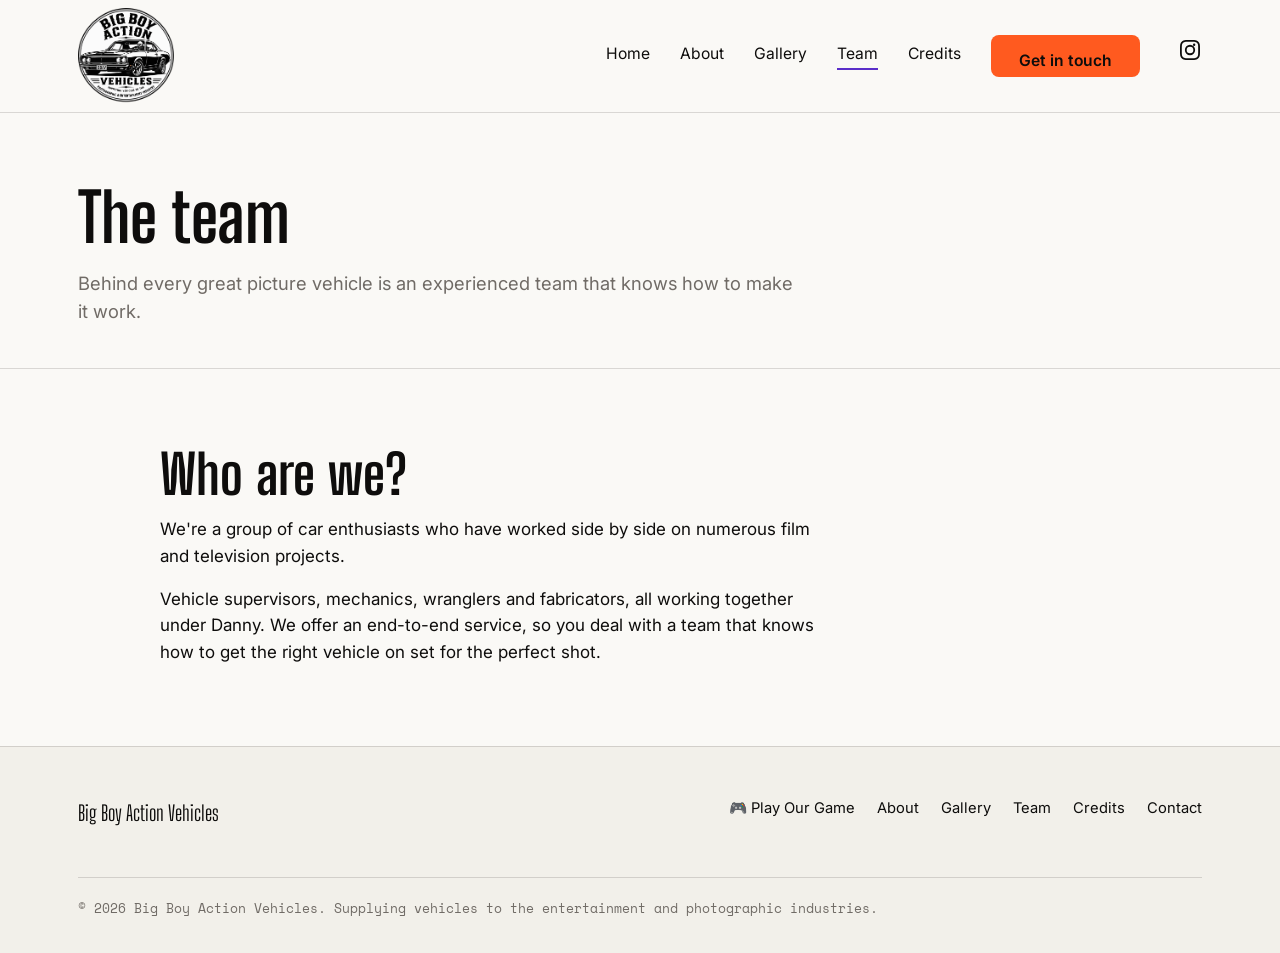
<file: team.html>
<!doctype html>
<html lang="en">
<head>
<meta charset="utf-8">
<meta name="viewport" content="width=device-width, initial-scale=1">
<title>Team — Big Boy Action Vehicles</title>
<meta name="description" content="Meet the Big Boy Action Vehicles team.">
<link rel="preconnect" href="https://fonts.googleapis.com">
<link href="https://fonts.googleapis.com/css2?family=Big+Shoulders+Display:wght@600;700;800&family=Inter:wght@400;500;600;700&family=Space+Mono&display=swap" rel="stylesheet">
<link rel="stylesheet" href="styles.css">
</head>
<body>

<header class="site-header">
  <div class="wrap">
    <a href="index.html" class="logo"><img src="assets/logo-header.png" alt="Big Boy Action Vehicles"></a>
    <button class="nav-toggle" aria-label="Open menu" aria-expanded="false">
      <span></span>
    </button>
    <nav class="main-nav">
      <a href="index.html">Home</a>
      <a href="about.html">About</a>
      <a href="gallery.html">Gallery</a>
      <a href="team.html" aria-current="page">Team</a>
      <a href="credits.html">Credits</a>
      <a href="contact.html" class="btn btn-solid">Get in touch</a>
       <a href="https://www.instagram.com/bigboyactionvehicles" target="_blank" rel="noopener" aria-label="Instagram" class="ig-icon">
  <svg xmlns="http://www.w3.org/2000/svg" viewBox="0 0 24 24" width="24" height="24" fill="currentColor">
    <path d="M12 2c2.717 0 3.056.01 4.122.06 1.065.05 1.79.217 2.428.465a4.9 4.9 0 0 1 1.771 1.153 4.9 4.9 0 0 1 1.153 1.771c.248.637.415 1.363.465 2.428.05 1.066.06 1.405.06 4.122s-.01 3.056-.06 4.122c-.05 1.065-.217 1.79-.465 2.428a4.9 4.9 0 0 1-1.153 1.771 4.9 4.9 0 0 1-1.771 1.153c-.637.248-1.363.415-2.428.465-1.066.05-1.405.06-4.122.06s-3.056-.01-4.122-.06c-1.065-.05-1.79-.217-2.428-.465a4.9 4.9 0 0 1-1.771-1.153 4.9 4.9 0 0 1-1.153-1.771c-.248-.637-.415-1.363-.465-2.428C2.01 15.056 2 14.717 2 12s.01-3.056.06-4.122c.05-1.065.217-1.79.465-2.428A4.9 4.9 0 0 1 3.678 3.68 4.9 4.9 0 0 1 5.45 2.525c.637-.248 1.363-.415 2.428-.465C8.944 2.01 9.283 2 12 2zm0 1.802c-2.67 0-2.986.01-4.04.059-.976.045-1.505.207-1.858.344-.466.181-.8.398-1.15.748-.35.35-.567.684-.748 1.15-.137.353-.3.882-.344 1.857-.05 1.055-.059 1.37-.059 4.04s.01 2.986.059 4.04c.045.976.207 1.505.344 1.858.181.466.399.8.748 1.15.35.35.684.567 1.15.748.353.137.882.3 1.857.344 1.054.05 1.37.059 4.041.059s2.987-.01 4.04-.059c.976-.045 1.506-.207 1.858-.344.466-.181.8-.399 1.15-.748.35-.35.567-.684.748-1.15.137-.353.3-.882.344-1.857.05-1.055.059-1.37.059-4.041s-.01-2.986-.059-4.04c-.045-.976-.207-1.505-.344-1.858a3.1 3.1 0 0 0-.748-1.15 3.1 3.1 0 0 0-1.15-.748c-.353-.137-.882-.3-1.857-.344-1.055-.05-1.37-.059-4.041-.059zm0 3.063a5.135 5.135 0 1 1 0 10.27 5.135 5.135 0 0 1 0-10.27zm0 1.802a3.333 3.333 0 1 0 0 6.666 3.333 3.333 0 0 0 0-6.666zm5.338-1.977a1.2 1.2 0 1 1-2.4 0 1.2 1.2 0 0 1 2.4 0z"/>
  </svg>
</a>
      
    </nav>
  </div>
</header>

<section class="page-hero">
  <div class="wrap">
    <h1 style="font-size:clamp(2.4rem,6vw,4.2rem);">The team</h1>
    <p class="lede">Behind every great picture vehicle is an experienced team that knows how to make it work.</p>
  </div>
</section>

<main>
  <h2>Who are we?</h2>
  </div>
  <p class="lede">
    We're a group of car enthusiasts who have worked side by side on
    numerous film and television projects.
  </p>
  <p>
    Vehicle supervisors, mechanics, wranglers and fabricators, all working
    together under Danny. We offer an end-to-end service, so you deal with a
    team that knows how to get the right vehicle on set for the perfect shot.
  </p>
</main>

<footer class="site-footer">
  <div class="wrap">
    <div class="foot-logo">Big Boy Action Vehicles</div>
    <nav>
      <a href="/driving-victoria.html">🎮 Play Our Game</a>
      <a href="about.html">About</a>
      <a href="gallery.html">Gallery</a>
      <a href="team.html">Team</a>
      <a href="credits.html">Credits</a>
      <a href="contact.html">Contact</a>
    </nav>
    <div class="fine">© <span id="year"></span> Big Boy Action Vehicles. Supplying vehicles to the entertainment and photographic industries.</div>
  </div>
</footer>

<script src="script.js"></script>
<script>document.getElementById("year").textContent = new Date().getFullYear();</script>
</body>
</html>
</file>
<file: styles.css>
/* ============================================
   BIG BOY ACTION VEHICLES — shared stylesheet
   ============================================ */

:root {
  --black: #0e0d0c;
  --white: #faf9f6;
  --paper: #f2f0ea;
  --gray: #706b66;
  --gray-light: #cfc9c1;
  --purple: #5a2ec9;
  --orange: #ff5a1f;

  --display: "Big Shoulders Display", sans-serif;
  --body: "Inter", sans-serif;
  --mono: "Space Mono", monospace;

  --edge: 1px solid rgba(14, 13, 12, 0.14);
  --edge-light: 1px solid rgba(250, 249, 246, 0.18);
  --max: 1180px;
}

* { box-sizing: border-box; }

html { scroll-behavior: smooth; }

body {
  margin: 0;
  background: var(--white);
  color: var(--black);
  font-family: var(--body);
  font-size: 17px;
  line-height: 1.55;
  -webkit-font-smoothing: antialiased;
}

img { max-width: 100%; display: block; }

a { color: inherit; }

h1, h2, h3 {
  font-family: var(--display);
  font-weight: 700;
  line-height: 0.92;
  margin: 0;
  letter-spacing: 0.2px;
}

h1 { font-size: clamp(3rem, 8vw, 6.5rem); }
h2 { font-size: clamp(2.1rem, 5vw, 3.4rem); }
h3 { font-size: clamp(1.3rem, 3vw, 1.7rem); }

p { max-width: 62ch; }

.wrap {
  max-width: var(--max);
  margin: 0 auto;
  padding: 0 28px;
}

/* focus visibility for accessibility */
a:focus-visible,
button:focus-visible,
input:focus-visible,
textarea:focus-visible,
select:focus-visible {
  outline: 3px solid var(--orange);
  outline-offset: 2px;
}

@media (prefers-reduced-motion: reduce) {
  html { scroll-behavior: auto; }
  * { animation: none !important; transition: none !important; }
}

/* ---------- header ---------- */

.site-header {
  position: sticky;
  top: 0;
  z-index: 50;
  background: var(--white);
  border-bottom: var(--edge);
}

.site-header .wrap {
  display: flex;
  align-items: center;
  justify-content: space-between;
  padding-top: 8px;
  padding-bottom: 8px;
}

.logo {
  text-decoration: none;
  color: var(--black);
  display: flex;
  align-items: center;
  line-height: 1;
}

.logo img {
  height: 1in;
  width: auto;
  display: block;
}

nav.main-nav {
  display: flex;
  align-items: center;
  gap: 30px;
}

nav.main-nav a {
  text-decoration: none;
  font-size: 0.98rem;
  color: var(--black);
  padding-bottom: 2px;
  border-bottom: 2px solid transparent;
}

nav.main-nav a:hover,
nav.main-nav a[aria-current="page"] {
  border-bottom-color: var(--purple);
}

.btn {
  display: inline-block;
  font-family: var(--body);
  font-weight: 600;
  font-size: 0.98rem;
  text-decoration: none;
  padding: 12px 26px;
  border: 2px solid var(--black);
  color: var(--black);
  background: transparent;
  cursor: pointer;
  transition: background 0.15s ease, color 0.15s ease, border-color 0.15s ease;
}

.btn:hover { background: var(--black); color: var(--white); }

.btn-solid {
  background: var(--orange);
  border-color: var(--orange);
  color: var(--white);
  border-radius: 8px;
}

.btn-solid:hover {
  background: var(--purple);
  border-color: var(--purple);
  color: var(--white);
}

.nav-toggle {
  display: none;
  background: none;
  border: none;
  cursor: pointer;
  padding: 6px;
}

.nav-toggle span,
.nav-toggle span::before,
.nav-toggle span::after {
  content: "";
  display: block;
  width: 26px;
  height: 2px;
  background: var(--black);
  position: relative;
  transition: transform 0.15s ease;
}
.nav-toggle span::before { position: absolute; top: -8px; }
.nav-toggle span::after { position: absolute; top: 8px; }

@media (max-width: 780px) {
  .nav-toggle { display: block; }
  nav.main-nav {
    position: absolute;
    top: 100%;
    left: 0;
    right: 0;
    background: var(--white);
    border-bottom: var(--edge);
    flex-direction: column;
    align-items: flex-start;
    gap: 0;
    padding: 10px 28px 22px;
    display: none;
  }
  nav.main-nav.open { display: flex; }
  nav.main-nav a { width: 100%; padding: 12px 0; border-bottom: 1px solid rgba(14,13,12,0.1); }
  nav.main-nav .btn { margin-top: 12px; }
}

/* ---------- hero ---------- */

.hero {
  position: relative;
  background: var(--black);
  color: var(--white);
  overflow: hidden;
  clip-path: polygon(0 0, 100% 0, 100% 92%, 0 100%);
}

.hero .wrap {
  display: grid;
  grid-template-columns: 1.15fr 0.85fr;
  gap: 40px;
  align-items: center;
  padding-top: 90px;
  padding-bottom: 130px;
}

.hero-copy .kicker {
  font-family: var(--mono);
  font-size: 0.85rem;
  color: var(--orange);
  margin: 0 0 18px;
}

.hero h1 { color: var(--white); }

.hero p.lede {
  color: var(--gray-light);
  font-size: 1.15rem;
  margin: 26px 0 34px;
  max-width: 46ch;
}

.hero-actions { display: flex; gap: 16px; flex-wrap: wrap; }

.hero .btn { border-color: var(--white); color: var(--white); }
.hero .btn:hover { background: var(--white); color: var(--black); }

.hero-art {
  position: relative;
  aspect-ratio: 4 / 5;
  background:
    linear-gradient(160deg, rgba(90,46,201,0.55), transparent 55%),
    linear-gradient(-20deg, rgba(255,90,31,0.5), transparent 50%),
    #1c1a18;
  border: var(--edge-light);
}

.hero-art::after {
  content: "Add a vehicle photo here";
  position: absolute;
  inset: 0;
  display: flex;
  align-items: center;
  justify-content: center;
  text-align: center;
  padding: 20px;
  font-family: var(--mono);
  font-size: 0.85rem;
  color: rgba(250,249,246,0.6);
}

.hero-art--filled::after { content: none; }

.hero-art--filled {
  display: flex;
  align-items: center;
  justify-content: center;
  padding: 8%;
  background: var(--black);
  border: none;
}

.hero-art--filled img {
  width: 100%;
  max-width: 620px;
  border-radius: 50%;
  box-shadow: 0 20px 60px rgba(0,0,0,0.45);
}

@media (max-width: 860px) {
  .hero .wrap { grid-template-columns: 1fr; padding-top: 60px; padding-bottom: 80px; }
  .hero-art { aspect-ratio: 16/10; }
}

/* ---------- highlight strip ---------- */

.strip {
  border-bottom: var(--edge);
  background: var(--paper);
}

.strip .wrap {
  display: flex;
  flex-wrap: wrap;
}

.strip .item {
  flex: 1 1 220px;
  padding: 26px 28px;
  border-left: var(--edge);
  font-size: 1rem;
  font-weight: 600;
}

.strip .item:first-child { border-left: none; }

/* ---------- generic sections ---------- */

.section { padding: 90px 0; }
.section-tight { padding: 60px 0; }

.section-head {
  display: flex;
  justify-content: space-between;
  align-items: flex-end;
  gap: 30px;
  margin-bottom: 46px;
  flex-wrap: wrap;
}

.section-head p { color: var(--gray); margin: 0; }

.page-hero {
  padding: 74px 0 24px;
  border-bottom: var(--edge);
}

.page-hero p.lede {
  color: var(--gray);
  font-size: 1.15rem;
  margin-top: 20px;
  max-width: 60ch;
}

/* ---------- about paragraph block ---------- */

.about-block {
  display: grid;
  grid-template-columns: 0.9fr 1.1fr;
  gap: 60px;
}

.about-block .pull {
  border-left: 4px solid var(--orange);
  padding-left: 22px;
  font-family: var(--display);
  font-size: 1.6rem;
  line-height: 1.15;
}

.about-block .copy p { font-size: 1.08rem; }

@media (max-width: 860px) {
  .about-block { grid-template-columns: 1fr; gap: 30px; }
}

/* ---------- gallery ---------- */

.gallery-grid {
  display: grid;
  grid-template-columns: repeat(3, 1fr);
  gap: 4px;
}

.gallery-item {
  position: relative;
  aspect-ratio: 4/3;
  background: #1c1a18;
  overflow: hidden;
}

.gallery-item:nth-child(6n+1) { background: linear-gradient(135deg, #201c33, #1c1a18); }
.gallery-item:nth-child(6n+2) { background: linear-gradient(135deg, #3a1c14, #1c1a18); }
.gallery-item:nth-child(6n+3) { background: linear-gradient(135deg, #1c1a18, #241d33); }
.gallery-item:nth-child(6n+4) { background: linear-gradient(135deg, #331d16, #1c1a18); }
.gallery-item:nth-child(6n+5) { background: linear-gradient(135deg, #1c1a18, #2a1a3a); }
.gallery-item:nth-child(6n+6) { background: linear-gradient(135deg, #1c1a18, #3a2312); }

.gallery-item span {
  position: absolute;
  inset: 0;
  display: flex;
  align-items: center;
  justify-content: center;
  text-align: center;
  padding: 16px;
  font-family: var(--mono);
  font-size: 0.78rem;
  color: rgba(250,249,246,0.55);
}

@media (max-width: 780px) {
  .gallery-grid { grid-template-columns: repeat(2, 1fr); }
}

/* ---------- team ---------- */




@media (max-width: 780px) {
  .team-grid { grid-template-columns: 1fr; }
  .team-grid .team-card { border-left: none; }
}

/* ---------- credits (film-credits styling) ---------- */

.credits-roll {
  background: var(--black);
  color: var(--white);
}

.credits-roll .section { padding: 80px 0 100px; }

.credit-block { margin-bottom: 46px; }

.credit-block .role {
  font-family: var(--mono);
  font-size: 0.8rem;
  color: var(--orange);
  text-transform: lowercase;
  margin-bottom: 10px;
  display: block;
}

.credit-block ul {
  list-style: none;
  margin: 0;
  padding: 0;
  columns: 2;
  column-gap: 40px;
}

.credit-block li {
  font-family: var(--display);
  font-size: 1.4rem;
  padding: 6px 0;
  border-bottom: 1px solid rgba(250,249,246,0.12);
  break-inside: avoid;
}

@media (max-width: 700px) {
  .credit-block ul { columns: 1; }
}

/* ---------- contact form ---------- */

.contact-layout {
  display: grid;
  grid-template-columns: 0.9fr 1.1fr;
  gap: 60px;
}

.contact-info .detail { margin-bottom: 22px; }
.contact-info .detail .label {
  font-family: var(--mono);
  font-size: 0.78rem;
  color: var(--gray);
  display: block;
  margin-bottom: 4px;
}

form.enquiry { display: grid; gap: 20px; }

.field { display: grid; gap: 6px; }

.field label { font-size: 0.92rem; font-weight: 600; }

.field input,
.field select,
.field textarea {
  font-family: var(--body);
  font-size: 1rem;
  padding: 13px 14px;
  border: 2px solid var(--black);
  background: var(--white);
  color: var(--black);
  width: 100%;
}

.field textarea { min-height: 130px; resize: vertical; }

.form-note {
  font-size: 0.88rem;
  color: var(--gray);
  margin-top: -6px;
}

.form-success {
  border: 2px solid var(--black);
  padding: 26px;
  font-family: var(--display);
  font-size: 1.3rem;
  display: none;
}

@media (max-width: 860px) {
  .contact-layout { grid-template-columns: 1fr; gap: 34px; }
}

/* ---------- footer ---------- */

.site-footer {
  border-top: var(--edge);
  background: var(--paper);
  padding: 50px 0 34px;
}

.site-footer .wrap {
  display: flex;
  justify-content: space-between;
  flex-wrap: wrap;
  gap: 24px;
}

.site-footer .foot-logo {
  font-family: var(--display);
  font-size: 1.3rem;
}

.site-footer nav {
  display: flex;
  gap: 22px;
  flex-wrap: wrap;
}

.site-footer nav a { text-decoration: none; font-size: 0.92rem; }

.site-footer .fine {
  width: 100%;
  margin-top: 24px;
  padding-top: 20px;
  border-top: var(--edge);
  font-size: 0.82rem;
  color: var(--gray);
  font-family: var(--mono);
}
.photo-strip {
  margin: 0;
  padding: 0;
  background: #121214;
  line-height: 0;
}
.photo-strip img {
  display: block;
  width: 100%;
  height: clamp(220px, 40vw, 480px);
  object-fit: cover;
  object-position: 60% 60%;
}
main {
  max-width: 1000px;
  margin: 0 auto;
  padding: 2rem 1.25rem 4rem;
}

.team-member {
  display: flex;
  align-items: flex-start;
  gap: 2rem;
  margin-bottom: 3rem;
}

.team-member img {
  width: 260px;
  height: 320px;
  object-fit: cover;
  object-position: top center;
  border-radius: 12px;
  flex-shrink: 0;
}

.team-member h3 {
  margin: 0 0 .25rem;
}

.team-member .role {
  margin: 0 0 1rem;
  color: #e8501a;
  font-weight: 600;
}

main h2 {
  margin: 3rem 0 1rem;
}

/* Stack on phones */
@media (max-width: 700px) {
  .team-member {
    flex-direction: column;
  }
  .team-member img {
    width: 100%;
    height: auto;
    max-height: 380px;
  }
}
</file>
